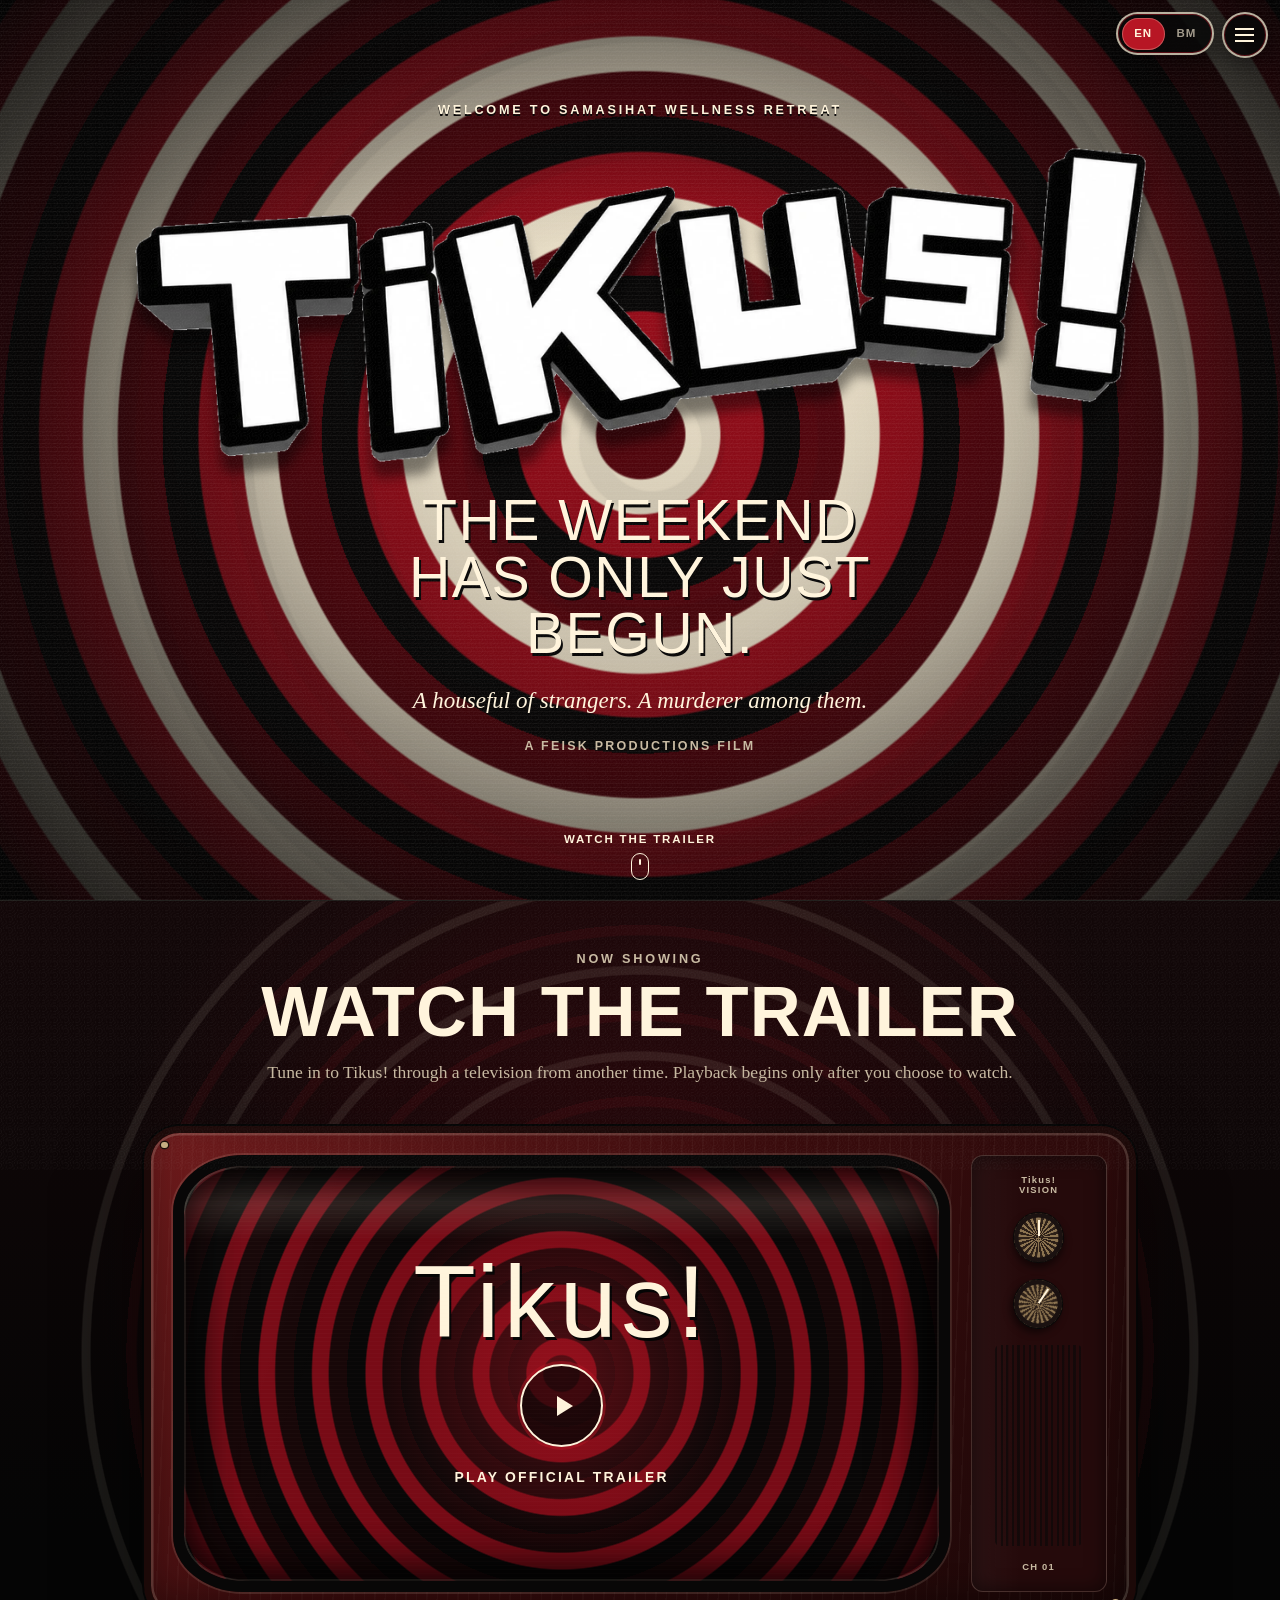
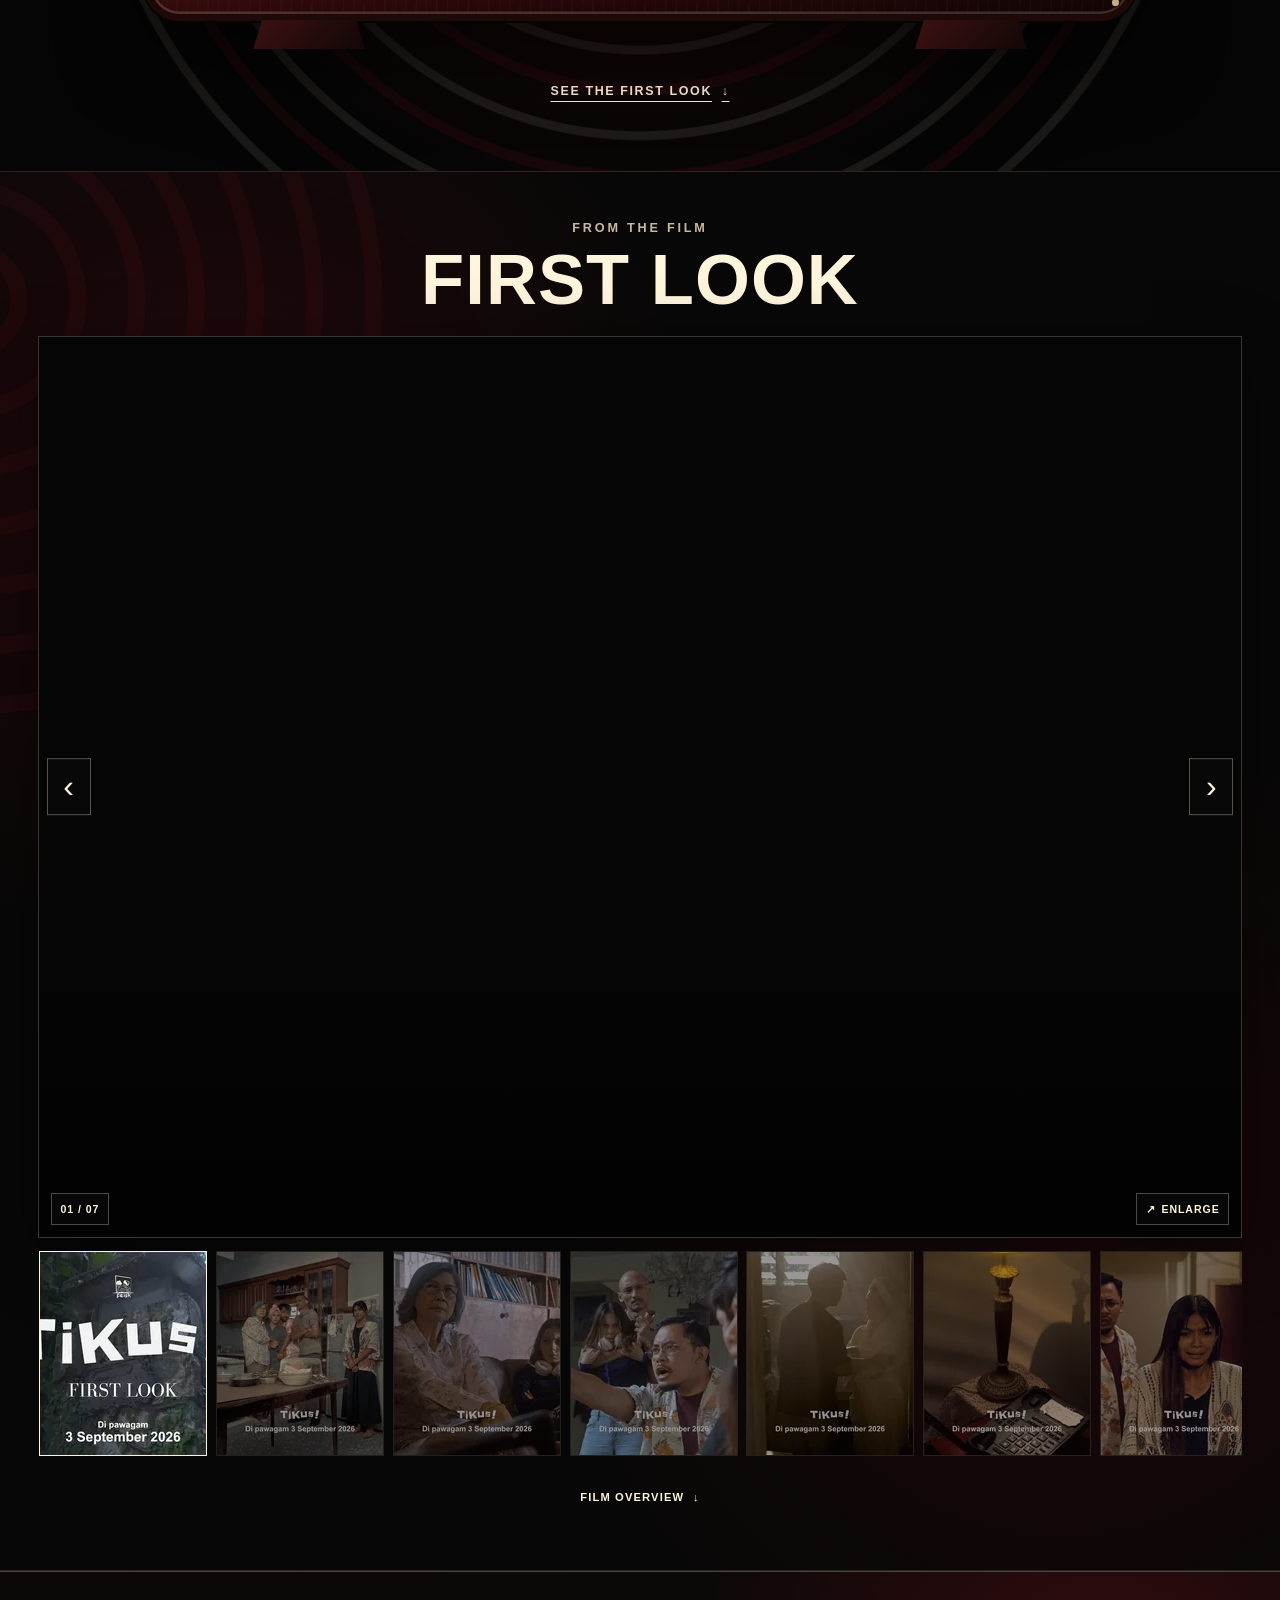
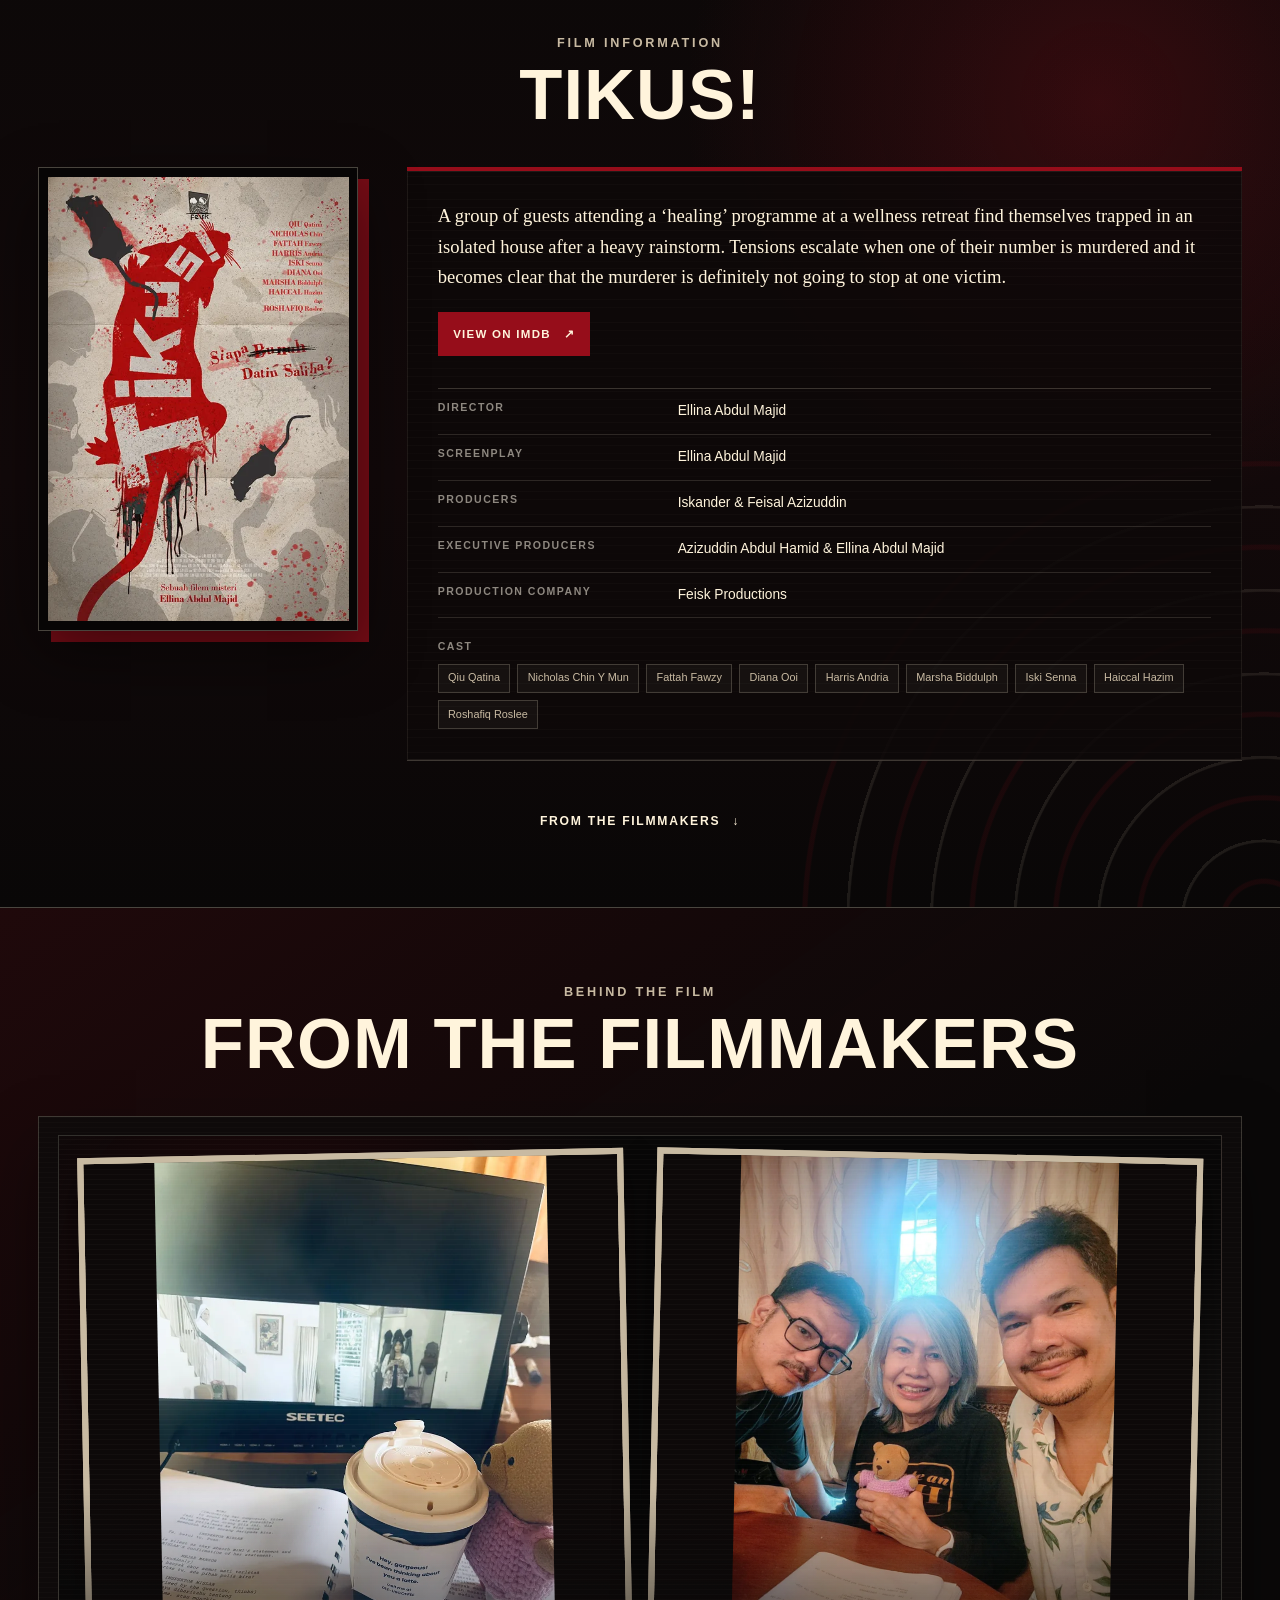
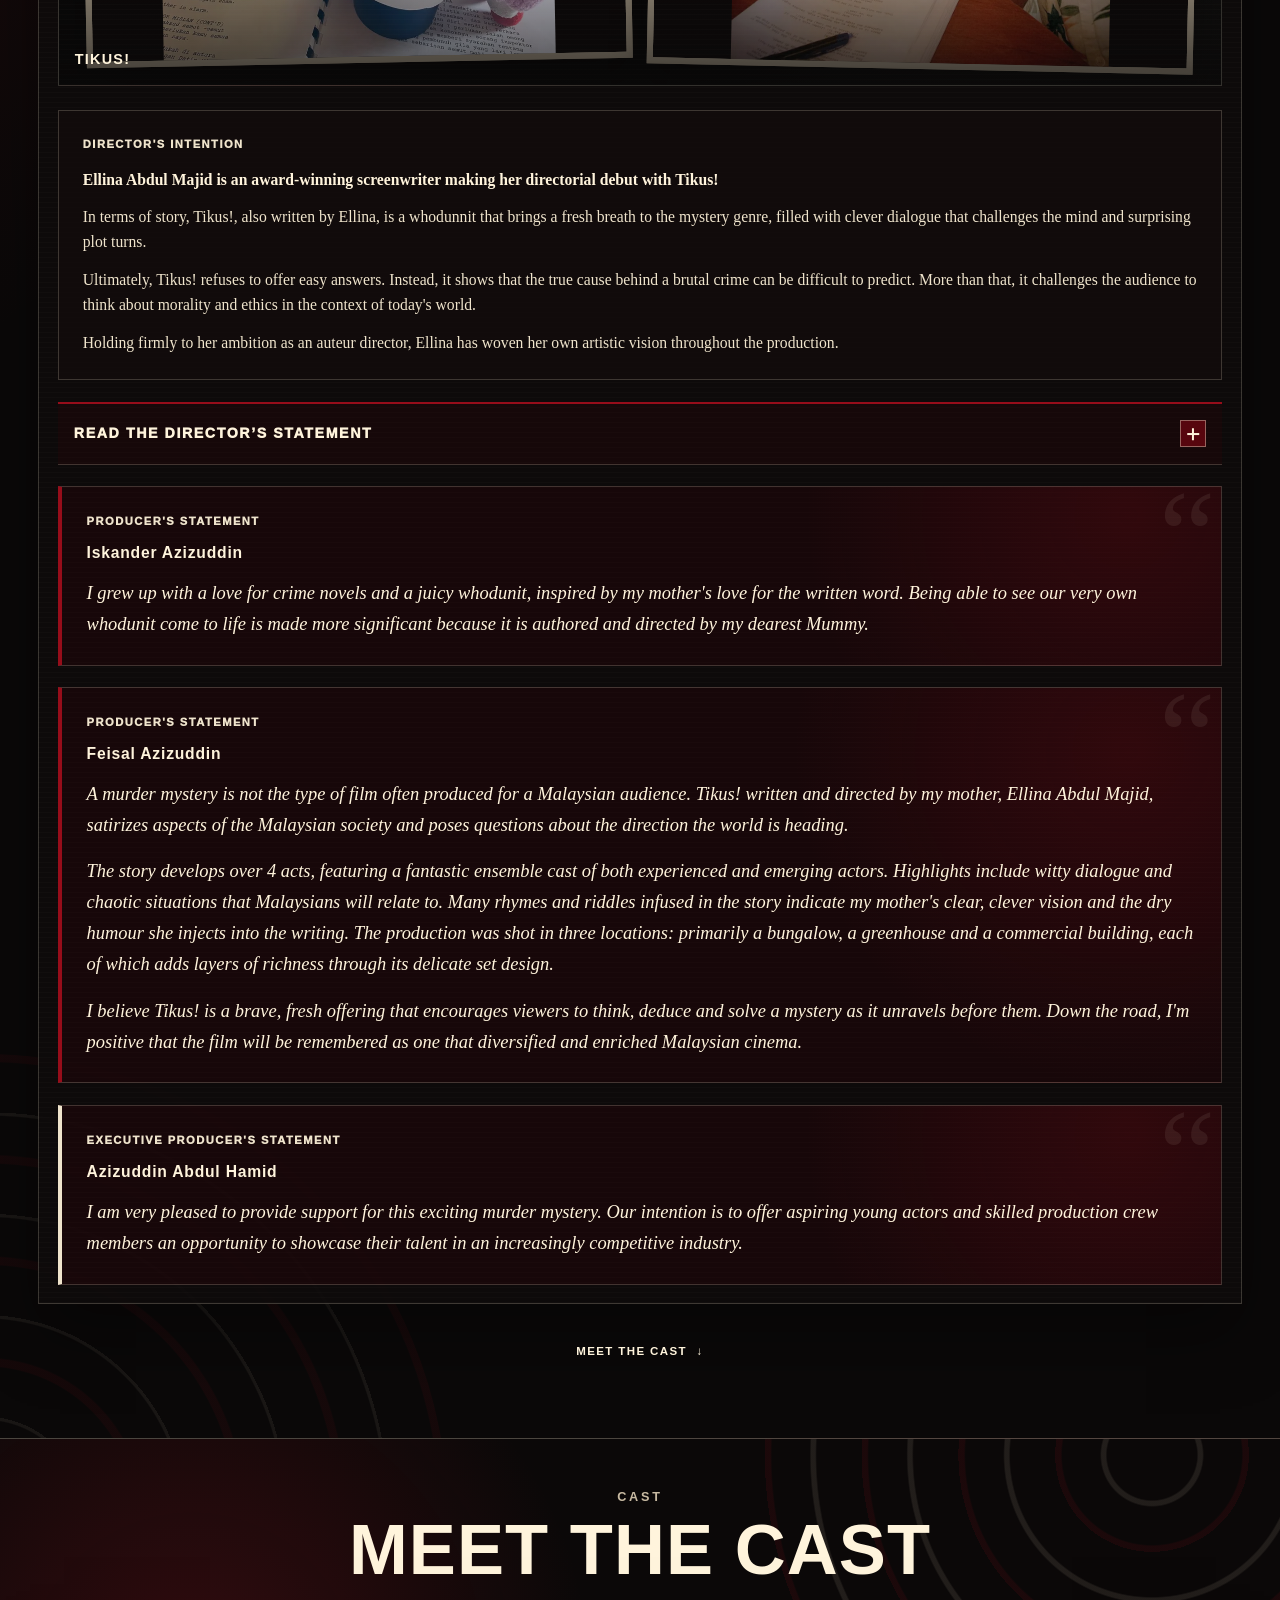
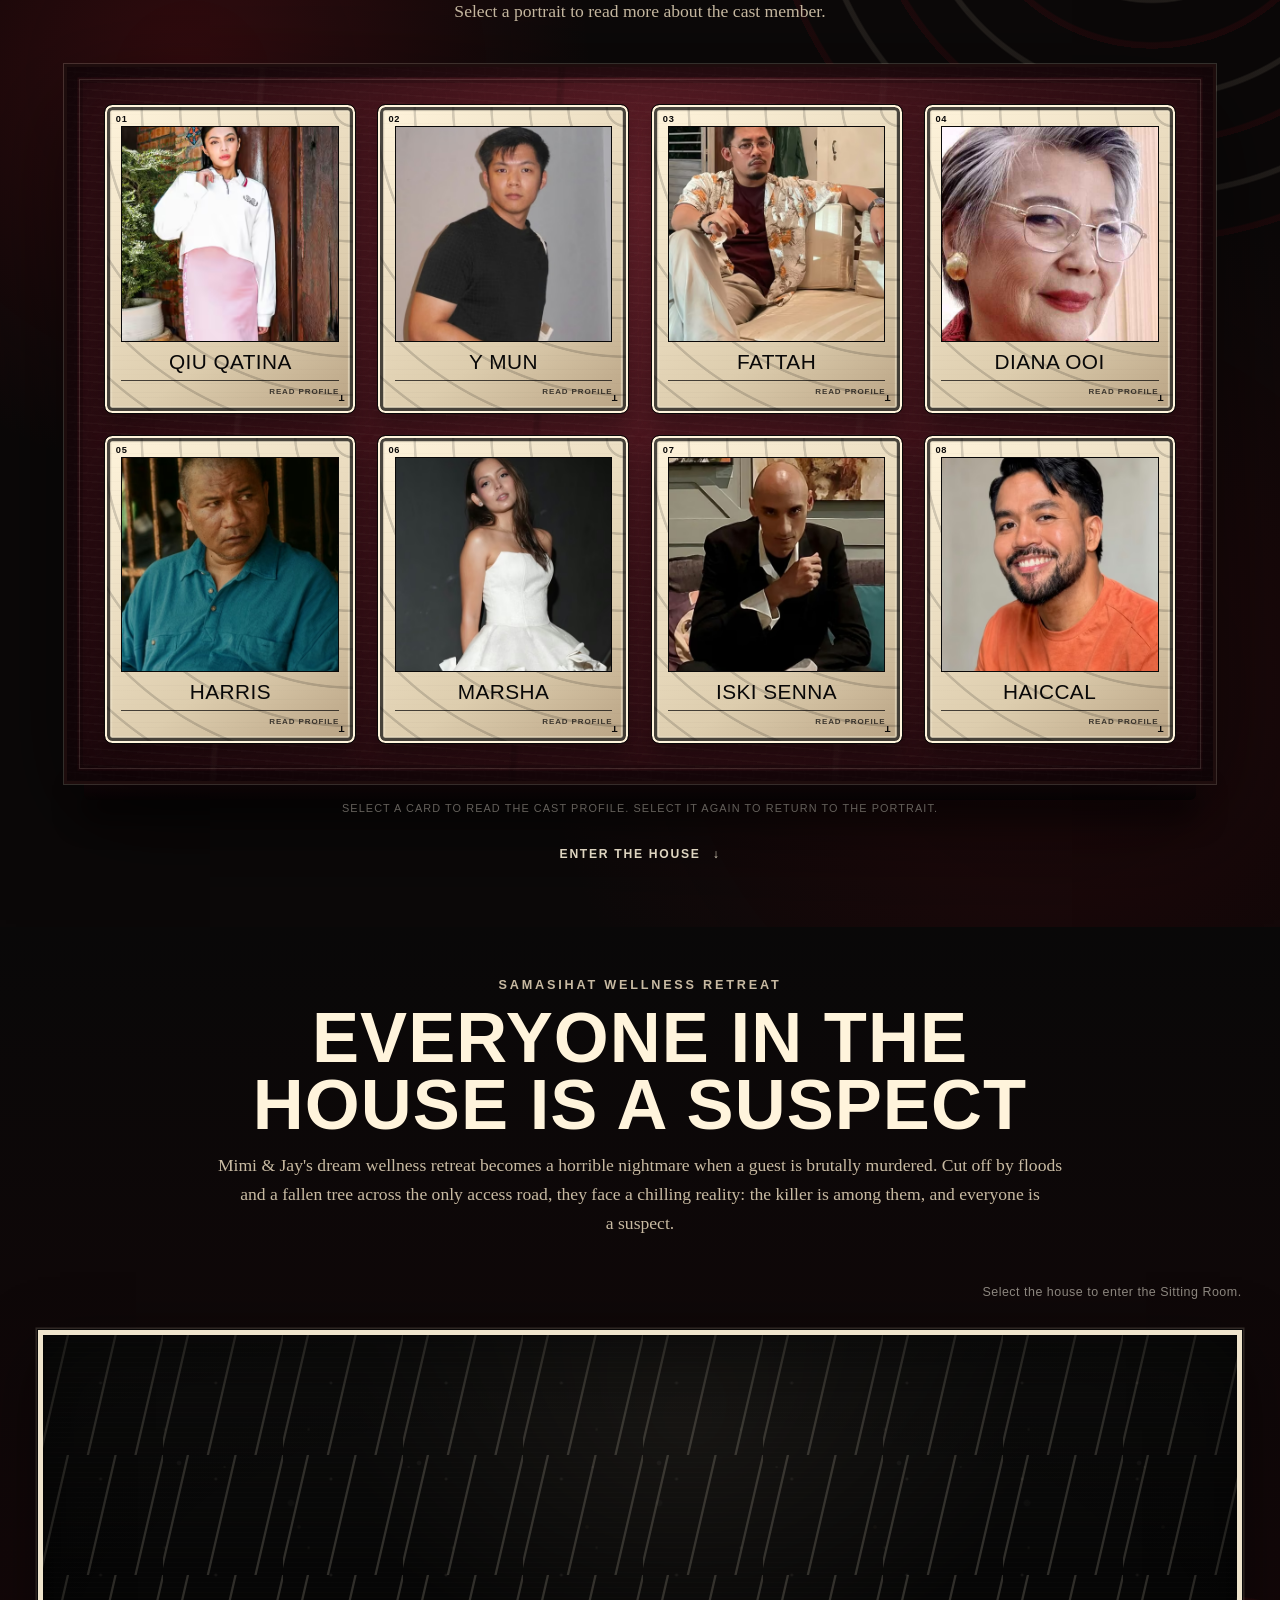
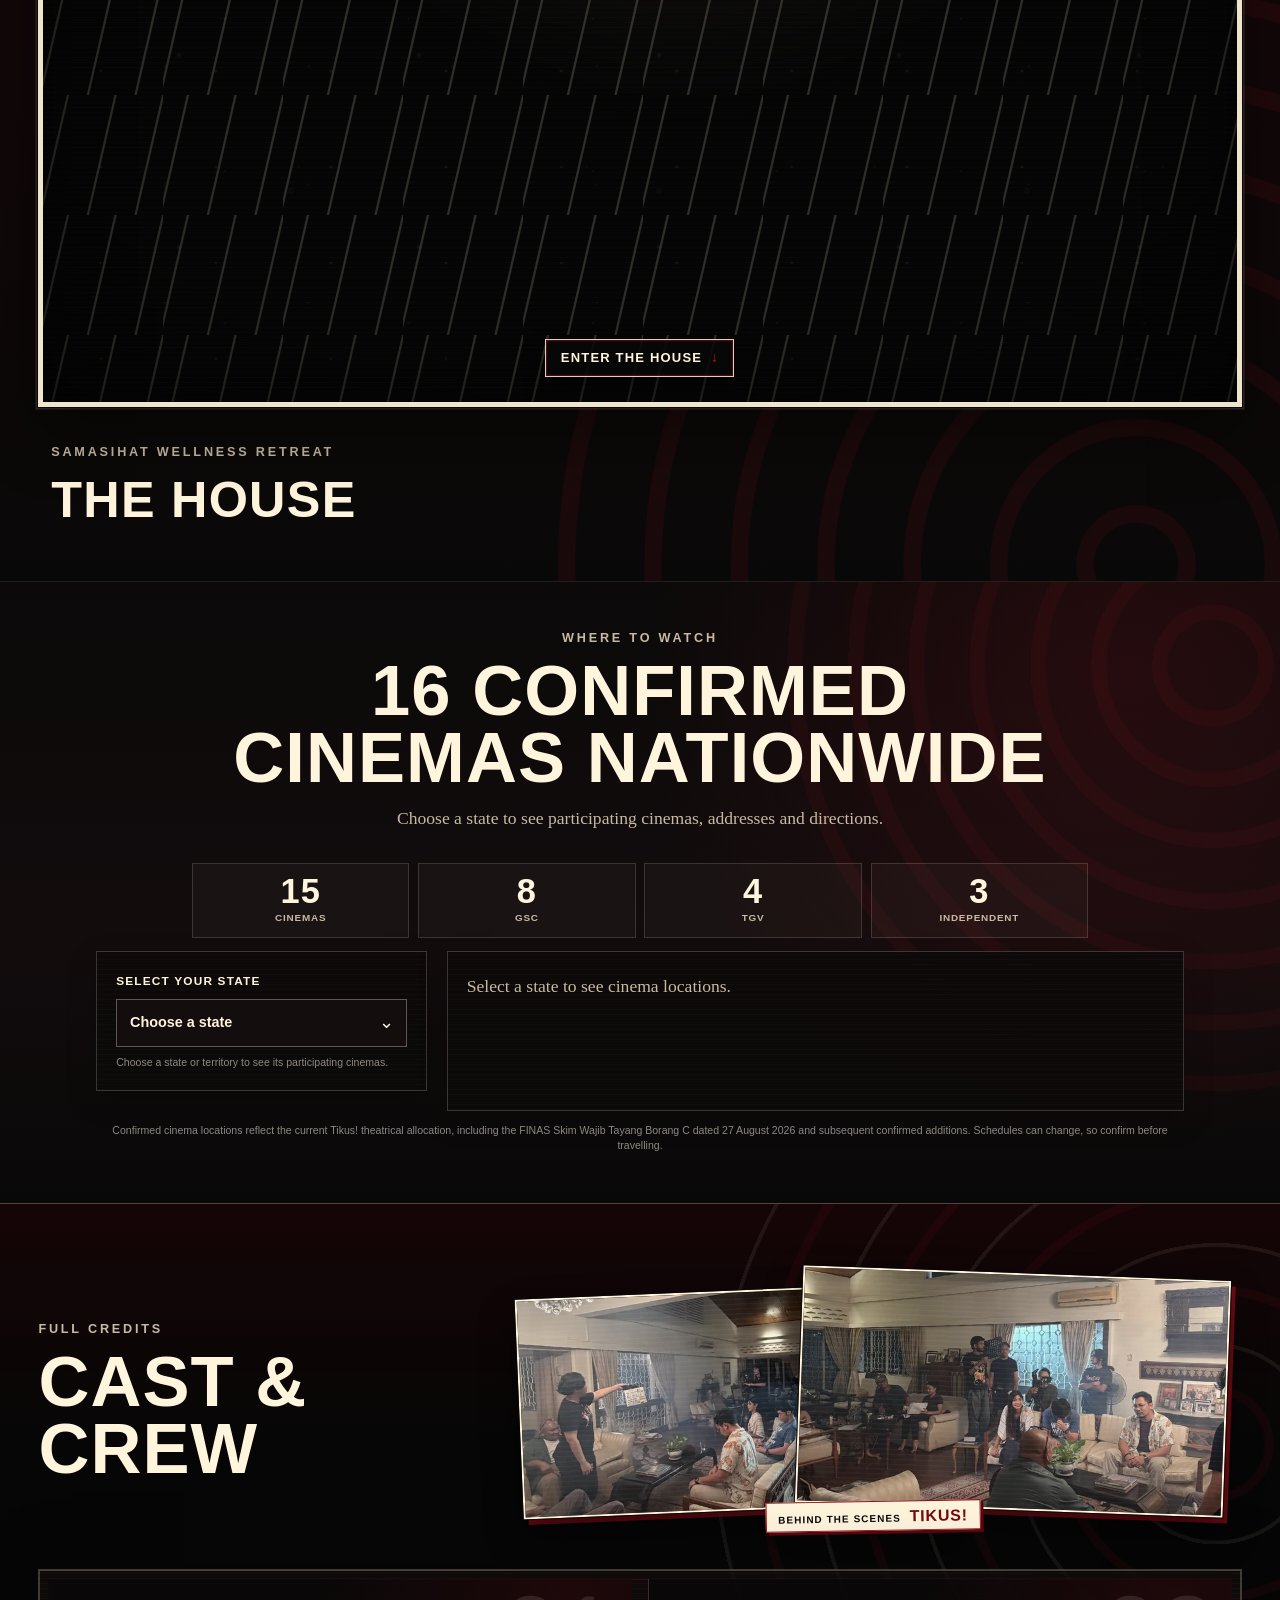
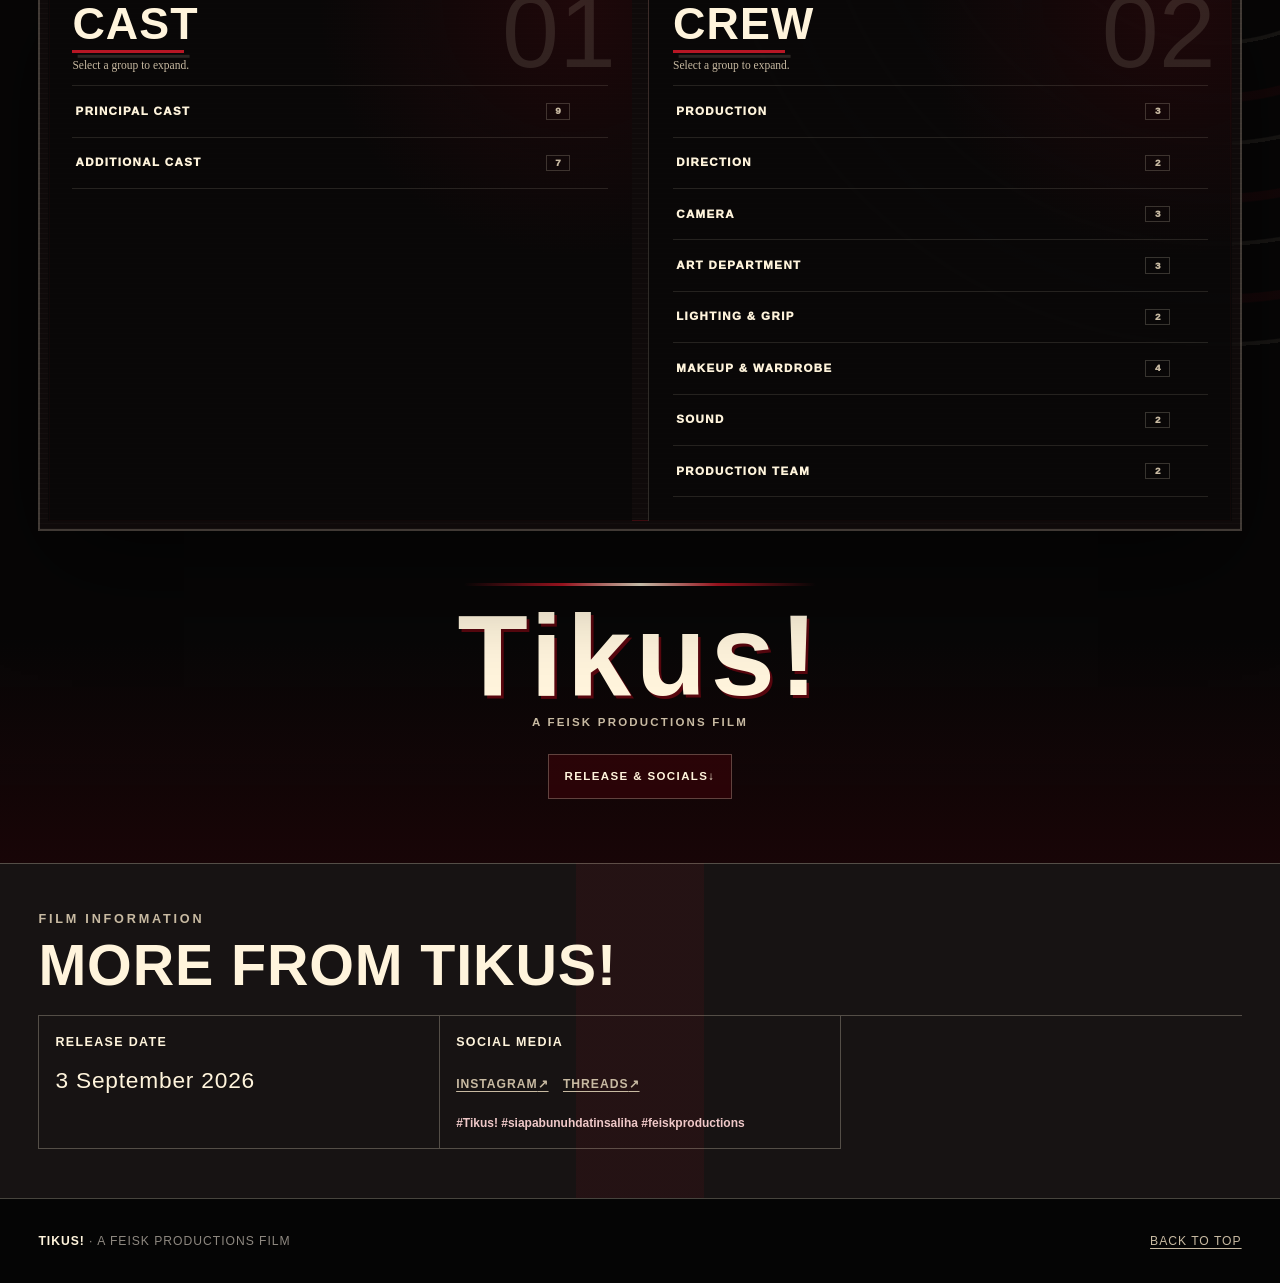
<file: index.html>
<!DOCTYPE html>

<html lang="en">
<head>
<meta charset="utf-8"/>
<meta content="width=device-width, initial-scale=1, viewport-fit=cover" name="viewport"/>
<meta content="#870b17" name="theme-color"/>
<meta content="dark" name="color-scheme"/>
<meta content="Enter Samasihat Wellness Retreat in the official interactive microsite for Tikus!, a Feisk Productions film." data-i18n-content="meta.description" name="description"/>
<title>Tikus! — Official Film Microsite</title>
<link as="image" href="assets/images/title/tikus-title-1200.webp" imagesizes="min(82vw, 74rem)" imagesrcset="assets/images/title/tikus-title-720.webp 720w, assets/images/title/tikus-title-1200.webp 1200w" rel="preload" type="image/webp"/>
<link as="image" href="assets/images/scenes/samasihat-house-exterior-1600.avif" imagesizes="(max-width: 62rem) calc(100vw - 2rem), min(88vw, 100rem)" imagesrcset="assets/images/scenes/samasihat-house-exterior-960.avif 960w, assets/images/scenes/samasihat-house-exterior-1600.avif 1600w" rel="preload" type="image/avif"/>
<script>try{const l=localStorage.getItem('tikus-language-v1');if(l==='ms'||l==='en'){document.documentElement.lang=l;document.documentElement.dataset.language=l;}}catch(e){}</script><link href="css/styles.css" rel="stylesheet"/>
<link href="css/animations.css" rel="stylesheet"/>
<link href="css/arcade.css" rel="stylesheet"/>
<link href="css/tikus-rush.css" rel="stylesheet"/>
<link href="css/tikus-beat.css" rel="stylesheet"/>
<link href="css/tikus-slider.css" rel="stylesheet"/>
<script defer src="js/content-data.js"></script>
<script defer src="js/language-controller.js"></script>
<script defer src="js/analytics.js"></script>
<script defer src="js/navigation-controller.js"></script>
<script defer src="js/credits-controller.js"></script>
<script defer src="js/cinema-data.js"></script>
<script defer src="js/cinema-controller.js"></script>
<script defer src="js/gallery-controller.js"></script>
<script defer src="js/modal-controller.js"></script>
<script defer src="js/scene-controller.js"></script>
<script defer src="js/app.js"></script>
<script defer src="js/tikus-rush-game.js"></script>
<script defer src="js/tikus-beat-game.js"></script>
<script defer src="js/tikus-slider-game.js"></script>
<script defer src="js/arcade-controller.js"></script>
</head>
<body><div class="site-controls" data-dialog-inert="" data-site-controls>
<button aria-checked="false" aria-label="Language: English. Switch to Bahasa Malaysia." class="language-switch" data-language-toggle="" role="switch" type="button"><span aria-hidden="true" class="language-switch__option" data-language-option="en">EN</span><span aria-hidden="true" class="language-switch__option" data-language-option="ms">BM</span></button>
<button aria-controls="site-navigation" aria-expanded="false" aria-label="Open navigation menu" class="menu-toggle" data-menu-toggle data-i18n-aria-label="nav.open" type="button"><span aria-hidden="true" class="menu-toggle__icon"><i></i><i></i><i></i></span><span class="visually-hidden" data-i18n="nav.menu">Menu</span></button>
<nav aria-label="Main navigation" class="site-navigation" data-i18n-aria-label="nav.label" data-site-navigation hidden id="site-navigation">
<div class="site-navigation__inner">
<p class="site-navigation__eyebrow" data-i18n="nav.explore">Explore Tikus!</p>
<a data-nav-link data-i18n="nav.home" href="#main-content">Home</a>
<a data-nav-link data-i18n="nav.trailer" href="#trailer">Trailer</a>
<a data-nav-link data-i18n="nav.firstLook" href="#first-look">First Look</a>
<a data-nav-link data-i18n="nav.filmOverview" href="#film-overview">Film Overview</a>
<a data-nav-link data-i18n="nav.director" href="#director-intention">From the Filmmakers</a>
<a data-nav-link data-i18n="nav.cast" href="#cast">Meet the Cast</a>
<a data-nav-link data-i18n="nav.house" href="#explorer">House &amp; Games</a>
<a data-nav-link data-i18n="nav.cinemas" href="#cinemas">Cinema Locations</a>
<a data-nav-link data-i18n="nav.credits" href="#credits">Credits</a>
<a data-nav-link data-i18n="nav.release" href="#more-from-tikus">Release &amp; Socials</a>
</div>
</nav>
</div>
<a class="skip-link" data-i18n="site.skipExplorer" href="#explorer">Skip to the house explorer</a>
<div aria-hidden="true" class="page-grain"></div>
<main data-dialog-inert="" id="main-content">
<section aria-labelledby="hero-title" class="hero">
<div aria-hidden="true" class="hero__rings"></div>
<div aria-hidden="true" class="hero__shade"></div>
<div class="hero__content">
<p class="eyebrow hero__eyebrow" data-i18n="hero.welcome">Welcome to Samasihat Wellness Retreat</p>
<h1 class="hero__title" id="hero-title">
<picture>
<source sizes="min(82vw, 74rem)" srcset="assets/images/title/tikus-title-720.webp 720w, assets/images/title/tikus-title-1200.webp 1200w" type="image/webp"/>
<img alt="Tikus!" decoding="async" fetchpriority="high" height="392" sizes="min(82vw, 74rem)" src="assets/images/title/tikus-title-1200.png" srcset="assets/images/title/tikus-title-720.png 720w, assets/images/title/tikus-title-1200.png 1200w" width="1200"/>
</picture>
</h1>
<p class="hero__headline" data-i18n="hero.headline">The weekend has only just begun.</p>
<p class="hero__support" data-i18n="hero.support">A houseful of strangers. A murderer among them.</p>
<p class="hero__credit" data-i18n="site.feiskFilm">A Feisk Productions film</p>
</div>
<a aria-label="Scroll to watch the trailer" class="scroll-cue" data-i18n-aria-label="hero.scrollTrailer" href="#trailer">
<span data-i18n="hero.watchTrailer">Watch the trailer</span>
<span aria-hidden="true" class="scroll-cue__mark"></span>
</a>
</section>
<section aria-labelledby="trailer-title" class="trailer-section" id="trailer">
<div aria-hidden="true" class="trailer-section__rings"></div>
<header class="section-heading trailer-section__heading">
<p class="eyebrow" data-i18n="trailer.nowShowing">Now showing</p>
<h2 data-i18n="trailer.heading" id="trailer-title">Watch the trailer</h2>
<p data-i18n="trailer.description">Tune in to Tikus! through a television from another time. Playback begins only after you choose to watch.</p>
</header>
<div aria-label="Retro television trailer player" class="retro-tv" data-i18n-aria-label="trailer.playerLabel">
<div class="retro-tv__cabinet">
<button aria-controls="trailer-dialog" aria-haspopup="dialog" class="retro-tv__screen" data-trailer-open="" type="button">
<span aria-hidden="true" class="retro-tv__screen-art">
<span class="retro-tv__signal">Tikus!</span>
<span class="retro-tv__play-mark"></span>
<span class="retro-tv__screen-label" data-i18n="trailer.playOfficial">Play official trailer</span>
</span>
<span class="visually-hidden" data-i18n="trailer.playOfficialAria">Play the official Tikus! trailer</span>
</button>
<div aria-hidden="true" class="retro-tv__panel">
<span class="retro-tv__brand">Tikus!<br/>VISION</span>
<span class="retro-tv__knob retro-tv__knob--channel"></span>
<span class="retro-tv__knob retro-tv__knob--volume"></span>
<span class="retro-tv__speaker"></span>
<span class="retro-tv__channel">CH 01</span>
</div>
</div>
<div aria-hidden="true" class="retro-tv__feet">
<span></span>
<span></span>
</div>
</div>
<a class="trailer-section__continue" href="#first-look"><span data-i18n="trailer.firstLook">See the first look</span><span aria-hidden="true">↓</span></a>
</section>
<section aria-labelledby="gallery-title" class="gallery-section" id="first-look">
<div aria-hidden="true" class="gallery-section__rings"></div>
<header class="section-heading gallery-section__heading">
<p class="eyebrow" data-i18n="gallery.eyebrow">From the film</p>
<h2 data-i18n="gallery.heading" id="gallery-title">FIRST LOOK</h2>
</header>
<div class="gallery-shell" data-gallery>
<div class="gallery-feature">
<button aria-haspopup="dialog" aria-label="Open still 1 of 7 larger" class="gallery-feature__button" data-gallery-feature type="button">
<picture>
<source data-gallery-feature-webp sizes="(max-width: 48rem) calc(100vw - 2rem), min(88vw, 78rem)" srcset="assets/images/gallery/tikus-first-look-1-960.webp 960w, assets/images/gallery/tikus-first-look-1-1600.webp 1600w" type="image/webp"/>
<img alt="Tikus! first-look film still." data-gallery-feature-image decoding="async" height="900" loading="lazy" sizes="(max-width: 48rem) calc(100vw - 2rem), min(88vw, 78rem)" src="assets/images/gallery/tikus-first-look-1-1600.jpg" srcset="assets/images/gallery/tikus-first-look-1-960.jpg 960w, assets/images/gallery/tikus-first-look-1-1600.jpg 1600w" width="1600"/>
</picture>
<span aria-hidden="true" class="gallery-feature__shade"></span>
<span class="gallery-feature__counter" data-gallery-counter>01 / 07</span>
<span class="gallery-feature__enlarge"><span aria-hidden="true">↗</span> <span data-i18n="gallery.enlarge">Enlarge</span></span>
</button>
<button aria-label="Previous film still" class="gallery-arrow gallery-arrow--previous" data-gallery-prev data-i18n-aria-label="gallery.previous" type="button"><span aria-hidden="true">‹</span></button>
<button aria-label="Next film still" class="gallery-arrow gallery-arrow--next" data-gallery-next data-i18n-aria-label="gallery.next" type="button"><span aria-hidden="true">›</span></button>
</div>
<div aria-label="Tikus! film still thumbnails" class="gallery-filmstrip" data-gallery-strip data-i18n-aria-label="gallery.filmstrip" role="group"></div>
<p aria-atomic="true" aria-live="polite" class="visually-hidden" data-gallery-status></p>
</div>
<a class="gallery-section__continue" href="#film-overview"><span data-i18n="gallery.filmOverview">Film overview</span><span aria-hidden="true">↓</span></a>
</section>
<section aria-labelledby="film-overview-title" class="film-overview" id="film-overview">
<div aria-hidden="true" class="film-overview__rings"></div>
<header class="section-heading film-overview__heading">
<p class="eyebrow" data-i18n="overview.eyebrow">Film information</p>
<h2 data-i18n="overview.heading" id="film-overview-title">Tikus!</h2>
</header>
<div class="film-overview__card">
<figure class="film-overview__poster">
<picture>
<source sizes="(max-width: 48rem) min(76vw, 30rem), 20rem" srcset="assets/images/poster/tikus-official-poster-480.webp 480w, assets/images/poster/tikus-official-poster-670.webp 670w" type="image/webp"/>
<img alt="Official Tikus! film poster in a distressed red, black and warm paper collage style." data-i18n-alt="overview.posterAlt" decoding="async" height="992" loading="lazy" sizes="(max-width: 48rem) min(76vw, 30rem), 20rem" src="assets/images/poster/tikus-official-poster-670.jpg" srcset="assets/images/poster/tikus-official-poster-480.jpg 480w, assets/images/poster/tikus-official-poster-670.jpg 670w" width="670"/>
</picture>
</figure>
<div class="film-overview__content">
<p class="film-overview__synopsis" data-i18n="overview.synopsis">A group of guests attending a ‘healing’ programme at a wellness retreat find themselves trapped in an isolated house after a heavy rainstorm. Tensions escalate when one of their number is murdered and it becomes clear that the murderer is definitely not going to stop at one victim.</p>
<div class="film-overview__primary-link">
<a aria-label="Open the Tikus! page on IMDb in a new tab" class="film-overview__button" data-i18n-aria-label="overview.imdbAria" href="https://www.imdb.com/title/tt43730956/" rel="noopener noreferrer" target="_blank"><span data-i18n="overview.imdb">View on IMDb</span><span aria-hidden="true">↗</span></a>
</div>
<dl class="film-overview__credits">
<div><dt data-i18n="overview.director">Director</dt><dd>Ellina Abdul Majid</dd></div>
<div><dt data-i18n="overview.screenplay">Screenplay</dt><dd>Ellina Abdul Majid</dd></div>
<div><dt data-i18n="overview.producers">Producers</dt><dd>Iskander &amp; Feisal Azizuddin</dd></div>
<div><dt data-i18n="overview.executiveProducers">Executive Producers</dt><dd>Azizuddin Abdul Hamid &amp; Ellina Abdul Majid</dd></div>
<div><dt data-i18n="overview.productionCompany">Production Company</dt><dd>Feisk Productions</dd></div>
</dl>
<div class="film-overview__cast-block">
<h3 data-i18n="overview.cast">Cast</h3>
<ul class="film-overview__cast-list">
<li>Qiu Qatina</li>
<li>Nicholas Chin Y Mun</li>
<li>Fattah Fawzy</li>
<li>Diana Ooi</li>
<li>Harris Andria</li>
<li>Marsha Biddulph</li>
<li>Iski Senna</li>
<li>Haiccal Hazim</li>
<li>Roshafiq Roslee</li>
</ul>
</div>
</div>
</div>
<a class="film-overview__continue" href="#director-intention"><span data-i18n="overview.directorIntention">From the filmmakers</span><span aria-hidden="true">↓</span></a>
</section>
<section aria-labelledby="director-intention-title" class="director-intention" id="director-intention">
<div aria-hidden="true" class="director-intention__rings"></div>
<header class="section-heading director-intention__heading">
<p class="eyebrow" data-i18n="director.eyebrow">Behind the film</p>
<h2 data-i18n="director.heading" id="director-intention-title">From the Filmmakers</h2>
</header>
<div class="filmmakers-card">
<div class="filmmakers-overview">
<figure class="filmmakers-collage">
<picture class="filmmakers-photo filmmakers-photo--monitor">
<source type="image/webp" srcset="assets/images/editorial/filmmakers-monitor-640.webp 640w, assets/images/editorial/filmmakers-monitor-960.webp 960w"/>
<img src="assets/images/editorial/filmmakers-monitor-960.jpg" srcset="assets/images/editorial/filmmakers-monitor-640.jpg 640w, assets/images/editorial/filmmakers-monitor-960.jpg 960w" sizes="(max-width: 44rem) 50vw, 46vw" width="756" height="960" loading="lazy" decoding="async" alt="Behind-the-scenes photograph of a production monitor, screenplay pages, coffee cup and teddy bear during the making of Tikus!." data-i18n-alt="director.photoMonitorAlt"/>
</picture>
<picture class="filmmakers-photo filmmakers-photo--family">
<source type="image/webp" srcset="assets/images/editorial/filmmakers-family-640.webp 640w, assets/images/editorial/filmmakers-family-960.webp 960w"/>
<img src="assets/images/editorial/filmmakers-family-960.jpg" srcset="assets/images/editorial/filmmakers-family-640.jpg 640w, assets/images/editorial/filmmakers-family-960.jpg 960w" sizes="(max-width: 44rem) 50vw, 46vw" width="960" height="1280" loading="lazy" decoding="async" alt="Behind-the-scenes photograph of members of the Tikus! creative team seated together with screenplay pages." data-i18n-alt="director.photoFamilyAlt"/>
</picture>
<figcaption><strong>Tikus!</strong></figcaption>
</figure>
<div class="filmmakers-copy">
<article class="director-intention__card">
<p class="filmmakers-copy__eyebrow" data-i18n="director.intentionLabel">Director's Intention</p>
<div class="director-intention__intro">
<p data-i18n="director.intro1">Ellina Abdul Majid is an award-winning screenwriter making her directorial debut with Tikus!</p>
<p data-i18n="director.intro2">In terms of story, Tikus!, also written by Ellina, is a whodunnit that brings a fresh breath to the mystery genre, filled with clever dialogue that challenges the mind and surprising plot turns.</p>
<p data-i18n="director.intro3">Ultimately, Tikus! refuses to offer easy answers. Instead, it shows that the true cause behind a brutal crime can be difficult to predict. More than that, it challenges the audience to think about morality and ethics in the context of today's world.</p>
<p data-i18n="director.intro4">Holding firmly to her ambition as an auteur director, Ellina has woven her own artistic vision throughout the production.</p>
</div>
</article>
<details class="director-statement">
<summary><span data-i18n="director.statementSummary">Read the Director’s Statement</span><span aria-hidden="true" class="director-statement__mark"></span></summary>
<blockquote class="director-statement__body">
<p data-i18n="director.statement1">For this story, I drew inspiration from the locked-room mystery, an idea often used by mystery writers around the world. Usually, these mystery stories are set in an isolated, quiet location.</p>
<p data-i18n="director.statement2">There also need to be characters with very different, strange personalities. They have to be cut off from outside help, become suspicious, and realise that something is not right.</p>
<p data-i18n="director.statement3">In terms of cinematography, I use lighting to show a character's inner emotions and mindset, rather than merely so the audience can see the scene.</p>
<p data-i18n="director.statement4">I also often play with shadows using high-contrast lighting, so the characters look as though they are trapped in a web of conspiracy and mystery.</p>
<p data-i18n="director.statement5">At times I choose dull grey light for interior spaces, as a sign of the bad weather outside and, sometimes, as a symbol of the confusion and despair felt by certain characters.</p>
<p data-i18n="director.statement6">Rather than relying on the traditional use of “talking heads” shots and “quick glance” shots, I tried to direct the camera's movement as an invisible narrator. In this way, the audience does not feel that they are simply watching a film; they feel as if they too are trapped behind the silver screen.</p>
<p data-i18n="director.statement7">I also use several everyday items and objects as “Easter eggs” — secret clues — to suggest the hidden meaning behind a character's dialogue and to foreshadow what comes later.</p>
<p data-i18n="director.statement8">For me, as Writer and Director, Tikus! is my love letter to the whodunnit genre.</p>
<p data-i18n="director.statement9">It is often said that a great murder mystery depends on a clever twist. But my film Tikus! also depends greatly on the powerful performances of every actor, keeping audiences constantly turning things over in their minds as they try to guess who the real murderer is among all the characters.</p>
<p data-i18n="director.statement10">I feel fortunate to have had the opportunity to work with such a talented and passionate cast.</p>
<p data-i18n="director.statement11">And with a production crew who are experts in their respective fields, deeply committed and willing to go all out, Alhamdulillah, I am truly grateful.</p>
<p data-i18n="director.statement12">Above all, I am proud to say that the entire creative process from beginning to end — our cast and crew, including post-production — was realised 100% by homegrown Malaysian creative talent.</p>
<p data-i18n="director.statement13">With humility, I sincerely hope that Tikus! will entertain audiences while also touching them with the message behind the story we want to share.</p>
</blockquote>
</details>
<aside class="producer-statement" aria-labelledby="producer-statement-title">
<p class="filmmakers-copy__eyebrow" data-i18n="producer.eyebrow">Producer's Statement</p>
<h3 class="visually-hidden" data-i18n="producer.heading" id="producer-statement-title">Producer's Statement</h3>
<p class="filmmakers-statement__name" data-i18n="producer.name">Iskander Azizuddin</p>
<blockquote data-i18n="producer.statement">I grew up with a love for crime novels and a juicy whodunit, inspired by my mother's love for the written word. Being able to see our very own whodunit come to life is made more significant because it is authored and directed by my dearest Mummy.</blockquote>
</aside>
<aside class="producer-statement" aria-labelledby="producer-feisal-statement-title">
<p class="filmmakers-copy__eyebrow" data-i18n="producerFeisal.eyebrow">Producer's Statement</p>
<h3 class="visually-hidden" data-i18n="producerFeisal.heading" id="producer-feisal-statement-title">Producer's Statement</h3>
<p class="filmmakers-statement__name" data-i18n="producerFeisal.name">Feisal Azizuddin</p>
<blockquote>
<p data-i18n="producerFeisal.statement1">A murder mystery is not the type of film often produced for a Malaysian audience. Tikus! written and directed by my mother, Ellina Abdul Majid, satirizes aspects of the Malaysian society and poses questions about the direction the world is heading.</p>
<p data-i18n="producerFeisal.statement2">The story develops over 4 acts, featuring a fantastic ensemble cast of both experienced and emerging actors. Highlights include witty dialogue and chaotic situations that Malaysians will relate to. Many rhymes and riddles infused in the story indicate my mother's clear, clever vision and the dry humour she injects into the writing. The production was shot in three locations: primarily a bungalow, a greenhouse and a commercial building, each of which adds layers of richness through its delicate set design.</p>
<p data-i18n="producerFeisal.statement3">I believe Tikus! is a brave, fresh offering that encourages viewers to think, deduce and solve a mystery as it unravels before them. Down the road, I'm positive that the film will be remembered as one that diversified and enriched Malaysian cinema.</p>
</blockquote>
</aside>
<aside class="producer-statement executive-producer-statement" aria-labelledby="executive-producer-statement-title">
<p class="filmmakers-copy__eyebrow" data-i18n="executiveProducer.eyebrow">Executive Producer's Statement</p>
<h3 class="visually-hidden" data-i18n="executiveProducer.heading" id="executive-producer-statement-title">Executive Producer's Statement</h3>
<p class="filmmakers-statement__name" data-i18n="executiveProducer.name">Azizuddin Abdul Hamid</p>
<blockquote data-i18n="executiveProducer.statement">I am very pleased to provide support for this exciting murder mystery. Our intention is to offer aspiring young actors and skilled production crew members an opportunity to showcase their talent in an increasingly competitive industry.</blockquote>
</aside>
</div>
</div>
</div>
<a class="director-intention__continue" href="#cast"><span data-i18n="director.meetCast">Meet the cast</span><span aria-hidden="true">↓</span></a>
</section>
<section aria-labelledby="cast-title" class="cast-section" id="cast">
<div aria-hidden="true" class="cast-section__rings"></div>
<header class="section-heading cast-section__heading">
<p class="eyebrow" data-i18n="cast.eyebrow">Cast</p>
<h2 data-i18n="cast.heading" id="cast-title">Meet the cast</h2>
<p data-i18n="cast.intro">Select a portrait to read more about the cast member.</p>
</header>
<div aria-label="Cast portrait cards" class="cast-table" data-i18n-aria-label="cast.tableLabel" role="group">
<div aria-hidden="true" class="cast-table__edge"></div>
<div class="cast-grid" data-cast-grid=""></div>
<p aria-atomic="true" aria-live="polite" class="visually-hidden" data-cast-status=""></p>
</div>
<p class="cast-section__instruction" data-i18n="cast.instruction">Select a card to read the cast profile. Select it again to return to the portrait.</p>
<a class="cast-section__continue" href="#explorer"><span data-i18n="cast.enterHouse">Enter the house</span><span aria-hidden="true">↓</span></a>
</section>
<section aria-labelledby="explorer-title" class="explorer" data-active-scene="house" data-scene-explorer="" id="explorer" tabindex="-1">
<div aria-hidden="true" class="explorer__rings"></div>
<header class="section-heading">
<p class="eyebrow" data-i18n="explorer.eyebrow">Samasihat Wellness Retreat</p>
<h2 data-i18n="explorer.heading" id="explorer-title">EVERYONE IN THE HOUSE IS A SUSPECT</h2>
<p data-i18n="explorer.synopsis">Mimi &amp; Jay's dream wellness retreat becomes a horrible nightmare when a guest is brutally murdered. Cut off by floods and a fallen tree across the only access road, they face a chilling reality: the killer is among them, and everyone is a suspect.</p>
</header>
<div aria-busy="false" class="scene-explorer">
<div class="scene-toolbar">
<button class="return-button" data-return-house hidden type="button"><span aria-hidden="true">←</span>
<span data-i18n="explorer.returnHouse">Return to House</span></button>
<p class="scene-instruction" data-i18n="explorer.instructionHouse" data-scene-instruction="" id="scene-instruction">Select the house to enter the Sitting Room.</p>
</div>
<div aria-describedby="scene-instruction" class="scene-stage" data-scene-stage="">
<picture data-scene-picture="">
<source data-scene-source="avif" sizes="(max-width: 62rem) calc(100vw - 2rem), min(88vw, 100rem)" srcset="assets/images/scenes/samasihat-house-exterior-960.avif 960w, assets/images/scenes/samasihat-house-exterior-1600.avif 1600w" type="image/avif"/>
<source data-scene-source="webp" sizes="(max-width: 62rem) calc(100vw - 2rem), min(88vw, 100rem)" srcset="assets/images/scenes/samasihat-house-exterior-960.webp 960w, assets/images/scenes/samasihat-house-exterior-1600.webp 1600w" type="image/webp"/>
<img alt="A wide retro illustration of the isolated Samasihat bungalow at night, surrounded by dark trees and a crimson sky." data-i18n-alt="scene.house.alt" data-scene-image="" decoding="async" fetchpriority="high" height="941" sizes="(max-width: 62rem) calc(100vw - 2rem), min(88vw, 100rem)" src="assets/images/scenes/samasihat-house-exterior-1600.jpg" srcset="assets/images/scenes/samasihat-house-exterior-960.jpg 960w, assets/images/scenes/samasihat-house-exterior-1600.jpg 1600w" width="1672"/>
</picture>
<div aria-hidden="true" class="scene-ambient">
<span class="scene-ambient__light"></span>
<span class="scene-ambient__weather"></span>
<span class="scene-ambient__dust"></span>
</div>
<div aria-hidden="true" class="scene-stage__vignette"></div>
<div aria-label="Interactive scene points" class="hotspot-layer" data-hotspot-layer="" data-i18n-aria-label="explorer.hotspotLayer"></div>
<div class="scene-navigation-layer" data-scene-navigation-layer="">
<button aria-label="Enter the house and open the Sitting Room" class="scene-entry" data-i18n-aria-label="explorer.entryAria" data-scene-target="sitting-room" data-visible-scene="house" type="button">
<span class="scene-entry__label" data-i18n="explorer.enterHouse">Enter the house</span>
</button>
</div>
<div aria-hidden="true" class="iris-transition" data-iris="" hidden=""></div>
</div>
<div class="scene-caption">
<p class="eyebrow" data-i18n="scene.house.eyebrow" data-scene-eyebrow="">Samasihat Wellness Retreat</p>
<h3 data-i18n="scene.house.title" data-scene-title="">The House</h3>
</div>
<p aria-atomic="true" aria-live="polite" class="visually-hidden" data-scene-status=""></p>
</div>
</section>
<section aria-labelledby="cinema-title" class="cinema-section" id="cinemas">
<div aria-hidden="true" class="cinema-section__rings"></div>
<header class="section-heading cinema-section__heading">
<p class="eyebrow" data-i18n="cinema.eyebrow">Where to watch</p>
<h2 data-i18n="cinema.heading" id="cinema-title">16 cinemas nationwide</h2>
<p data-i18n="cinema.intro">Choose a state to see participating cinemas, addresses and directions.</p>
</header>
<div aria-label="Tikus! cinema release network: 16 confirmed cinemas, 8 GSC, 5 TGV and 3 independent cinemas" class="cinema-stats" data-i18n-aria-label="cinema.statsLabel">
<div><strong>15</strong><span data-i18n="cinema.cinemas">Cinemas</span></div>
<div><strong>8</strong><span>GSC</span></div>
<div><strong>4</strong><span>TGV</span></div>
<div><strong>3</strong><span data-i18n="cinema.independent">Independent</span></div>
</div>
<div class="cinema-finder">
<div class="cinema-finder__controls">
<label data-i18n="cinema.selectorLabel" for="cinema-state-select">Select your state</label>
<div class="cinema-select-shell">
<select aria-describedby="cinema-state-help" data-cinema-state id="cinema-state-select"></select>
<span aria-hidden="true" class="cinema-select-shell__arrow">⌄</span>
</div>
<p data-i18n="cinema.selectorHelp" id="cinema-state-help">Choose a state or territory to see its participating cinemas.</p>
</div>
<div class="cinema-finder__results" data-cinema-results>
<p class="cinema-finder__empty" data-i18n="cinema.empty">Select a state to see cinema locations.</p>
</div>
<p aria-atomic="true" aria-live="polite" class="visually-hidden" data-cinema-status></p>
</div>
<p class="cinema-section__disclaimer" data-i18n="cinema.disclaimer">Confirmed cinema locations are based on FINAS Skim Wajib Tayang Borang C dated 27 August 2026. Schedules can change, so confirm before travelling.</p>
</section>
<section aria-labelledby="credits-title" class="credits-section" id="credits">
<div aria-hidden="true" class="credits-section__rings"></div>
<div class="credits-masthead">
<header class="section-heading credits-section__heading">
<p class="eyebrow" data-i18n="credits.eyebrow">Full credits</p>
<h2 data-i18n="credits.heading" id="credits-title">Cast &amp; Crew</h2>
</header>
<figure class="credits-photo-collage">
<picture class="credits-photo credits-photo--one">
<source type="image/webp" srcset="assets/images/crew/tikus-bts-1-640.webp 640w, assets/images/crew/tikus-bts-1-960.webp 960w" sizes="(max-width: 48rem) 60vw, 34rem"/>
<img src="assets/images/crew/tikus-bts-1-960.jpg" srcset="assets/images/crew/tikus-bts-1-640.jpg 640w, assets/images/crew/tikus-bts-1-960.jpg 960w" sizes="(max-width: 48rem) 60vw, 34rem" width="960" height="1280" loading="lazy" decoding="async" alt="Behind-the-scenes photograph of the Tikus! cast and crew filming in the sitting room." data-i18n-alt="credits.btsAltOne"/>
</picture>
<picture class="credits-photo credits-photo--two">
<source type="image/webp" srcset="assets/images/crew/tikus-bts-2-640.webp 640w, assets/images/crew/tikus-bts-2-960.webp 960w" sizes="(max-width: 48rem) 60vw, 34rem"/>
<img src="assets/images/crew/tikus-bts-2-960.jpg" srcset="assets/images/crew/tikus-bts-2-640.jpg 640w, assets/images/crew/tikus-bts-2-960.jpg 960w" sizes="(max-width: 48rem) 60vw, 34rem" width="960" height="1280" loading="lazy" decoding="async" alt="Behind-the-scenes photograph of the Tikus! production team preparing a sitting-room scene." data-i18n-alt="credits.btsAltTwo"/>
</picture>
<figcaption><span data-i18n="credits.bts">Behind the scenes</span><strong>Tikus!</strong></figcaption>
</figure>
</div>
<div class="credits-programme">
<section aria-labelledby="credits-cast-title" class="credits-column credits-column--cast" data-credit-accordion>
<p class="credits-column__number" aria-hidden="true">01</p>
<h3 data-i18n="credits.cast" id="credits-cast-title">Cast</h3>
<p class="credits-column__hint" data-i18n="credits.expandHint">Select a group to expand.</p>
<details class="credits-group">
<summary><span data-i18n="credits.principalCast">Principal Cast</span><span aria-hidden="true" class="credits-group__count">9</span><span aria-hidden="true" class="credits-group__mark"></span></summary>
<div class="credits-group__body">
<ul class="credits-name-list">
<li>Qiu Qatina</li>
<li>Nicholas Chin Y Mun</li>
<li>Fattah Fawzy</li>
<li>Diana Ooi</li>
<li>Harris Andria</li>
<li>Marsha Biddulph</li>
<li>Iski Senna</li>
<li>Haiccal Hazim</li>
<li>Roshafiq Roslee</li>
</ul>
</div>
</details>
<details class="credits-group credits-group--additional">
<summary><span data-i18n="credits.additionalCast">Additional Cast</span><span aria-hidden="true" class="credits-group__count">7</span><span aria-hidden="true" class="credits-group__mark"></span></summary>
<div class="credits-group__body">
<ul class="credits-name-list">
<li>Azizi Nazril</li>
<li>Darian Pinto</li>
<li>Afiqah Maisara</li>
<li>Addison Low Chee Ren</li>
<li>Dollah Meiden</li>
<li>Luffy</li>
<li>Siti Sofea Amizi</li>
</ul>
</div>
</details>
</section>
<section aria-labelledby="credits-crew-title" class="credits-column credits-column--crew" data-credit-accordion>
<p class="credits-column__number" aria-hidden="true">02</p>
<h3 data-i18n="credits.crew" id="credits-crew-title">Crew</h3>
<p class="credits-column__hint" data-i18n="credits.expandHint">Select a group to expand.</p>
<details class="credits-group">
<summary><span data-i18n="credits.group.production">Production</span><span aria-hidden="true" class="credits-group__count">3</span><span aria-hidden="true" class="credits-group__mark"></span></summary>
<div class="credits-group__body"><dl class="credits-list">
<div><dt>Producer</dt><dd>Iskander Azizuddin<br/>Feisal Azizuddin</dd></div>
<div><dt>Executive Producer</dt><dd>Azizuddin Abdul Hamid<br/>Ellina Abdul Majid</dd></div>
<div><dt>Line Producer</dt><dd>Arianna Low</dd></div>
</dl></div>
</details>
<details class="credits-group">
<summary><span data-i18n="credits.group.direction">Direction</span><span aria-hidden="true" class="credits-group__count">2</span><span aria-hidden="true" class="credits-group__mark"></span></summary>
<div class="credits-group__body"><dl class="credits-list">
<div><dt>Director</dt><dd>Ellina Abdul Majid</dd></div>
<div><dt>AD</dt><dd>Feisal Azizuddin</dd></div>
</dl></div>
</details>
<details class="credits-group">
<summary><span data-i18n="credits.group.camera">Camera</span><span aria-hidden="true" class="credits-group__count">3</span><span aria-hidden="true" class="credits-group__mark"></span></summary>
<div class="credits-group__body"><dl class="credits-list">
<div><dt>DOP</dt><dd>Alex Wong Kam Thim</dd></div>
<div><dt>Cam Op</dt><dd>Iskandar Sani</dd></div>
<div><dt>DIT</dt><dd>Azim Rizal</dd></div>
</dl></div>
</details>
<details class="credits-group">
<summary><span data-i18n="credits.group.art">Art Department</span><span aria-hidden="true" class="credits-group__count">3</span><span aria-hidden="true" class="credits-group__mark"></span></summary>
<div class="credits-group__body"><dl class="credits-list">
<div><dt>Art Director</dt><dd>Harieth Azrien</dd></div>
<div><dt>Art Assistant</dt><dd>Dollah Meiden</dd></div>
<div><dt>Art Assistant</dt><dd>Azrien Hadi</dd></div>
</dl></div>
</details>
<details class="credits-group">
<summary><span data-i18n="credits.group.lighting">Lighting &amp; Grip</span><span aria-hidden="true" class="credits-group__count">2</span><span aria-hidden="true" class="credits-group__mark"></span></summary>
<div class="credits-group__body"><dl class="credits-list">
<div><dt>Gaffer</dt><dd>Nick Lutfil Hadi</dd></div>
<div><dt>Grip</dt><dd>Ady</dd></div>
</dl></div>
</details>
<details class="credits-group">
<summary><span data-i18n="credits.group.makeup">Makeup &amp; Wardrobe</span><span aria-hidden="true" class="credits-group__count">4</span><span aria-hidden="true" class="credits-group__mark"></span></summary>
<div class="credits-group__body"><dl class="credits-list">
<div><dt>MUA</dt><dd>Farini Husain</dd></div>
<div><dt>MUA Assist</dt><dd>Sherry</dd></div>
<div><dt>Wardrobe Head</dt><dd>Yatt Zain</dd></div>
<div><dt>Wardrobe Assistant</dt><dd>Intan Zulaikah</dd></div>
</dl></div>
</details>
<details class="credits-group">
<summary><span data-i18n="credits.group.sound">Sound</span><span aria-hidden="true" class="credits-group__count">2</span><span aria-hidden="true" class="credits-group__mark"></span></summary>
<div class="credits-group__body"><dl class="credits-list">
<div><dt>Location Sound</dt><dd>Salahuddin Sabri</dd></div>
<div><dt>Location Assistant</dt><dd>Nisa Ahmad</dd></div>
</dl></div>
</details>
<details class="credits-group">
<summary><span data-i18n="credits.group.productionTeam">Production Team</span><span aria-hidden="true" class="credits-group__count">2</span><span aria-hidden="true" class="credits-group__mark"></span></summary>
<div class="credits-group__body"><dl class="credits-list">
<div><dt>PA</dt><dd>Siti Sofea Amizi</dd></div>
<div><dt>PA / Intern</dt><dd>Addison Low Chee Ren</dd></div>
</dl></div>
</details>
</section>
</div>
<div class="credits-closing">
<span class="credits-closing__rule" aria-hidden="true"></span>
<strong>Tikus!</strong>
<span data-i18n="site.feiskFilm">A Feisk Productions film</span>
<a href="#more-from-tikus"><span data-i18n="credits.release">Release &amp; Socials</span><span aria-hidden="true"> ↓</span></a>
</div>
</section>
<section aria-labelledby="pending-title" class="pending-material" id="more-from-tikus">
<div class="pending-material__inner">
<header>
<p class="eyebrow" data-i18n="film.eyebrow">Film information</p>
<h2 data-i18n="film.heading" id="pending-title">More from Tikus!</h2>
</header>
<dl class="pending-grid">
<div>
<dt data-i18n="film.releaseDate">Release date</dt>
<dd class="pending-grid__release" data-i18n="film.releaseDateValue">3 September 2026</dd>
</div>
<div>
<dt data-i18n="film.socialMedia">Social media</dt>
<dd class="pending-grid__social">
<div class="pending-grid__social-links">
<a aria-label="Open Feisk Productions on Instagram in a new tab" data-i18n-aria-label="film.instagramAria" href="https://www.instagram.com/feiskproductions" rel="noopener noreferrer" target="_blank">Instagram<span aria-hidden="true"> ↗</span></a>
<a aria-label="Open Feisk Productions on Threads in a new tab" data-i18n-aria-label="film.threadsAria" href="https://www.threads.com/@feiskproductions" rel="noopener noreferrer" target="_blank">Threads<span aria-hidden="true"> ↗</span></a>
</div>
<p class="pending-grid__hashtags"><span class="visually-hidden" data-i18n="film.hashtags">Campaign hashtags</span><span class="visually-hidden">: </span>#Tikus! #siapabunuhdatinsaliha #feiskproductions</p>
</dd>
</div>
</dl>
</div>
</section>
</main>
<footer class="site-footer" data-dialog-inert="">
<p><strong>Tikus!</strong> · <span data-i18n="site.feiskFilm">A Feisk Productions film</span></p>
<a data-i18n="footer.backTop" href="#main-content">Back to top</a>
</footer>
<dialog aria-describedby="trailer-dialog-description" aria-labelledby="trailer-dialog-title" class="trailer-dialog" id="trailer-dialog">
<article class="trailer-dialog__surface">
<header class="trailer-dialog__header">
<div>
<p class="eyebrow" data-i18n="trailer.official">Official trailer</p>
<h2 id="trailer-dialog-title" tabindex="-1">Tikus!</h2>
<p class="visually-hidden" data-i18n="trailer.dialogDescription" id="trailer-dialog-description">YouTube video player for the official Tikus! trailer.</p>
</div>
<button aria-label="Close trailer" class="trailer-dialog__close" data-i18n-aria-label="trailer.close" data-trailer-close="" type="button">
<span aria-hidden="true">×</span>
</button>
</header>
<div class="trailer-dialog__player">
<iframe allow="accelerometer; clipboard-write; encrypted-media; gyroscope; picture-in-picture; web-share" allowfullscreen="" data-i18n-title="trailer.frameTitle" data-trailer-frame="" referrerpolicy="strict-origin-when-cross-origin" title="Official Tikus! trailer"></iframe>
</div>
<p class="trailer-dialog__fallback">
<a data-i18n="trailer.watchYoutube" data-trailer-link="" href="https://youtu.be/zP-A0q7aVko?si=QxKsNnZaPQ3ciYJk" rel="noopener noreferrer" target="_blank">Watch directly on YouTube</a>
</p>
</article>
</dialog>
<dialog aria-describedby="gallery-dialog-description" aria-labelledby="gallery-dialog-title" class="gallery-dialog" id="gallery-dialog">
<article class="gallery-dialog__surface">
<header class="gallery-dialog__header">
<div>
<p class="eyebrow" data-i18n="gallery.dialogEyebrow">Tikus! film stills</p>
<h2 data-i18n="gallery.heading" id="gallery-dialog-title">FIRST LOOK</h2>
<p class="visually-hidden" data-i18n="gallery.dialogDescription" id="gallery-dialog-description">Fullscreen gallery of Tikus! film stills. Use the previous and next buttons or the left and right arrow keys to browse.</p>
</div>
<button aria-label="Close first look gallery" class="gallery-dialog__close" data-gallery-close data-i18n-aria-label="gallery.close" type="button"><span aria-hidden="true">×</span></button>
</header>
<div class="gallery-dialog__viewer">
<button aria-label="Previous film still" class="gallery-dialog__arrow gallery-dialog__arrow--previous" data-gallery-dialog-prev data-i18n-aria-label="gallery.previous" type="button"><span aria-hidden="true">‹</span></button>
<picture>
<source data-gallery-dialog-webp sizes="92vw" srcset="assets/images/gallery/tikus-first-look-1-960.webp 960w, assets/images/gallery/tikus-first-look-1-1600.webp 1600w" type="image/webp"/>
<img alt="Tikus! first-look film still." data-gallery-dialog-image decoding="async" height="900" sizes="92vw" src="assets/images/gallery/tikus-first-look-1-1600.jpg" srcset="assets/images/gallery/tikus-first-look-1-960.jpg 960w, assets/images/gallery/tikus-first-look-1-1600.jpg 1600w" width="1600"/>
</picture>
<button aria-label="Next film still" class="gallery-dialog__arrow gallery-dialog__arrow--next" data-gallery-dialog-next data-i18n-aria-label="gallery.next" type="button"><span aria-hidden="true">›</span></button>
</div>
<p class="gallery-dialog__hint" data-i18n="gallery.dialogHint">Swipe or use ← → to browse. Press Escape to close.</p>
</article>
</dialog>
<dialog aria-describedby="dialog-body" aria-labelledby="dialog-title" class="info-dialog" id="hotspot-dialog">
<article class="info-dialog__surface">
<button aria-label="Close information panel" class="info-dialog__close" data-dialog-close="" data-i18n-aria-label="dialog.closeInfo" type="button">
<span aria-hidden="true">×</span>
</button>
<p class="eyebrow" data-dialog-eyebrow=""></p>
<h2 data-dialog-title="" id="dialog-title" tabindex="-1"></h2>
<p data-dialog-body="" id="dialog-body"></p>
<p class="info-dialog__hint" data-i18n="dialog.escapeClose">Press Escape to close.</p>
</article>
</dialog>
</body>
</html>
</file>
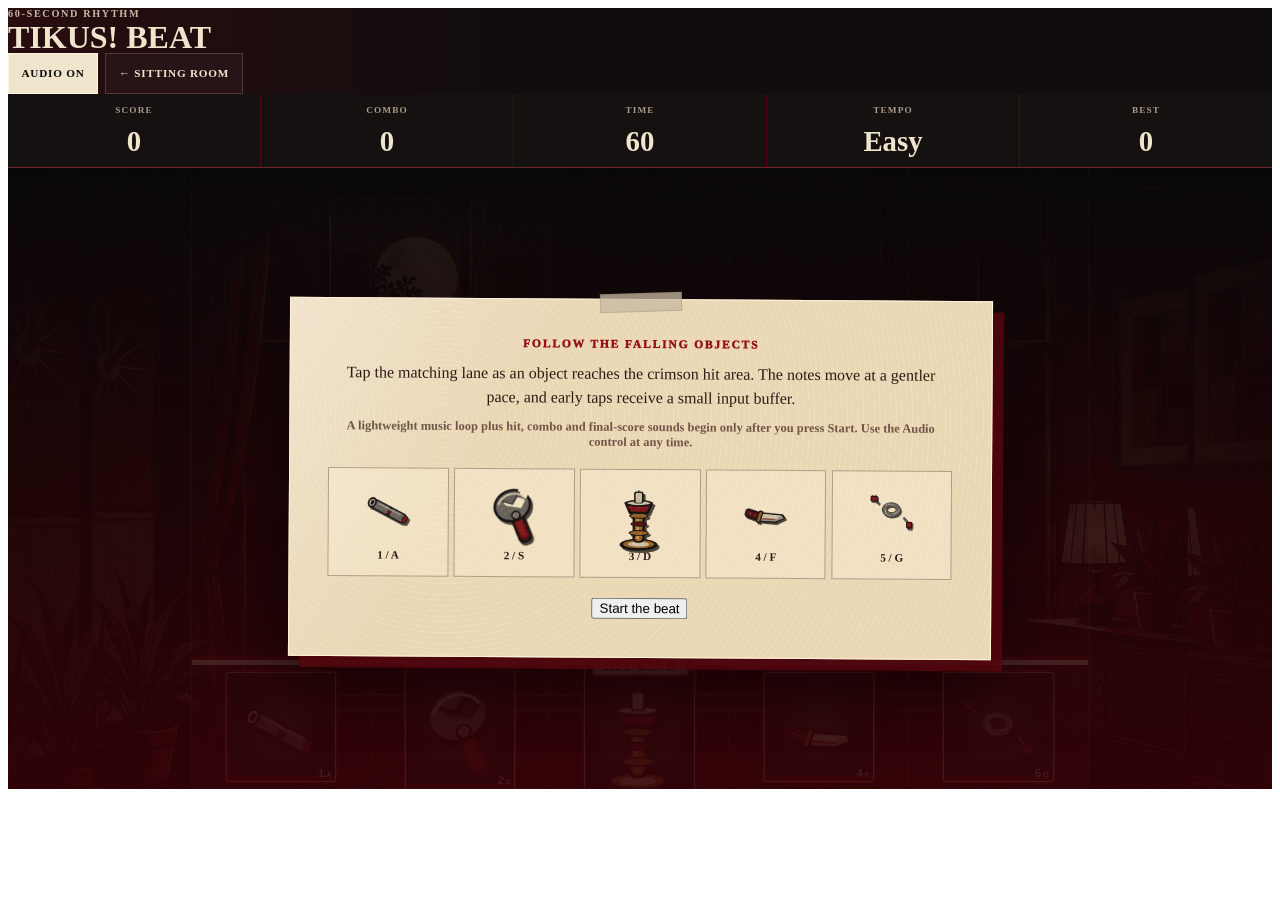
<file: _beat-test.html>
<!doctype html><meta charset="utf-8"><link rel="stylesheet" href="css/tikus-beat.css"><div id="mount"></div><script src="js/tikus-beat-game.js"></script><script>window.TikusGames.beat.mount(document.getElementById('mount'),{reducedMotion:false,onExit(){}});</script>
</file>
<file: css/styles.css>
:root {
  --crimson-950: #340308;
  --crimson-900: #57060e;
  --crimson-800: #740812;
  --crimson-700: #960d1a;
  --crimson-600: #b71624;
  --ink: #090808;
  --ink-soft: #171313;
  --paper: #efe4cc;
  --paper-bright: #fff4dc;
  --paper-dim: #c8baa2;
  --grey: #8e8880;
  --line: rgba(239, 228, 204, 0.28);
  --shadow: 0 1.25rem 4rem rgba(0, 0, 0, 0.48);
  --content-width: 100rem;
  --page-gutter: clamp(1rem, 3vw, 3rem);
  --focus: #fff4dc;
  --focus-offset: #090808;
  --header-font: Impact, Haettenschweiler, "Arial Narrow Bold", "Arial Black", sans-serif;
  --body-font: Georgia, "Times New Roman", serif;
  --ui-font: "Arial Narrow", "Helvetica Neue", Arial, sans-serif;
}

*,
*::before,
*::after {
  box-sizing: border-box;
}

html {
  color-scheme: dark;
  scroll-behavior: smooth;
  background: var(--ink);
}

body {
  margin: 0;
  min-width: 20rem;
  overflow-x: hidden;
  color: var(--paper);
  background:
    radial-gradient(circle at 15% 25%, rgba(150, 13, 26, 0.18), transparent 30rem),
    radial-gradient(circle at 88% 78%, rgba(150, 13, 26, 0.13), transparent 35rem),
    var(--ink);
  font-family: var(--body-font);
  font-size: clamp(1rem, 0.94rem + 0.2vw, 1.125rem);
  line-height: 1.65;
  text-rendering: optimizeLegibility;
}

body.has-open-dialog {
  overflow: hidden;
}

img,
picture {
  display: block;
  max-width: 100%;
}

button,
a {
  -webkit-tap-highlight-color: transparent;
}

button {
  color: inherit;
  font: inherit;
}

button:not(:disabled),
a {
  cursor: pointer;
}

button:disabled {
  cursor: wait;
}

:focus-visible {
  outline: 0.1875rem solid var(--focus);
  outline-offset: 0.25rem;
  box-shadow: 0 0 0 0.125rem var(--focus-offset);
}

::selection {
  color: var(--ink);
  background: var(--paper-bright);
}

.skip-link {
  position: fixed;
  z-index: 1000;
  top: 0.75rem;
  left: 0.75rem;
  padding: 0.75rem 1rem;
  color: var(--ink);
  background: var(--paper-bright);
  font-family: var(--ui-font);
  font-weight: 800;
  text-decoration: none;
  transform: translateY(-180%);
}

.skip-link:focus {
  transform: translateY(0);
}

.page-grain {
  position: fixed;
  z-index: 999;
  inset: -30%;
  pointer-events: none;
  opacity: 0.075;
  mix-blend-mode: screen;
  background-image:
    repeating-radial-gradient(circle at 20% 30%, rgba(255, 255, 255, 0.45) 0 0.035rem, transparent 0.04rem 0.16rem),
    repeating-linear-gradient(73deg, rgba(255, 255, 255, 0.18) 0 0.035rem, transparent 0.04rem 0.25rem);
  background-size: 0.7rem 0.7rem, 0.95rem 0.95rem;
}

.eyebrow {
  margin: 0 0 0.65rem;
  color: var(--paper-dim);
  font-family: var(--ui-font);
  font-size: clamp(0.72rem, 0.68rem + 0.14vw, 0.84rem);
  font-weight: 900;
  letter-spacing: 0.22em;
  line-height: 1.2;
  text-transform: uppercase;
}

.visually-hidden {
  position: absolute !important;
  width: 1px !important;
  height: 1px !important;
  padding: 0 !important;
  margin: -1px !important;
  overflow: hidden !important;
  clip: rect(0 0 0 0) !important;
  white-space: nowrap !important;
  border: 0 !important;
}

.hero {
  position: relative;
  isolation: isolate;
  min-height: 100vh;
  min-height: 100svh;
  min-height: 100dvh;
  display: grid;
  place-items: center;
  overflow: hidden;
  padding: max(4rem, env(safe-area-inset-top)) var(--page-gutter) max(6.5rem, calc(5rem + env(safe-area-inset-bottom)));
  background: var(--crimson-800);
}

.hero__rings,
.explorer__rings {
  position: absolute;
  z-index: -3;
  inset: -25vmax;
  background:
    repeating-radial-gradient(
      circle at 50% 49%,
      var(--crimson-900) 0 4.5vmin,
      var(--paper) 4.7vmin 8.1vmin,
      var(--crimson-700) 8.3vmin 12.6vmin,
      var(--ink) 12.8vmin 16.4vmin
    );
  transform: scale(1.08);
}

.hero__shade {
  position: absolute;
  z-index: -2;
  inset: 0;
  background:
    radial-gradient(circle at center, transparent 0 26%, rgba(9, 8, 8, 0.22) 58%, rgba(9, 8, 8, 0.76) 100%),
    linear-gradient(to bottom, rgba(9, 8, 8, 0.18), transparent 32%, rgba(9, 8, 8, 0.28));
}

.hero::after {
  content: "";
  position: absolute;
  z-index: -1;
  inset: 0;
  pointer-events: none;
  background:
    repeating-linear-gradient(0deg, rgba(255, 244, 220, 0.035) 0 1px, transparent 1px 4px),
    radial-gradient(ellipse at center, transparent 40%, rgba(0, 0, 0, 0.58));
}

.hero__content {
  width: min(100%, 78rem);
  text-align: center;
}

.hero__eyebrow {
  color: var(--paper-bright);
  text-shadow: 0 0.15rem 0 var(--ink);
}

.hero__title {
  margin: clamp(0.5rem, 2vh, 1.75rem) auto clamp(0.8rem, 2vh, 1.5rem);
  line-height: 1;
}

.hero__title picture,
.hero__title img {
  width: min(88vw, 70rem, 115vh);
  margin-inline: auto;
}

.hero__title img {
  height: auto;
  filter: drop-shadow(0 1.1rem 0.35rem rgba(0, 0, 0, 0.45));
}

.hero__headline {
  margin: 0 auto;
  max-width: 17ch;
  color: var(--paper-bright);
  font-family: var(--header-font);
  font-size: clamp(1.8rem, 1.1rem + 3.1vw, 4.4rem);
  letter-spacing: 0.025em;
  line-height: 0.98;
  text-transform: uppercase;
  text-shadow: 0.12rem 0.18rem 0 var(--ink);
}

.hero__support {
  max-width: 39rem;
  margin: clamp(1rem, 2.2vh, 1.75rem) auto 0;
  color: var(--paper-bright);
  font-size: clamp(1rem, 0.84rem + 0.75vw, 1.45rem);
  font-style: italic;
  text-wrap: balance;
}

.hero__credit {
  margin: 1.1rem 0 0;
  color: var(--paper-dim);
  font-family: var(--ui-font);
  font-size: 0.78rem;
  font-weight: 800;
  letter-spacing: 0.18em;
  text-transform: uppercase;
}

.scroll-cue {
  position: absolute;
  z-index: 2;
  left: 50%;
  bottom: max(1.25rem, env(safe-area-inset-bottom));
  min-width: 11rem;
  min-height: 2.75rem;
  display: grid;
  justify-items: center;
  gap: 0.4rem;
  color: var(--paper-bright);
  font-family: var(--ui-font);
  font-size: 0.72rem;
  font-weight: 900;
  letter-spacing: 0.16em;
  line-height: 1.2;
  text-decoration: none;
  text-transform: uppercase;
  transform: translateX(-50%);
}

.scroll-cue__mark {
  width: 1.1rem;
  height: 1.7rem;
  border: 0.12rem solid currentColor;
  border-radius: 999px;
}

.scroll-cue__mark::after {
  content: "";
  display: block;
  width: 0.18rem;
  height: 0.38rem;
  margin: 0.3rem auto 0;
  border-radius: 999px;
  background: currentColor;
}

.explorer {
  position: relative;
  isolation: isolate;
  min-height: auto;
  overflow: clip;
  padding: clamp(2.75rem, 4vw, 4.25rem) var(--page-gutter) clamp(3rem, 4.5vw, 4.75rem);
  background: linear-gradient(180deg, var(--ink) 0%, #130708 55%, var(--ink) 100%);
}

.explorer__rings {
  inset: auto -26rem -34rem auto;
  width: 70rem;
  height: 70rem;
  opacity: 0.095;
  background:
    repeating-radial-gradient(circle, transparent 0 2.4rem, var(--crimson-600) 2.5rem 3.4rem, transparent 3.5rem 5rem);
}

.section-heading {
  width: min(100%, 61rem);
  margin: 0 auto clamp(1.35rem, 2.3vw, 2.2rem);
  text-align: center;
}

.section-heading h2,
.pending-material h2 {
  margin: 0;
  color: var(--paper-bright);
  font-family: var(--header-font);
  font-size: clamp(2.25rem, 1.45rem + 3.7vw, 5.5rem);
  font-weight: 900;
  letter-spacing: 0.015em;
  line-height: 0.95;
  text-transform: uppercase;
  text-wrap: balance;
}

.section-heading > p:last-child {
  max-width: 54rem;
  margin: 0.85rem auto 0;
  color: var(--paper-dim);
  text-wrap: pretty;
}

.scene-explorer {
  width: min(100%, var(--content-width));
  margin-inline: auto;
}

.scene-toolbar {
  min-height: 3rem;
  display: flex;
  align-items: center;
  justify-content: space-between;
  gap: 1rem;
  margin-bottom: 0.9rem;
}

.return-button {
  min-height: 2.75rem;
  display: inline-flex;
  align-items: center;
  gap: 0.55rem;
  padding: 0.62rem 0.9rem;
  border: 0.125rem solid var(--paper-dim);
  color: var(--paper-bright);
  background: var(--ink-soft);
  font-family: var(--ui-font);
  font-size: 0.78rem;
  font-weight: 900;
  letter-spacing: 0.09em;
  text-transform: uppercase;
}

.return-button:hover {
  color: var(--ink);
  background: var(--paper-bright);
}

.return-button[hidden] {
  display: none;
}

.scene-instruction {
  margin: 0 0 0 auto;
  color: var(--grey);
  font-family: var(--ui-font);
  font-size: 0.78rem;
  letter-spacing: 0.04em;
  text-align: right;
}

.scene-stage {
  position: relative;
  isolation: isolate;
  width: 100%;
  aspect-ratio: 16 / 9;
  overflow: hidden;
  border: clamp(0.22rem, 0.42vw, 0.46rem) solid var(--paper);
  outline: 0.12rem solid var(--ink);
  background: #050505;
  box-shadow: var(--shadow), 0 0 0 0.16rem rgba(239, 228, 204, 0.16);
}

.scene-stage picture,
.scene-stage picture img {
  width: 100%;
  height: 100%;
}

.scene-stage picture img {
  object-fit: contain;
  background: #050505;
}

.scene-stage__vignette {
  position: absolute;
  z-index: 2;
  inset: 0;
  pointer-events: none;
  box-shadow: inset 0 0 5rem rgba(0, 0, 0, 0.52);
  background:
    repeating-linear-gradient(0deg, transparent 0 4px, rgba(255, 244, 220, 0.022) 5px),
    radial-gradient(ellipse at center, transparent 48%, rgba(0, 0, 0, 0.22));
}

.hotspot-layer {
  position: absolute;
  z-index: 4;
  pointer-events: none;
}


.scene-navigation-layer {
  position: absolute;
  z-index: 6;
  pointer-events: none;
}

.scene-entry {
  pointer-events: auto;
}

.scene-entry[hidden] {
  display: none;
}

.scene-entry {
  position: absolute;
  inset: 0;
  display: flex;
  align-items: flex-end;
  justify-content: center;
  padding: clamp(0.65rem, 2.2vw, 1.6rem);
  border: 0;
  background: transparent;
}

.scene-entry::before {
  content: "";
  position: absolute;
  inset: 0;
  opacity: 0;
  pointer-events: none;
  background: radial-gradient(circle at 50% 62%, transparent 0 18%, rgba(239, 228, 204, 0.08) 48%, rgba(0, 0, 0, 0.18) 100%);
}

.scene-entry:hover::before,
.scene-entry:focus-visible::before {
  opacity: 1;
}

.scene-entry:focus-visible {
  outline-offset: -0.42rem;
}

.scene-entry__label {
  position: relative;
  padding: 0.68rem 0.9rem;
  border: 0.12rem solid rgba(255, 244, 220, 0.85);
  color: var(--paper-bright);
  background: rgba(9, 8, 8, 0.86);
  box-shadow: 0 0.65rem 1.35rem rgba(0, 0, 0, 0.42), inset 0 0 0 0.08rem rgba(150, 13, 26, 0.5);
  font-family: var(--ui-font);
  font-size: clamp(0.66rem, 0.59rem + 0.28vw, 0.82rem);
  font-weight: 900;
  letter-spacing: 0.09em;
  line-height: 1;
  text-transform: uppercase;
}

.scene-entry__label::after {
  content: "↓";
  margin-left: 0.55rem;
  color: var(--crimson-600);
  font-size: 1.05em;
}

.hotspot {
  position: absolute;
  left: var(--hotspot-x);
  top: var(--hotspot-y);
  width: 2.75rem;
  height: 2.75rem;
  display: grid;
  place-items: center;
  padding: 0;
  border: 0;
  border-radius: 50%;
  color: var(--paper-bright);
  background: transparent;
  pointer-events: auto;
  transform: translate(-50%, -50%);
}

.hotspot__dot {
  position: relative;
  width: clamp(0.78rem, 1.15vw, 1rem);
  height: clamp(0.78rem, 1.15vw, 1rem);
  border: 0.15rem solid var(--ink);
  border-radius: 50%;
  background: var(--paper-bright);
  box-shadow: 0 0 0 0.12rem var(--crimson-600), 0 0.3rem 0.7rem rgba(0, 0, 0, 0.55);
}

.hotspot__dot::before,
.hotspot__dot::after {
  content: "";
  position: absolute;
  inset: 50% auto auto 50%;
  width: 100%;
  height: 100%;
  border: 0.12rem solid var(--paper-bright);
  border-radius: 50%;
  transform: translate(-50%, -50%);
  opacity: 0;
}

.hotspot__tooltip {
  position: absolute;
  left: 50%;
  bottom: calc(100% + 0.25rem);
  width: max-content;
  max-width: min(12rem, 55vw);
  padding: 0.45rem 0.6rem;
  border: 0.1rem solid var(--paper-dim);
  color: var(--paper-bright);
  background: rgba(9, 8, 8, 0.94);
  font-family: var(--ui-font);
  font-size: 0.72rem;
  font-weight: 800;
  letter-spacing: 0.06em;
  line-height: 1.2;
  text-align: center;
  text-transform: uppercase;
  transform: translate(-50%, 0.35rem);
  opacity: 0;
  pointer-events: none;
}

.hotspot:hover .hotspot__tooltip,
.hotspot:focus-visible .hotspot__tooltip {
  transform: translate(-50%, 0);
  opacity: 1;
}

.iris-transition {
  position: absolute;
  z-index: 20;
  border-radius: 50%;
  pointer-events: none;
  background:
    repeating-radial-gradient(
      circle at center,
      var(--ink) 0 6%,
      var(--crimson-700) 6.4% 12.5%,
      var(--paper) 12.9% 18.4%,
      var(--crimson-900) 18.8% 25%
    );
  box-shadow: 0 0 3rem rgba(0, 0, 0, 0.5);
  will-change: transform;
}

.scene-caption {
  display: grid;
  gap: 0.35rem;
  align-items: start;
  padding: clamp(1.3rem, 2.5vw, 2.35rem) clamp(0.2rem, 1vw, 1rem) 0;
}

.scene-caption .eyebrow {
  margin-top: 0.35rem;
}

.scene-caption h3 {
  grid-column: 1;
  margin: 0;
  color: var(--paper-bright);
  font-family: var(--header-font);
  font-size: clamp(2rem, 1.55rem + 2vw, 4rem);
  letter-spacing: 0.025em;
  line-height: 0.95;
  text-transform: uppercase;
}




.cast-section {
  position: relative;
  isolation: isolate;
  overflow: hidden;
  padding: clamp(2.75rem, 4vw, 4.25rem) var(--page-gutter);
  border-top: 1px solid var(--line);
  background:
    radial-gradient(circle at 15% 22%, rgba(183, 22, 36, 0.23), transparent 25rem),
    radial-gradient(circle at 82% 78%, rgba(116, 8, 18, 0.22), transparent 32rem),
    #0b0808;
}

.cast-section__rings {
  position: absolute;
  z-index: -1;
  width: min(52rem, 82vw);
  aspect-ratio: 1;
  top: -25rem;
  right: -18rem;
  border-radius: 50%;
  opacity: 0.12;
  background: repeating-radial-gradient(circle, transparent 0 2.8rem, var(--paper-dim) 2.9rem 3.15rem, transparent 3.25rem 5.6rem, var(--crimson-700) 5.7rem 6.05rem);
}

.cast-section__heading {
  margin-bottom: clamp(1.45rem, 3vw, 2.8rem);
}

.cast-table {
  position: relative;
  width: min(100%, 72rem);
  margin-inline: auto;
  padding: clamp(1.35rem, 3vw, 2.8rem);
  border: 0.2rem solid #1e0d0d;
  outline: 0.1rem solid rgba(239, 228, 204, 0.18);
  background:
    linear-gradient(94deg, transparent 0 16%, rgba(255, 244, 220, 0.035) 16.2% 16.45%, transparent 16.7% 41%, rgba(0, 0, 0, 0.13) 41.2% 41.5%, transparent 41.8% 68%, rgba(255, 244, 220, 0.025) 68.2% 68.5%, transparent 68.8%),
    repeating-linear-gradient(4deg, rgba(255, 244, 220, 0.028) 0 0.08rem, transparent 0.1rem 0.52rem),
    radial-gradient(ellipse at 50% 18%, #64202a, #3b1118 48%, #22090e 100%);
  box-shadow:
    inset 0 0 0 0.65rem rgba(8, 3, 4, 0.52),
    inset 0 0 5rem rgba(0, 0, 0, 0.48),
    0 2.25rem 6rem rgba(0, 0, 0, 0.5);
}

.cast-table::before {
  content: "";
  position: absolute;
  inset: 0.75rem;
  pointer-events: none;
  border: 1px solid rgba(239, 228, 204, 0.13);
  box-shadow: inset 0 0 0 0.18rem rgba(0, 0, 0, 0.18);
}

.cast-table::after {
  content: "";
  position: absolute;
  inset: 0;
  pointer-events: none;
  opacity: 0.18;
  mix-blend-mode: overlay;
  background: repeating-radial-gradient(circle at 22% 34%, rgba(255, 255, 255, 0.28) 0 0.035rem, transparent 0.05rem 0.35rem);
  background-size: 0.8rem 0.8rem;
}

.cast-table__edge {
  position: absolute;
  z-index: -1;
  left: 1.5%;
  right: 1.5%;
  bottom: -1.2rem;
  height: 1.4rem;
  border-radius: 0 0 0.35rem 0.35rem;
  background: linear-gradient(#1a080b, #080304);
  box-shadow: 0 1rem 1.8rem rgba(0, 0, 0, 0.55);
}

.cast-grid {
  position: relative;
  z-index: 1;
  display: grid;
  grid-template-columns: repeat(4, minmax(0, 1fr));
  gap: clamp(0.85rem, 1.8vw, 1.45rem);
  perspective: 90rem;
}

.cast-card {
  position: relative;
  z-index: 1;
  width: 100%;
  height: clamp(18rem, 24vw, 20.5rem);
  min-width: 0;
  padding: 0;
  border: 0;
  border-radius: 0.45rem;
  color: var(--ink);
  background: transparent;
  box-shadow: 0 0.85rem 1.45rem rgba(0, 0, 0, 0.32);
  touch-action: manipulation;
}

.cast-card:hover,
.cast-card:focus-visible,
.cast-card.is-flipped {
  z-index: 4;
  transform: translateY(-0.35rem);
  box-shadow: 0 1.3rem 2rem rgba(0, 0, 0, 0.46);
}

.cast-card:focus-visible {
  outline-color: var(--paper-bright);
  outline-offset: 0.35rem;
}

.cast-card__inner {
  position: absolute;
  inset: 0;
  display: block;
  transform-style: preserve-3d;
  transition: transform 420ms cubic-bezier(0.2, 0.72, 0.2, 1);
}

.cast-card.is-flipped .cast-card__inner {
  transform: rotateY(180deg);
}

.cast-card__face {
  position: absolute;
  inset: 0;
  display: flex;
  flex-direction: column;
  align-items: stretch;
  overflow: hidden;
  padding: clamp(0.62rem, 1.1vw, 0.9rem);
  border: 0.16rem solid var(--paper-bright);
  border-radius: 0.45rem;
  outline: 0.1rem solid var(--ink);
  backface-visibility: hidden;
  -webkit-backface-visibility: hidden;
  box-shadow:
    inset 0 0 0 0.2rem rgba(9, 8, 8, 0.72),
    inset 0 0 0 0.32rem rgba(239, 228, 204, 0.56);
}

.cast-card__face::before {
  content: "";
  position: absolute;
  inset: 0;
  pointer-events: none;
  opacity: 0.16;
  background:
    repeating-linear-gradient(0deg, transparent 0 0.25rem, rgba(9, 8, 8, 0.11) 0.27rem 0.29rem),
    repeating-radial-gradient(circle at 100% 0%, transparent 0 1.1rem, currentColor 1.15rem 1.26rem, transparent 1.3rem 2.4rem);
  mix-blend-mode: multiply;
}

.cast-card__front {
  background: linear-gradient(145deg, var(--paper-bright), #ddcdae 68%, #b8a283);
}

.cast-card__back {
  color: var(--paper-bright);
  background:
    radial-gradient(circle at 50% 24%, rgba(255, 244, 220, 0.12), transparent 8rem),
    linear-gradient(145deg, var(--crimson-700), var(--crimson-950) 72%);
  transform: rotateY(180deg);
}

.cast-card__corner {
  position: absolute;
  z-index: 2;
  color: currentColor;
  font-family: var(--ui-font);
  font-size: 0.58rem;
  font-weight: 900;
  letter-spacing: 0.08em;
  line-height: 1;
}

.cast-card__corner--top {
  top: 0.5rem;
  left: 0.55rem;
}

.cast-card__corner--bottom {
  right: 0.55rem;
  bottom: 0.5rem;
  transform: rotate(180deg);
}

.cast-card__portrait {
  position: relative;
  flex: 1 1 auto;
  min-height: 0;
  display: grid;
  place-items: center;
  overflow: hidden;
  margin: 0.3rem 0 0.65rem;
  border: 0.1rem solid currentColor;
  background: var(--ink-soft);
}

img.cast-card__portrait,
.cast-card__portrait--image img {
  width: 100%;
  height: 100%;
  display: block;
  object-fit: cover;
  object-position: center;
}

.cast-card__portrait--image {
  display: block;
  background: var(--crimson-950);
}

.cast-card__portrait--cast {
  color: var(--paper-bright);
  background:
    repeating-radial-gradient(circle at 50% 42%, var(--crimson-700) 0 1.1rem, var(--paper-dim) 1.15rem 1.85rem, var(--ink) 1.9rem 2.6rem),
    var(--ink);
}

.cast-card__portrait-art {
  position: relative;
  width: 44%;
  aspect-ratio: 1;
  margin-top: -8%;
  border: 0.16rem solid currentColor;
  border-radius: 50%;
  background: currentColor;
  box-shadow: 0 0 0 0.4rem rgba(9, 8, 8, 0.28);
}

.cast-card__portrait-art::after {
  content: "";
  position: absolute;
  left: 50%;
  top: 82%;
  width: 185%;
  height: 120%;
  border: 0.16rem solid currentColor;
  border-radius: 50% 50% 12% 12%;
  background: currentColor;
  transform: translateX(-50%);
}

.cast-card__portrait-note {
  position: absolute;
  z-index: 2;
  left: 0.4rem;
  right: 0.4rem;
  bottom: 0.4rem;
  padding: 0.26rem 0.32rem;
  color: var(--paper-bright);
  background: rgba(9, 8, 8, 0.84);
  font-family: var(--ui-font);
  font-size: 0.5rem;
  font-weight: 900;
  letter-spacing: 0.1em;
  line-height: 1.2;
  text-align: center;
  text-transform: uppercase;
}

.cast-card__eyebrow,
.cast-card__name,
.cast-card__description,
.cast-card__flip-hint {
  position: relative;
  z-index: 1;
  display: block;
}

.cast-card__eyebrow {
  color: currentColor;
  font-family: var(--ui-font);
  font-size: 0.55rem;
  font-weight: 900;
  letter-spacing: 0.18em;
  line-height: 1.2;
  text-transform: uppercase;
}

.cast-card__name {
  margin-top: 0.18rem;
  font-family: var(--header-font);
  font-size: clamp(1rem, 0.78rem + 0.65vw, 1.35rem);
  letter-spacing: 0.02em;
  line-height: 0.96;
  text-transform: uppercase;
  text-wrap: balance;
}

.cast-card__front .cast-card__name {
  margin-top: 0;
  text-align: center;
}

.cast-card__description {
  margin-top: 0.45rem;
  color: currentColor;
  font-family: var(--ui-font);
  font-size: clamp(0.58rem, 0.54rem + 0.12vw, 0.69rem);
  line-height: 1.35;
  opacity: 0.9;
  white-space: pre-line;
}

.cast-card__bio {
  flex: 1 1 auto;
  min-height: 0;
  overflow-y: auto;
  overscroll-behavior: contain;
  padding-right: 0.18rem;
  scrollbar-width: thin;
  touch-action: pan-y;
}

.cast-card__bio::-webkit-scrollbar {
  width: 0.24rem;
}

.cast-card__bio::-webkit-scrollbar-thumb {
  background: rgba(239, 228, 204, 0.45);
}

.cast-card__flip-hint {
  margin-top: 0.48rem;
  padding-top: 0.38rem;
  border-top: 1px solid currentColor;
  color: currentColor;
  font-family: var(--ui-font);
  font-size: 0.5rem;
  font-weight: 900;
  letter-spacing: 0.11em;
  line-height: 1.2;
  opacity: 0.72;
  text-align: right;
  text-transform: uppercase;
}

.cast-section__instruction {
  width: min(100%, 72rem);
  margin: 1rem auto 0;
  color: var(--grey);
  font-family: var(--ui-font);
  font-size: 0.68rem;
  letter-spacing: 0.1em;
  text-align: center;
  text-transform: uppercase;
}

.cast-section__continue {
  min-height: 2.75rem;
  width: fit-content;
  display: flex;
  align-items: center;
  gap: 0.75rem;
  margin: 0.85rem auto 0;
  color: var(--paper-bright);
  font-family: var(--ui-font);
  font-size: 0.76rem;
  font-weight: 900;
  letter-spacing: 0.14em;
  text-decoration: none;
  text-transform: uppercase;
}

.cast-section__continue:hover {
  color: var(--paper-dim);
}

.pending-material {
  position: relative;
  padding: clamp(2.5rem, 3.8vw, 3.9rem) var(--page-gutter);
  border-top: 1px solid var(--line);
  background:
    linear-gradient(90deg, transparent 0 45%, rgba(150, 13, 26, 0.11) 45% 55%, transparent 55%),
    var(--ink-soft);
}

.pending-material__inner {
  width: min(100%, 78rem);
  margin-inline: auto;
}

.pending-material header {
  margin-bottom: 1.4rem;
}

.pending-material h2 {
  font-size: clamp(2rem, 1.35rem + 2.8vw, 4.5rem);
}

.pending-grid {
  display: grid;
  grid-template-columns: repeat(3, minmax(0, 1fr));
  margin: 0;
  border-top: 1px solid var(--line);
  border-left: 1px solid var(--line);
}

.pending-grid > div {
  min-height: 7.5rem;
  padding: 1rem;
  border-right: 1px solid var(--line);
  border-bottom: 1px solid var(--line);
}

.pending-grid dt {
  color: var(--paper-bright);
  font-family: var(--ui-font);
  font-size: 0.78rem;
  font-weight: 900;
  letter-spacing: 0.11em;
  text-transform: uppercase;
}

.pending-grid dd {
  margin: 0.8rem 0 0;
  color: var(--grey);
  font-size: 0.9rem;
  line-height: 1.35;
}

/* Bottom release + social information ---------------------------------- */
.pending-grid__release {
  color: var(--paper-bright) !important;
  font-family: var(--header-font);
  font-size: clamp(1.1rem, 0.98rem + 0.55vw, 1.45rem) !important;
  letter-spacing: 0.035em;
}

.pending-grid__social {
  display: grid;
  gap: 0.72rem;
}

.pending-grid__social-links {
  display: flex;
  flex-wrap: wrap;
  gap: 0.5rem 0.9rem;
}

.pending-grid__social-links a {
  display: inline-flex;
  align-items: center;
  min-height: 2.35rem;
  color: var(--paper-bright);
  font-family: var(--ui-font);
  font-size: 0.76rem;
  font-weight: 900;
  letter-spacing: 0.08em;
  text-decoration-thickness: 0.08rem;
  text-underline-offset: 0.22rem;
  text-transform: uppercase;
}

.pending-grid__social-links a:hover {
  color: var(--paper-dim);
}

.pending-grid__social-links a:focus-visible {
  outline: 0.18rem solid var(--paper-bright);
  outline-offset: 0.2rem;
}

.pending-grid__hashtags {
  margin: 0;
  color: #efc8c8;
  font-family: var(--ui-font);
  font-size: 0.75rem;
  font-weight: 800;
  line-height: 1.5;
  overflow-wrap: anywhere;
}

.site-footer {
  min-height: 5rem;
  display: flex;
  align-items: center;
  justify-content: space-between;
  gap: 1rem;
  padding: 1.25rem var(--page-gutter) max(1.25rem, env(safe-area-inset-bottom));
  border-top: 1px solid var(--line);
  color: var(--grey);
  background: #050505;
  font-family: var(--ui-font);
  font-size: 0.76rem;
  letter-spacing: 0.08em;
  text-transform: uppercase;
}

.site-footer p {
  margin: 0;
}

.site-footer strong {
  color: var(--paper-bright);
}

.site-footer a {
  min-height: 2.75rem;
  display: inline-flex;
  align-items: center;
  color: var(--paper-dim);
  text-underline-offset: 0.2rem;
}

.info-dialog {
  width: min(calc(100% - 2rem), 42rem);
  max-width: 42rem;
  max-height: min(84dvh, 46rem);
  padding: 0;
  border: 0;
  color: var(--paper);
  background: transparent;
  overflow: visible;
}

.info-dialog::backdrop {
  background: rgba(5, 4, 4, 0.82);
  backdrop-filter: blur(0.15rem);
}

.info-dialog__surface {
  position: relative;
  max-height: min(84dvh, 46rem);
  overflow: auto;
  overscroll-behavior: contain;
  padding: clamp(2rem, 6vw, 4rem);
  border: 0.25rem solid var(--paper);
  outline: 0.16rem solid var(--ink);
  color: var(--paper);
  background:
    radial-gradient(circle at 100% 0%, rgba(183, 22, 36, 0.23), transparent 15rem),
    linear-gradient(155deg, #221314, #0c0909 62%);
  box-shadow: 0 1.5rem 5rem rgba(0, 0, 0, 0.72);
}

.info-dialog__surface::before {
  content: "";
  position: absolute;
  inset: 0;
  pointer-events: none;
  opacity: 0.13;
  background: repeating-radial-gradient(circle at 100% 0%, transparent 0 1.2rem, var(--paper) 1.25rem 1.4rem, transparent 1.45rem 2.7rem);
}

.info-dialog__surface > * {
  position: relative;
}

.info-dialog__close {
  position: sticky;
  z-index: 2;
  top: 0;
  float: right;
  width: 2.75rem;
  height: 2.75rem;
  display: grid;
  place-items: center;
  margin: calc(clamp(2rem, 6vw, 4rem) * -0.45) calc(clamp(2rem, 6vw, 4rem) * -0.45) 1rem 1rem;
  padding: 0;
  border: 0.125rem solid var(--paper-dim);
  border-radius: 50%;
  color: var(--paper-bright);
  background: var(--ink);
  font-family: Arial, sans-serif;
  font-size: 1.8rem;
  line-height: 1;
}

.info-dialog__close:hover {
  color: var(--ink);
  background: var(--paper-bright);
}

.info-dialog h2 {
  margin: 0;
  color: var(--paper-bright);
  font-family: var(--header-font);
  font-size: clamp(2.4rem, 1.8rem + 2.6vw, 4.75rem);
  letter-spacing: 0.015em;
  line-height: 0.96;
  text-transform: uppercase;
  text-wrap: balance;
}

.info-dialog [data-dialog-body] {
  max-width: 38rem;
  margin: 1.4rem 0 0;
  color: var(--paper-dim);
  font-size: clamp(1rem, 0.94rem + 0.22vw, 1.14rem);
  text-wrap: pretty;
}

.info-dialog__hint {
  margin: 1.7rem 0 0;
  color: var(--grey);
  font-family: var(--ui-font);
  font-size: 0.72rem;
  letter-spacing: 0.08em;
  text-transform: uppercase;
}


/* Trailer television */
.trailer-section {
  position: relative;
  isolation: isolate;
  overflow: hidden;
  padding: clamp(2.75rem, 4vw, 4.25rem) var(--page-gutter) clamp(3rem, 4.5vw, 4.75rem);
  border-top: 1px solid rgba(239, 228, 204, 0.12);
  border-bottom: 1px solid rgba(239, 228, 204, 0.12);
  background:
    radial-gradient(circle at 50% 42%, rgba(150, 13, 26, 0.24), transparent 34rem),
    linear-gradient(180deg, #120708, #050505 72%);
}

.trailer-section__rings {
  position: absolute;
  z-index: -1;
  width: min(92vw, 72rem);
  aspect-ratio: 1;
  top: 52%;
  left: 50%;
  opacity: 0.09;
  border-radius: 50%;
  background:
    repeating-radial-gradient(
      circle at center,
      transparent 0 2.2rem,
      var(--paper) 2.28rem 2.75rem,
      transparent 2.85rem 4.65rem,
      var(--crimson-600) 4.75rem 5.35rem
    );
  transform: translate(-50%, -50%);
  pointer-events: none;
}

.trailer-section__heading {
  margin-bottom: clamp(1.5rem, 3vw, 2.6rem);
}

.trailer-section__note {
  max-width: 42rem;
  margin: clamp(1.2rem, 2.2vw, 1.8rem) auto 0;
  color: var(--grey);
  font-family: var(--ui-font);
  font-size: 0.72rem;
  letter-spacing: 0.08em;
  line-height: 1.5;
  text-align: center;
  text-transform: uppercase;
}

.trailer-section__continue {
  min-height: 2.75rem;
  width: max-content;
  display: flex;
  align-items: center;
  gap: 0.6rem;
  margin: 1.25rem auto 0;
  color: var(--paper-bright);
  font-family: var(--ui-font);
  font-size: 0.78rem;
  font-weight: 900;
  letter-spacing: 0.13em;
  text-decoration-thickness: 0.08rem;
  text-underline-offset: 0.35rem;
  text-transform: uppercase;
}

.trailer-section__continue:hover {
  color: var(--paper-dim);
}

.retro-tv {
  width: min(100%, 62rem);
  margin-inline: auto;
  filter: drop-shadow(0 2rem 2.5rem rgba(0, 0, 0, 0.55));
}

.retro-tv__cabinet {
  position: relative;
  display: grid;
  grid-template-columns: minmax(0, 1fr) clamp(5.75rem, 11vw, 8.5rem);
  gap: clamp(0.65rem, 1.8vw, 1.3rem);
  padding: clamp(0.8rem, 2vw, 1.4rem);
  border: clamp(0.25rem, 0.65vw, 0.48rem) solid #1c0908;
  border-radius: clamp(1.2rem, 3vw, 2.2rem);
  background:
    repeating-linear-gradient(92deg, rgba(255, 244, 220, 0.028) 0 0.08rem, transparent 0.1rem 0.65rem),
    linear-gradient(135deg, #6f1b1c, #3b0c0d 42%, #190707 100%);
  box-shadow:
    inset 0 0 0 0.16rem rgba(239, 228, 204, 0.18),
    inset 0 -1.1rem 2rem rgba(0, 0, 0, 0.32),
    0 0 0 0.12rem #050505;
}

.retro-tv__cabinet::before,
.retro-tv__cabinet::after {
  content: "";
  position: absolute;
  width: 0.42rem;
  height: 0.42rem;
  border-radius: 50%;
  background: #c6ad82;
  box-shadow: 0 0 0 0.08rem #1a0a08;
}

.retro-tv__cabinet::before {
  top: 0.55rem;
  left: 0.65rem;
}

.retro-tv__cabinet::after {
  right: 0.65rem;
  bottom: 0.55rem;
}

.retro-tv__screen {
  position: relative;
  min-width: 0;
  aspect-ratio: 16 / 9;
  overflow: hidden;
  padding: 0;
  border: clamp(0.35rem, 0.9vw, 0.7rem) solid #080707;
  border-radius: 9% / 13%;
  color: var(--paper-bright);
  background:
    radial-gradient(circle at center, rgba(183, 22, 36, 0.42), transparent 42%),
    repeating-radial-gradient(circle at center, #170708 0 1.1rem, #780b16 1.2rem 2.15rem, #080707 2.25rem 3.35rem);
  box-shadow:
    inset 0 0 4rem rgba(0, 0, 0, 0.82),
    inset 0 0 0 0.12rem rgba(239, 228, 204, 0.25),
    0 0 0 0.12rem rgba(239, 228, 204, 0.12);
}

.retro-tv__screen::before,
.retro-tv__screen::after {
  content: "";
  position: absolute;
  inset: 0;
  pointer-events: none;
}

.retro-tv__screen::before {
  z-index: 2;
  opacity: 0.22;
  background:
    repeating-linear-gradient(0deg, transparent 0 3px, rgba(255, 244, 220, 0.18) 4px),
    linear-gradient(110deg, rgba(255, 255, 255, 0.1), transparent 26% 76%, rgba(255, 255, 255, 0.05));
}

.retro-tv__screen::after {
  z-index: 3;
  box-shadow: inset 0 0 3rem rgba(0, 0, 0, 0.85);
  border-radius: inherit;
}

.retro-tv__screen:hover,
.retro-tv__screen:focus-visible {
  filter: brightness(1.12) contrast(1.04);
}

.retro-tv__screen-art {
  position: absolute;
  z-index: 1;
  inset: 0;
  display: grid;
  place-content: center;
  justify-items: center;
  gap: clamp(0.65rem, 1.8vw, 1.2rem);
  padding: 1.25rem;
  text-align: center;
}

.retro-tv__signal {
  font-family: var(--header-font);
  font-size: clamp(2.6rem, 8vw, 7.5rem);
  letter-spacing: 0.045em;
  line-height: 0.85;
  text-shadow: 0.14rem 0.18rem 0 #050505;
}

.retro-tv__play-mark {
  position: relative;
  width: clamp(3.2rem, 7vw, 5.2rem);
  aspect-ratio: 1;
  border: 0.16rem solid currentColor;
  border-radius: 50%;
  background: rgba(5, 5, 5, 0.58);
  box-shadow: 0 0 0 0.18rem rgba(183, 22, 36, 0.48);
}

.retro-tv__play-mark::after {
  content: "";
  position: absolute;
  top: 50%;
  left: 54%;
  border-top: 0.65rem solid transparent;
  border-bottom: 0.65rem solid transparent;
  border-left: 1rem solid currentColor;
  transform: translate(-50%, -50%);
}

.retro-tv__screen-label {
  font-family: var(--ui-font);
  font-size: clamp(0.7rem, 0.63rem + 0.3vw, 0.9rem);
  font-weight: 900;
  letter-spacing: 0.16em;
  text-transform: uppercase;
}

.retro-tv__panel {
  display: flex;
  flex-direction: column;
  align-items: center;
  gap: clamp(0.6rem, 1.5vw, 1rem);
  padding: clamp(0.75rem, 1.7vw, 1.15rem) 0.4rem;
  border: 0.12rem solid rgba(239, 228, 204, 0.16);
  border-radius: 0.75rem;
  background:
    linear-gradient(90deg, rgba(255, 255, 255, 0.035), transparent 36%),
    #250a0b;
  box-shadow: inset 0 0 1.2rem rgba(0, 0, 0, 0.55);
}

.retro-tv__brand,
.retro-tv__channel {
  color: var(--paper-dim);
  font-family: var(--ui-font);
  font-size: clamp(0.5rem, 0.46rem + 0.16vw, 0.64rem);
  font-weight: 900;
  letter-spacing: 0.13em;
  line-height: 1.15;
  text-align: center;
}

.retro-tv__knob {
  position: relative;
  width: clamp(2.2rem, 4.3vw, 3.15rem);
  aspect-ratio: 1;
  border: 0.12rem solid #090808;
  border-radius: 50%;
  background: repeating-conic-gradient(#8b7350 0 7deg, #2d2018 8deg 16deg);
  box-shadow:
    inset 0 0 0 0.28rem #1a1110,
    0 0.28rem 0.45rem rgba(0, 0, 0, 0.5);
}

.retro-tv__knob::after {
  content: "";
  position: absolute;
  width: 0.12rem;
  height: 34%;
  top: 13%;
  left: calc(50% - 0.06rem);
  background: var(--paper-bright);
}

.retro-tv__knob--volume {
  transform: rotate(34deg);
}

.retro-tv__speaker {
  width: 72%;
  flex: 1 1 auto;
  min-height: 3.2rem;
  border-radius: 0.3rem;
  opacity: 0.62;
  background: repeating-linear-gradient(90deg, #090808 0 0.13rem, transparent 0.15rem 0.35rem);
}

.retro-tv__feet {
  display: flex;
  justify-content: space-between;
  width: 78%;
  margin: -0.1rem auto 0;
}

.retro-tv__feet span {
  width: clamp(3.8rem, 10vw, 7rem);
  height: clamp(1.1rem, 2.8vw, 1.85rem);
  background: linear-gradient(135deg, #3d1111, #120707);
  clip-path: polygon(8% 0, 92% 0, 100% 100%, 0 100%);
}

/* Lightweight scene atmosphere */
.scene-ambient,
.scene-ambient > span {
  position: absolute;
  inset: 0;
  pointer-events: none;
}

.scene-ambient {
  z-index: 1;
  overflow: hidden;
}

.scene-ambient__light {
  opacity: 0;
  filter: blur(0.12rem);
  mix-blend-mode: screen;
}

.scene-ambient__weather {
  opacity: 0;
}

.scene-ambient__dust {
  inset: -14%;
  opacity: 0;
  mix-blend-mode: screen;
  background-image:
    radial-gradient(circle, rgba(255, 244, 220, 0.86) 0 0.075rem, transparent 0.11rem),
    radial-gradient(circle, rgba(255, 224, 180, 0.64) 0 0.055rem, transparent 0.09rem),
    radial-gradient(circle, rgba(255, 244, 220, 0.5) 0 0.045rem, transparent 0.08rem);
  background-position: 0 0, 3.1rem 2.2rem, 5.6rem 3.5rem;
  background-size: 7.2rem 6rem, 9rem 7.4rem, 11.5rem 9.5rem;
}

.scene-ambient__dust::before,
.scene-ambient__dust::after {
  content: "";
  position: absolute;
  inset: 0;
  opacity: 0.72;
  background-repeat: repeat;
}

.scene-ambient__dust::before {
  background-image:
    radial-gradient(circle, rgba(255, 244, 220, 0.72) 0 0.11rem, transparent 0.17rem),
    radial-gradient(circle, rgba(255, 214, 150, 0.48) 0 0.08rem, transparent 0.14rem);
  background-position: 1rem 2rem, 7rem 4.5rem;
  background-size: 15rem 12rem, 18rem 15rem;
}

.scene-ambient__dust::after {
  opacity: 0.45;
  background-image:
    radial-gradient(circle, rgba(255, 244, 220, 0.68) 0 0.16rem, transparent 0.24rem);
  background-position: 4rem 1.5rem;
  background-size: 23rem 18rem;
}

.explorer[data-active-scene="house"] .scene-ambient__light {
  opacity: 0.18;
  background:
    radial-gradient(ellipse at 54% 14%, rgba(255, 226, 193, 0.3), transparent 36%),
    linear-gradient(180deg, rgba(255, 244, 220, 0.18), transparent 45%);
}

.explorer[data-active-scene="house"] .scene-ambient__weather {
  opacity: 0.3;
  background:
    repeating-linear-gradient(103deg, transparent 0 1.42rem, rgba(239, 228, 204, 0.58) 1.48rem 1.56rem, transparent 1.62rem 2.9rem);
  background-size: 7.5rem 7.5rem;
  mix-blend-mode: screen;
}

.explorer[data-active-scene="house"] .scene-ambient__dust {
  opacity: 0.07;
}

.explorer[data-active-scene="sitting-room"] .scene-ambient__light {
  opacity: 0.39;
  background:
    radial-gradient(circle at 17% 66%, rgba(255, 191, 89, 0.82), transparent 20%),
    radial-gradient(circle at 75% 58%, rgba(255, 210, 128, 0.64), transparent 25%),
    linear-gradient(180deg, rgba(255, 244, 220, 0.13), transparent 54%);
}

.explorer[data-active-scene="sitting-room"] .scene-ambient__dust {
  opacity: 0.29;
}






.explorer[data-active-scene]:not([data-active-scene="house"]) .scene-stage picture img {
  will-change: filter;
}

/* Trailer dialog */
.trailer-dialog {
  width: min(calc(100% - 2rem), 72rem);
  max-width: 72rem;
  max-height: calc(100dvh - 2rem);
  padding: 0;
  border: 0;
  color: var(--paper);
  background: transparent;
  overflow: visible;
}

.trailer-dialog::backdrop {
  background: rgba(5, 4, 4, 0.91);
  backdrop-filter: blur(0.22rem);
}

.trailer-dialog__surface {
  max-height: calc(100dvh - 2rem);
  overflow: auto;
  overscroll-behavior: contain;
  padding: clamp(0.85rem, 2vw, 1.4rem);
  border: 0.24rem solid var(--paper);
  outline: 0.14rem solid var(--ink);
  background:
    radial-gradient(circle at 100% 0%, rgba(183, 22, 36, 0.25), transparent 25rem),
    #0a0808;
  box-shadow: 0 1.8rem 6rem rgba(0, 0, 0, 0.78);
}

.trailer-dialog__header {
  display: flex;
  align-items: flex-start;
  justify-content: space-between;
  gap: 1rem;
  padding: 0.35rem 0.35rem clamp(0.8rem, 2vw, 1.25rem);
}

.trailer-dialog__header .eyebrow {
  margin-bottom: 0.3rem;
}

.trailer-dialog h2 {
  margin: 0;
  color: var(--paper-bright);
  font-family: var(--header-font);
  font-size: clamp(2rem, 1.45rem + 2.5vw, 4rem);
  letter-spacing: 0.04em;
  line-height: 0.9;
}

.trailer-dialog__close {
  flex: 0 0 auto;
  width: 2.75rem;
  height: 2.75rem;
  display: grid;
  place-items: center;
  padding: 0;
  border: 0.125rem solid var(--paper-dim);
  border-radius: 50%;
  color: var(--paper-bright);
  background: var(--ink);
  font-family: Arial, sans-serif;
  font-size: 1.8rem;
  line-height: 1;
}

.trailer-dialog__close:hover {
  color: var(--ink);
  background: var(--paper-bright);
}

.trailer-dialog__player {
  position: relative;
  aspect-ratio: 16 / 9;
  overflow: hidden;
  background: #000;
  box-shadow: inset 0 0 0 0.12rem rgba(239, 228, 204, 0.2);
}

.trailer-dialog__player iframe {
  width: 100%;
  height: 100%;
  display: block;
  border: 0;
}

.trailer-dialog__fallback {
  margin: 0.8rem 0 0;
  padding-inline: 0.35rem;
  color: var(--grey);
  font-family: var(--ui-font);
  font-size: 0.72rem;
  letter-spacing: 0.08em;
  text-align: right;
  text-transform: uppercase;
}

.trailer-dialog__fallback a,
.pending-grid a {
  color: var(--paper-dim);
  text-underline-offset: 0.2rem;
}

.trailer-dialog__fallback a:hover,
.pending-grid a:hover {
  color: var(--paper-bright);
}

@media (max-width: 64rem) {
  .pending-grid {
    grid-template-columns: repeat(3, minmax(0, 1fr));
  }
}

@media (max-width: 64rem) and (min-width: 48.01rem) {
  .cast-grid {
    grid-template-columns: repeat(3, minmax(0, 1fr));
  }
}

@media (max-width: 48rem) {
  .trailer-section {
    padding: 2rem var(--page-gutter) 2.25rem;
  }

  .cast-section {
    padding: 2rem 0 2.25rem;
  }

  .explorer {
    min-height: auto;
    padding: 2rem var(--page-gutter) 2.35rem;
  }

  .pending-material {
    padding-block: 2rem;
  }

  .section-heading,
  .trailer-section__heading,
  .cast-section__heading {
    margin-bottom: 1rem;
  }

  .section-heading > p:last-child {
    margin-top: 0.65rem;
  }

  .cast-section__heading,
  .cast-section__instruction,
  .cast-section__continue {
    margin-inline: var(--page-gutter);
  }

  .cast-table {
    width: 100%;
    padding: 0.95rem 0 1.15rem;
    border-inline: 0;
    outline: 0;
  }

  .cast-grid {
    grid-template-columns: repeat(2, minmax(0, 1fr));
    gap: 0.7rem;
    padding-inline: var(--page-gutter);
  }

  .cast-card {
    height: clamp(16.5rem, 78vw, 19rem);
  }


  .retro-tv__cabinet {
    grid-template-columns: minmax(0, 1fr) clamp(4.6rem, 18vw, 6.25rem);
  }

  .retro-tv__panel {
    gap: 0.55rem;
  }

  .trailer-dialog {
    width: calc(100% - 1rem);
    max-height: calc(100dvh - 1rem);
  }

  .trailer-dialog__surface {
    max-height: calc(100dvh - 1rem);
    padding: 0.65rem;
    border-width: 0.18rem;
  }

  .trailer-dialog__fallback {
    text-align: left;
  }

  .hero {
    min-height: 100svh;
  }

  .section-heading {
    text-align: left;
  }

  .scene-toolbar {
    align-items: flex-end;
  }

  .scene-instruction {
    max-width: 15rem;
    font-size: 0.7rem;
  }

  .scene-caption {
    gap: 0.45rem;
  }

  .scene-entry__label {
    padding: 0.58rem 0.72rem;
  }

  .pending-grid {
    grid-template-columns: repeat(2, minmax(0, 1fr));
  }

  .info-dialog {
    width: 100%;
    max-width: none;
    max-height: min(72dvh, 38rem);
    margin: auto 0 0;
  }

  .info-dialog__surface {
    max-height: min(72dvh, 38rem);
    padding: 2rem 1.25rem max(1.5rem, env(safe-area-inset-bottom));
    border-width: 0.2rem 0 0;
    border-radius: 1.2rem 1.2rem 0 0;
  }

  .info-dialog__close {
    margin: -0.7rem -0.35rem 0.75rem 0.75rem;
  }
}

@media (max-width: 35rem) {
  .trailer-section,
  .cast-section,
  .explorer,
  .pending-material {
    padding-top: 1.65rem;
    padding-bottom: 1.9rem;
  }

  .section-heading,
  .trailer-section__heading,
  .cast-section__heading {
    margin-bottom: 0.8rem;
  }

  .cast-grid {
    gap: 0.58rem;
  }

  .cast-card {
    height: clamp(15.75rem, 86vw, 17.5rem);
  }

  .cast-card__face {
    padding: 0.46rem;
  }

  .cast-card__portrait {
    margin: 0.18rem 0 0.4rem;
  }

  .cast-card__name {
    font-size: clamp(0.78rem, 3.6vw, 0.98rem);
  }

  .cast-card__eyebrow {
    font-size: 0.46rem;
    letter-spacing: 0.13em;
  }

  .cast-card__description {
    margin-top: 0.26rem;
    font-size: 0.52rem;
    line-height: 1.25;
  }

  .cast-card__flip-hint {
    margin-top: 0.32rem;
    padding-top: 0.28rem;
    font-size: 0.46rem;
  }

  .retro-tv__cabinet {
    grid-template-columns: 1fr;
  }

  .retro-tv__panel {
    min-height: 4.4rem;
    display: grid;
    grid-template-columns: auto auto auto 1fr auto;
    align-items: center;
    gap: 0.55rem;
    padding: 0.55rem 0.7rem;
  }

  .retro-tv__brand {
    text-align: left;
  }

  .retro-tv__knob {
    width: 2rem;
  }

  .retro-tv__speaker {
    width: 100%;
    min-height: 2rem;
  }

  .retro-tv__feet {
    width: 72%;
  }

  .hero {
    padding-inline: 1rem;
  }

  .hero__headline {
    font-size: clamp(1.65rem, 8.5vw, 2.5rem);
  }

  .scene-toolbar {
    min-height: 2.75rem;
  }

  .scene-instruction {
    display: none;
  }

  .return-button {
    max-width: 100%;
  }

  .scene-stage {
    border-width: 0.18rem;
  }

  .hotspot__tooltip {
    display: none;
  }

  .pending-grid {
    grid-template-columns: 1fr;
  }

  .pending-grid > div {
    min-height: auto;
  }

  .site-footer {
    align-items: flex-start;
    flex-direction: column;
  }
}

@media (orientation: landscape) and (max-height: 38rem) {
  .hero {
    padding-block: 2rem 4rem;
  }

  .hero__title picture,
  .hero__title img {
    width: min(62vw, 48rem);
  }

  .hero__headline {
    font-size: clamp(1.55rem, 5.2vh, 2.45rem);
  }

  .hero__support {
    margin-top: 0.7rem;
  }

  .scroll-cue {
    bottom: 0.45rem;
  }
}

/* Language switch ------------------------------------------------------- */
.language-switch {
  position: fixed;
  z-index: 1200;
  top: max(0.75rem, env(safe-area-inset-top));
  right: max(0.75rem, env(safe-area-inset-right));
  width: 6.1rem;
  min-height: 2.65rem;
  display: grid;
  grid-template-columns: 1fr 1fr;
  align-items: center;
  padding: 0.22rem;
  border: 0.125rem solid rgba(255, 244, 220, 0.72);
  border-radius: 999px;
  color: var(--paper-bright);
  background: rgba(9, 8, 8, 0.88);
  box-shadow: 0 0.45rem 1.4rem rgba(0, 0, 0, 0.38), inset 0 0 0 1px rgba(183, 22, 36, 0.45);
  font-family: var(--ui-font);
  font-size: 0.72rem;
  font-weight: 900;
  letter-spacing: 0.08em;
  line-height: 1;
  text-transform: uppercase;
  isolation: isolate;
}

.language-switch::before {
  content: "";
  position: absolute;
  z-index: -1;
  top: 0.22rem;
  bottom: 0.22rem;
  left: 0.22rem;
  width: calc(50% - 0.22rem);
  border-radius: 999px;
  background: var(--crimson-600);
  box-shadow: inset 0 0 0 1px rgba(255, 244, 220, 0.28);
  transform: translateX(0);
  transition: transform 180ms ease;
}

html[data-language="ms"] .language-switch::before {
  transform: translateX(100%);
}

.language-switch__option {
  position: relative;
  display: grid;
  place-items: center;
  min-height: 2rem;
  opacity: 0.62;
  transition: opacity 160ms ease;
}

html[data-language="en"] .language-switch__option[data-language-option="en"],
html[data-language="ms"] .language-switch__option[data-language-option="ms"] {
  opacity: 1;
}

.language-switch:hover {
  border-color: var(--paper-bright);
}

html.has-arcade-dialog .site-controls,
body.has-open-dialog .site-controls {
  visibility: hidden;
}

@media (max-width: 35rem) {
  .language-switch {
    top: max(0.55rem, env(safe-area-inset-top));
    right: max(0.55rem, env(safe-area-inset-right));
    width: 5.5rem;
    min-height: 2.4rem;
    font-size: 0.67rem;
  }

  .language-switch__option {
    min-height: 1.8rem;
  }
}

@media (prefers-reduced-motion: reduce) {
  .language-switch::before,
  .language-switch__option {
    transition: none;
  }
}


/* Fixed navigation ------------------------------------------------------- */
.site-controls {
  position: fixed;
  z-index: 1200;
  top: max(0.75rem, env(safe-area-inset-top));
  right: max(0.75rem, env(safe-area-inset-right));
  display: flex;
  align-items: flex-start;
  gap: 0.5rem;
  font-family: var(--ui-font);
}

.site-controls .language-switch {
  position: relative;
  top: auto;
  right: auto;
}

.menu-toggle {
  position: relative;
  width: 2.9rem;
  height: 2.9rem;
  display: grid;
  place-items: center;
  padding: 0;
  color: var(--paper-bright);
  background: rgba(9, 8, 8, 0.9);
  border: 0.125rem solid rgba(255, 244, 220, 0.72);
  border-radius: 50%;
  box-shadow: 0 0.45rem 1.4rem rgba(0, 0, 0, 0.38), inset 0 0 0 1px rgba(183, 22, 36, 0.45);
}

.menu-toggle:hover,
.menu-toggle[aria-expanded="true"] {
  border-color: var(--paper-bright);
  background: var(--crimson-800);
}

.menu-toggle__icon {
  width: 1.2rem;
  display: grid;
  gap: 0.25rem;
}

.menu-toggle__icon i {
  display: block;
  width: 100%;
  height: 0.125rem;
  background: currentColor;
  transform-origin: center;
  transition: transform 180ms ease, opacity 150ms ease;
}

.menu-toggle[aria-expanded="true"] .menu-toggle__icon i:nth-child(1) { transform: translateY(0.375rem) rotate(45deg); }
.menu-toggle[aria-expanded="true"] .menu-toggle__icon i:nth-child(2) { opacity: 0; }
.menu-toggle[aria-expanded="true"] .menu-toggle__icon i:nth-child(3) { transform: translateY(-0.375rem) rotate(-45deg); }

.site-navigation {
  position: absolute;
  top: calc(100% + 0.55rem);
  right: 0;
  width: min(21rem, calc(100vw - 1.5rem - env(safe-area-inset-left) - env(safe-area-inset-right)));
  max-height: min(36rem, calc(100dvh - 5rem));
  overflow-y: auto;
  color: var(--paper);
  background:
    linear-gradient(145deg, rgba(150, 13, 26, 0.2), transparent 35%),
    rgba(9, 8, 8, 0.97);
  border: 1px solid rgba(239, 228, 204, 0.36);
  box-shadow: 0.7rem 0.7rem 0 var(--crimson-900), 0 1.2rem 3rem rgba(0, 0, 0, 0.58);
  overscroll-behavior: contain;
}

.site-navigation[hidden] { display: none; }

.site-navigation__inner {
  display: grid;
  padding: 0.8rem;
}

.site-navigation__eyebrow {
  margin: 0 0 0.45rem;
  padding: 0.3rem 0.45rem 0.65rem;
  color: var(--paper-dim);
  font-size: 0.65rem;
  font-weight: 900;
  letter-spacing: 0.18em;
  text-transform: uppercase;
  border-bottom: 1px solid rgba(239, 228, 204, 0.18);
}

.site-navigation a {
  position: relative;
  display: flex;
  align-items: center;
  min-height: 2.8rem;
  padding: 0.5rem 2rem 0.5rem 0.6rem;
  color: var(--paper-bright);
  font-size: 0.82rem;
  font-weight: 900;
  letter-spacing: 0.075em;
  line-height: 1.2;
  text-decoration: none;
  text-transform: uppercase;
  border-bottom: 1px solid rgba(239, 228, 204, 0.1);
}

.site-navigation a::after {
  content: "→";
  position: absolute;
  right: 0.65rem;
  color: var(--crimson-600);
  font-size: 1.15rem;
  transition: transform 140ms ease;
}

.site-navigation a:hover,
.site-navigation a:focus-visible {
  color: var(--ink);
  background: var(--paper);
}
.site-navigation a:hover::after,
.site-navigation a:focus-visible::after { transform: translateX(0.18rem); }

html.has-site-menu::after {
  content: "";
  position: fixed;
  z-index: 1190;
  inset: 0;
  pointer-events: none;
  background: rgba(9, 8, 8, 0.2);
}

@media (max-width: 35rem) {
  .site-controls {
    top: max(0.55rem, env(safe-area-inset-top));
    right: max(0.55rem, env(safe-area-inset-right));
    gap: 0.38rem;
  }
  .site-controls .language-switch {
    width: 5.15rem;
    min-height: 2.4rem;
  }
  .menu-toggle { width: 2.55rem; height: 2.55rem; }
  .site-navigation { width: min(19rem, calc(100vw - 1.1rem)); }
}

@media (prefers-reduced-motion: reduce) {
  .menu-toggle__icon i,
  .site-navigation a::after { transition: none; }
}

/* Restored First Look gallery ------------------------------------------- */
.gallery-section {
  position: relative;
  isolation: isolate;
  overflow: hidden;
  padding: clamp(2.1rem, 3.8vw, 3.5rem) var(--page-gutter) clamp(2.25rem, 4vw, 3.8rem);
  border-bottom: 1px solid rgba(239, 228, 204, 0.12);
  background:
    radial-gradient(circle at 17% 22%, rgba(150, 13, 26, 0.2), transparent 30rem),
    radial-gradient(circle at 83% 76%, rgba(87, 6, 14, 0.24), transparent 32rem),
    #080707;
}

.gallery-section__rings {
  position: absolute;
  z-index: -1;
  width: min(70vw, 60rem);
  aspect-ratio: 1;
  left: -30rem;
  top: -20rem;
  border-radius: 50%;
  opacity: 0.12;
  background: repeating-radial-gradient(circle, transparent 0 2.6rem, rgba(183, 22, 36, 0.58) 2.7rem 3.7rem);
}

.gallery-section__heading {
  max-width: 58rem;
  margin-inline: auto;
  margin-bottom: clamp(0.95rem, 2vw, 1.4rem);
  text-align: center;
}

.gallery-shell {
  width: min(82rem, 100%);
  margin-inline: auto;
}

.gallery-feature {
  position: relative;
  border: 1px solid rgba(239, 228, 204, 0.22);
  background: #050505;
  box-shadow: var(--shadow);
}

.gallery-feature__button {
  position: relative;
  display: block;
  width: 100%;
  padding: 0;
  overflow: hidden;
  border: 0;
  background: #050505;
  text-align: left;
}

.gallery-feature__button picture,
.gallery-feature__button img {
  width: 100%;
}

.gallery-feature__button img {
  aspect-ratio: 16 / 9;
  object-fit: contain;
  background: #050505;
}

.gallery-feature__shade {
  position: absolute;
  inset: auto 0 0;
  height: 32%;
  pointer-events: none;
  background: linear-gradient(transparent, rgba(0, 0, 0, 0.68));
}

.gallery-feature__counter,
.gallery-feature__enlarge {
  position: absolute;
  bottom: 0.7rem;
  z-index: 2;
  min-height: 2rem;
  display: inline-flex;
  align-items: center;
  gap: 0.35rem;
  padding: 0.35rem 0.55rem;
  border: 1px solid rgba(239, 228, 204, 0.3);
  color: var(--paper-bright);
  background: rgba(9, 8, 8, 0.8);
  font-family: var(--ui-font);
  font-size: 0.66rem;
  font-weight: 900;
  letter-spacing: 0.09em;
  line-height: 1;
  text-transform: uppercase;
}

.gallery-feature__counter { left: 0.7rem; }
.gallery-feature__enlarge { right: 0.7rem; }

.gallery-arrow,
.gallery-dialog__arrow,
.gallery-dialog__close {
  border: 1px solid rgba(239, 228, 204, 0.34);
  color: var(--paper-bright);
  background: rgba(9, 8, 8, 0.88);
}

.gallery-arrow {
  position: absolute;
  z-index: 3;
  top: 50%;
  width: 2.75rem;
  min-height: 3.6rem;
  display: grid;
  place-items: center;
  padding: 0;
  font-family: var(--ui-font);
  font-size: 2rem;
  line-height: 1;
  transform: translateY(-50%);
}

.gallery-arrow--previous { left: 0.45rem; }
.gallery-arrow--next { right: 0.45rem; }

.gallery-arrow:hover,
.gallery-dialog__arrow:hover,
.gallery-dialog__close:hover {
  background: var(--crimson-700);
}

.gallery-filmstrip {
  display: flex;
  gap: 0.55rem;
  margin-top: 0.7rem;
  padding: 0.15rem 0.05rem 0.45rem;
  overflow-x: auto;
  overscroll-behavior-inline: contain;
  scrollbar-width: thin;
  scroll-snap-type: x proximity;
}

.gallery-thumb {
  position: relative;
  flex: 0 0 clamp(7rem, 14vw, 10.5rem);
  padding: 0;
  overflow: hidden;
  border: 1px solid rgba(239, 228, 204, 0.2);
  background: #070606;
  opacity: 0.58;
  scroll-snap-align: start;
}

.gallery-thumb picture,
.gallery-thumb img {
  width: 100%;
}

.gallery-thumb img {
  aspect-ratio: 16 / 9;
  object-fit: cover;
}

.gallery-thumb:hover,
.gallery-thumb.is-active,
.gallery-thumb[aria-current="true"] {
  border-color: var(--paper-bright);
  opacity: 1;
}

.gallery-section__instruction {
  margin: 0.55rem auto 0;
  color: var(--grey);
  font-family: var(--ui-font);
  font-size: 0.66rem;
  letter-spacing: 0.06em;
  line-height: 1.45;
  text-align: center;
  text-transform: uppercase;
}

.gallery-section__continue {
  width: max-content;
  min-height: 2.6rem;
  display: flex;
  align-items: center;
  gap: 0.55rem;
  margin: 0.85rem auto 0;
  color: var(--paper-bright);
  font-family: var(--ui-font);
  font-size: 0.7rem;
  font-weight: 900;
  letter-spacing: 0.1em;
  text-decoration: none;
  text-transform: uppercase;
}

.gallery-dialog {
  width: 100vw;
  max-width: none;
  height: 100dvh;
  max-height: none;
  margin: 0;
  padding: 0;
  overflow: hidden;
  border: 0;
  color: var(--paper);
  background: #030303;
}

.gallery-dialog::backdrop {
  background: rgba(0, 0, 0, 0.96);
}

.gallery-dialog__surface {
  width: 100%;
  height: 100%;
  display: grid;
  grid-template-rows: auto minmax(0, 1fr) auto;
  gap: 0.55rem;
  padding:
    max(0.65rem, env(safe-area-inset-top))
    max(0.65rem, env(safe-area-inset-right))
    max(0.65rem, env(safe-area-inset-bottom))
    max(0.65rem, env(safe-area-inset-left));
  background:
    radial-gradient(circle at 50% 50%, rgba(116, 8, 18, 0.15), transparent 44rem),
    #030303;
}

.gallery-dialog__header {
  width: min(100%, 100rem);
  margin-inline: auto;
  display: flex;
  align-items: start;
  justify-content: space-between;
  gap: 1rem;
}

.gallery-dialog__header h2 {
  margin: 0;
  font-family: var(--header-font);
  font-size: clamp(1.55rem, 4vw, 2.6rem);
  letter-spacing: 0.04em;
  line-height: 1;
}

.gallery-dialog__close {
  flex: 0 0 auto;
  width: 2.75rem;
  min-height: 2.75rem;
  padding: 0;
  font-family: var(--ui-font);
  font-size: 1.8rem;
  line-height: 1;
}

.gallery-dialog__viewer {
  position: relative;
  width: min(100%, 100rem);
  min-height: 0;
  margin-inline: auto;
  display: grid;
  grid-template-columns: auto minmax(0, 1fr) auto;
  align-items: center;
  gap: 0.55rem;
}

.gallery-dialog__viewer picture {
  min-width: 0;
  min-height: 0;
  display: grid;
  place-items: center;
}

.gallery-dialog__viewer img {
  width: 100%;
  height: 100%;
  max-height: calc(100dvh - 8.5rem);
  object-fit: contain;
}

.gallery-dialog__arrow {
  width: 2.75rem;
  min-height: 4rem;
  display: grid;
  place-items: center;
  padding: 0;
  font-family: var(--ui-font);
  font-size: 2rem;
  line-height: 1;
}

.gallery-dialog__hint {
  width: min(100%, 100rem);
  margin: 0 auto;
  color: var(--grey);
  font-family: var(--ui-font);
  font-size: 0.64rem;
  letter-spacing: 0.08em;
  line-height: 1.4;
  text-align: center;
  text-transform: uppercase;
}

/* Restored Where to Watch state finder -------------------------------- */
.cinema-section {
  position: relative;
  isolation: isolate;
  overflow: hidden;
  padding: clamp(2.1rem, 3.8vw, 3.6rem) var(--page-gutter);
  border-top: 1px solid rgba(239, 228, 204, 0.1);
  background:
    radial-gradient(circle at 88% 15%, rgba(183, 22, 36, 0.15), transparent 30rem),
    linear-gradient(180deg, #0b0909 0%, #120c0d 58%, #090808 100%);
}

.cinema-section__rings {
  position: absolute;
  z-index: -1;
  width: min(68vw, 58rem);
  aspect-ratio: 1;
  right: -23rem;
  top: -22rem;
  opacity: 0.13;
  border-radius: 50%;
  background: repeating-radial-gradient(circle, transparent 0 2.8rem, rgba(183, 22, 36, 0.52) 2.9rem 3.8rem);
}

.cinema-section__heading {
  max-width: 56rem;
  margin-inline: auto;
  text-align: center;
}

.cinema-stats {
  width: min(56rem, 100%);
  display: grid;
  grid-template-columns: repeat(4, minmax(0, 1fr));
  gap: 0.55rem;
  margin: 1rem auto 0.85rem;
}

.cinema-stats > div {
  display: grid;
  gap: 0.1rem;
  place-items: center;
  min-width: 0;
  padding: 0.65rem 0.4rem;
  border: 1px solid rgba(239, 228, 204, 0.16);
  background: rgba(239, 228, 204, 0.035);
}

.cinema-stats strong {
  color: var(--paper-bright);
  font-family: var(--header-font);
  font-size: clamp(1.45rem, 3vw, 2.15rem);
  letter-spacing: 0.03em;
  line-height: 1;
}

.cinema-stats span {
  color: var(--paper-dim);
  font-family: var(--ui-font);
  font-size: 0.62rem;
  font-weight: 900;
  letter-spacing: 0.08em;
  text-align: center;
  text-transform: uppercase;
}

.cinema-finder {
  width: min(68rem, 100%);
  margin-inline: auto;
  display: grid;
  grid-template-columns: minmax(15rem, 0.62fr) minmax(0, 1.38fr);
  gap: clamp(0.75rem, 1.8vw, 1.2rem);
  align-items: start;
}

.cinema-finder__controls,
.cinema-finder__results {
  border: 1px solid rgba(239, 228, 204, 0.2);
  background:
    repeating-linear-gradient(0deg, rgba(255, 255, 255, 0.014) 0 1px, transparent 1px 5px),
    rgba(13, 10, 10, 0.94);
  box-shadow: 0 0.6rem 1.8rem rgba(0, 0, 0, 0.2);
}

.cinema-finder__controls {
  padding: clamp(0.85rem, 1.8vw, 1.2rem);
}

.cinema-finder__controls label {
  display: block;
  margin-bottom: 0.5rem;
  color: var(--paper-bright);
  font-family: var(--ui-font);
  font-size: 0.74rem;
  font-weight: 900;
  letter-spacing: 0.1em;
  text-transform: uppercase;
}

.cinema-select-shell {
  position: relative;
}

.cinema-select-shell select {
  width: 100%;
  min-height: 3rem;
  padding: 0.7rem 2.6rem 0.7rem 0.8rem;
  border: 1px solid rgba(239, 228, 204, 0.35);
  border-radius: 0;
  color: var(--paper-bright);
  background: #130d0e;
  font: 800 0.9rem/1.2 var(--ui-font);
  appearance: none;
}

.cinema-select-shell__arrow {
  position: absolute;
  top: 50%;
  right: 0.85rem;
  pointer-events: none;
  color: var(--paper-bright);
  transform: translateY(-50%);
}

.cinema-finder__controls p,
.cinema-section__disclaimer {
  color: var(--grey);
  font-family: var(--ui-font);
  font-size: 0.66rem;
  line-height: 1.5;
}

.cinema-finder__controls p {
  margin: 0.5rem 0 0;
}

.cinema-finder__results {
  min-height: 10rem;
  padding: clamp(0.85rem, 1.8vw, 1.2rem);
}

.cinema-finder__empty {
  margin: 0;
  color: var(--paper-dim);
}

.cinema-finder__result-heading {
  display: flex;
  align-items: center;
  justify-content: space-between;
  gap: 0.75rem;
  margin-bottom: 0.7rem;
}

.cinema-finder__result-heading h3 {
  margin: 0;
  color: var(--paper-bright);
  font-family: var(--header-font);
  font-size: clamp(1.45rem, 3vw, 2.1rem);
  letter-spacing: 0.035em;
  line-height: 1;
  text-transform: uppercase;
}

.cinema-finder__result-heading span {
  flex: 0 0 auto;
  padding: 0.28rem 0.45rem;
  border: 1px solid rgba(239, 228, 204, 0.24);
  color: var(--paper-dim);
  font-family: var(--ui-font);
  font-size: 0.62rem;
  font-weight: 900;
  letter-spacing: 0.07em;
  text-transform: uppercase;
}

.cinema-list {
  display: grid;
  grid-template-columns: repeat(2, minmax(0, 1fr));
  gap: 0.65rem;
}

.cinema-card {
  min-width: 0;
  padding: 0.78rem 0.82rem 0.85rem;
  border: 1px solid rgba(239, 228, 204, 0.16);
  background: rgba(239, 228, 204, 0.035);
}

.cinema-card__top {
  display: flex;
  align-items: start;
  justify-content: space-between;
  gap: 0.55rem;
}

.cinema-card h4 {
  margin: 0;
  color: var(--paper-bright);
  font-family: var(--ui-font);
  font-size: 0.96rem;
  font-weight: 900;
  line-height: 1.2;
}

.cinema-card__chain {
  flex: 0 0 auto;
  padding: 0.18rem 0.35rem;
  border: 1px solid rgba(239, 228, 204, 0.3);
  color: var(--paper-dim);
  font-family: var(--ui-font);
  font-size: 0.54rem;
  font-weight: 900;
  letter-spacing: 0.1em;
}

.cinema-card p {
  margin: 0.45rem 0 0;
  color: var(--paper-dim);
  font-size: 0.8rem;
  line-height: 1.4;
}

.cinema-card__map {
  min-height: 2.35rem;
  display: inline-flex;
  align-items: center;
  gap: 0.35rem;
  margin-top: 0.4rem;
  color: var(--paper-bright);
  font-family: var(--ui-font);
  font-size: 0.68rem;
  font-weight: 900;
  letter-spacing: 0.06em;
  text-transform: uppercase;
}

.cinema-card__map::after { content: '↗'; }
.cinema-card__map:hover { color: #fff; }

.cinema-section__disclaimer {
  width: min(68rem, 100%);
  margin: 0.7rem auto 0;
  text-align: center;
}

@media (max-width: 48rem) {
  .gallery-section,
  .cinema-section {
    padding-top: 1.75rem;
    padding-bottom: 1.9rem;
  }

  .gallery-section__heading {
    margin-bottom: 0.8rem;
  }

  .gallery-thumb {
    flex-basis: clamp(6.4rem, 31vw, 7.8rem);
  }

  .gallery-arrow {
    width: 2.35rem;
    min-height: 3rem;
    font-size: 1.7rem;
  }

  .gallery-dialog__viewer {
    grid-template-columns: 2.45rem minmax(0, 1fr) 2.45rem;
    gap: 0.25rem;
  }

  .gallery-dialog__arrow {
    width: 2.45rem;
    min-height: 3.2rem;
    font-size: 1.7rem;
  }

  .cinema-stats {
    gap: 0.32rem;
  }

  .cinema-stats > div {
    padding-inline: 0.25rem;
  }

  .cinema-finder {
    grid-template-columns: 1fr;
    width: min(42rem, 100%);
  }

  .cinema-finder__results {
    min-height: 0;
  }

  .cinema-list {
    grid-template-columns: 1fr;
  }
}

@media (max-width: 35rem) {
  .gallery-feature__counter,
  .gallery-feature__enlarge {
    bottom: 0.4rem;
    min-height: 1.7rem;
    padding: 0.25rem 0.4rem;
    font-size: 0.55rem;
  }

  .gallery-feature__counter { left: 0.4rem; }
  .gallery-feature__enlarge { right: 0.4rem; }

  .gallery-arrow--previous { left: 0.2rem; }
  .gallery-arrow--next { right: 0.2rem; }

  .gallery-filmstrip {
    margin-inline: calc(var(--page-gutter) * -1);
    width: calc(100% + (var(--page-gutter) * 2));
    padding-inline: var(--page-gutter);
    scroll-padding-inline: var(--page-gutter);
  }

  .gallery-section__instruction,
  .cinema-section__disclaimer {
    font-size: 0.6rem;
  }

  .cinema-stats span {
    font-size: 0.54rem;
  }

  .cinema-finder__result-heading {
    align-items: flex-start;
  }
}

@media (prefers-reduced-motion: reduce) {
  .gallery-section__rings,
  .cinema-section__rings {
    animation: none !important;
  }
}

/* Film overview — compact database-style summary using the TIKUS print language. */
.film-overview {
  position: relative;
  isolation: isolate;
  overflow: hidden;
  padding: clamp(2.8rem, 5vw, 5.25rem) var(--page-gutter);
  border-top: 1px solid var(--line);
  background:
    radial-gradient(circle at 86% 14%, rgba(183, 22, 36, 0.23), transparent 26rem),
    linear-gradient(180deg, #0c0808 0%, #12090a 54%, #090707 100%);
}

.film-overview__rings {
  position: absolute;
  z-index: -1;
  width: min(58rem, 88vw);
  aspect-ratio: 1;
  right: -28rem;
  bottom: -30rem;
  border-radius: 50%;
  opacity: 0.11;
  background: repeating-radial-gradient(circle, transparent 0 2.4rem, var(--crimson-700) 2.5rem 2.72rem, transparent 2.82rem 5rem, var(--paper-dim) 5.08rem 5.22rem);
}

.film-overview__heading {
  margin-bottom: clamp(1.4rem, 3vw, 2.6rem);
}

.film-overview__card {
  width: min(100%, 78rem);
  margin-inline: auto;
  display: grid;
  grid-template-columns: minmax(15rem, 20rem) minmax(0, 1fr);
  gap: clamp(1.5rem, 3.8vw, 3.7rem);
  align-items: start;
}

.film-overview__poster {
  position: relative;
  width: 100%;
  margin: 0;
  padding: 0.55rem;
  border: 1px solid rgba(239, 228, 204, 0.28);
  background: #070505;
  box-shadow: 0 1.4rem 3.8rem rgba(0, 0, 0, 0.48);
}

.film-overview__poster::before {
  content: "";
  position: absolute;
  z-index: -1;
  inset: 0.7rem -0.75rem -0.75rem 0.7rem;
  background: var(--crimson-700);
  opacity: 0.78;
}

.film-overview__poster picture,
.film-overview__poster img {
  display: block;
  width: 100%;
}

.film-overview__poster img {
  height: auto;
  object-fit: contain;
}

.film-overview__content {
  min-width: 0;
  padding: clamp(1.15rem, 2.4vw, 2rem);
  border-top: 0.28rem solid var(--crimson-700);
  border-bottom: 1px solid rgba(239, 228, 204, 0.22);
  background:
    repeating-linear-gradient(0deg, transparent 0 0.42rem, rgba(239, 228, 204, 0.018) 0.45rem 0.48rem),
    rgba(13, 8, 8, 0.88);
  box-shadow: inset 0 0 0 1px rgba(239, 228, 204, 0.08);
}

.film-overview__synopsis {
  margin: 0;
  color: var(--paper-bright);
  font-size: clamp(1rem, 0.94rem + 0.28vw, 1.18rem);
  line-height: 1.62;
  text-wrap: pretty;
}

.film-overview__primary-link {
  display: flex;
  flex-wrap: wrap;
  gap: 0.7rem;
  margin-top: 1.25rem;
}

.film-overview__button,
.film-overview__social-links a {
  display: inline-flex;
  align-items: center;
  justify-content: space-between;
  gap: 0.8rem;
  min-height: 2.75rem;
  border: 1px solid rgba(239, 228, 204, 0.42);
  color: var(--paper-bright);
  font-family: var(--ui-font);
  font-size: 0.72rem;
  font-weight: 900;
  letter-spacing: 0.11em;
  line-height: 1.1;
  text-decoration: none;
  text-transform: uppercase;
}

.film-overview__button {
  padding: 0.72rem 0.9rem;
  background: var(--crimson-700);
  border-color: var(--crimson-700);
}

.film-overview__button:hover,
.film-overview__social-links a:hover {
  color: #fff7e8;
  border-color: var(--paper-bright);
  background: var(--crimson-800);
}

.film-overview__button:focus-visible,
.film-overview__social-links a:focus-visible,
.film-overview__continue:focus-visible {
  outline: 0.18rem solid var(--paper-bright);
  outline-offset: 0.22rem;
}

.film-overview__credits {
  margin: clamp(1.45rem, 3vw, 2rem) 0 0;
  border-top: 1px solid rgba(239, 228, 204, 0.2);
}

.film-overview__credits > div {
  display: grid;
  grid-template-columns: minmax(8rem, 0.42fr) minmax(0, 1fr);
  gap: 1rem;
  padding: 0.78rem 0;
  border-bottom: 1px solid rgba(239, 228, 204, 0.14);
}

.film-overview__credits dt,
.film-overview__cast-block h3,
.film-overview__social h3 {
  color: var(--grey);
  font-family: var(--ui-font);
  font-size: 0.66rem;
  font-weight: 900;
  letter-spacing: 0.14em;
  line-height: 1.25;
  text-transform: uppercase;
}

.film-overview__credits dd {
  margin: 0;
  color: var(--paper-bright);
  font-family: var(--ui-font);
  font-size: 0.86rem;
  line-height: 1.45;
}

.film-overview__cast-block,
.film-overview__social {
  margin-top: 1.35rem;
}

.film-overview__cast-block h3,
.film-overview__social h3 {
  margin: 0 0 0.65rem;
}

.film-overview__cast-list {
  display: flex;
  flex-wrap: wrap;
  gap: 0.45rem;
  margin: 0;
  padding: 0;
  list-style: none;
}

.film-overview__cast-list li {
  padding: 0.42rem 0.58rem;
  border: 1px solid rgba(239, 228, 204, 0.2);
  color: var(--paper-dim);
  background: rgba(255, 244, 220, 0.035);
  font-family: var(--ui-font);
  font-size: 0.68rem;
  line-height: 1.25;
}

.film-overview__social {
  padding-top: 1.2rem;
  border-top: 1px solid rgba(239, 228, 204, 0.2);
}

.film-overview__social-links {
  display: flex;
  flex-wrap: wrap;
  gap: 0.55rem;
}

.film-overview__social-links a {
  min-width: 8.5rem;
  padding: 0.65rem 0.78rem;
  background: rgba(255, 244, 220, 0.035);
}

.film-overview__hashtags {
  margin: 0.85rem 0 0;
  color: #efc8c8;
  font-family: var(--ui-font);
  font-size: clamp(0.72rem, 0.67rem + 0.2vw, 0.84rem);
  font-weight: 800;
  line-height: 1.55;
  overflow-wrap: anywhere;
}

.film-overview__continue {
  min-height: 2.75rem;
  width: fit-content;
  display: flex;
  align-items: center;
  gap: 0.75rem;
  margin: clamp(1.45rem, 3vw, 2.4rem) auto 0;
  color: var(--paper-bright);
  font-family: var(--ui-font);
  font-size: 0.76rem;
  font-weight: 900;
  letter-spacing: 0.14em;
  text-decoration: none;
  text-transform: uppercase;
}

.film-overview__continue:hover {
  color: var(--paper-dim);
}

@media (max-width: 48rem) {
  .film-overview {
    padding-block: clamp(2.4rem, 9vw, 3.4rem);
  }

  .film-overview__card {
    grid-template-columns: 1fr;
    gap: 1.6rem;
  }

  .film-overview__poster {
    width: min(76vw, 28rem);
    margin-inline: auto;
  }

  .film-overview__content {
    padding: 1rem;
  }

  .film-overview__credits > div {
    grid-template-columns: minmax(6.5rem, 0.38fr) minmax(0, 1fr);
    gap: 0.75rem;
  }
}

@media (max-width: 23rem) {
  .film-overview__poster {
    width: min(82vw, 24rem);
  }

  .film-overview__credits > div {
    grid-template-columns: 1fr;
    gap: 0.28rem;
  }

  .film-overview__social-links a {
    width: 100%;
  }
}

/* v17 mobile First Look refinement --------------------------------------- */
@media (max-width: 48rem) {
  /* Let the film still itself dominate the narrow viewport. */
  .gallery-section {
    padding-inline: 0;
  }

  .gallery-section__heading,
  .gallery-section__instruction,
  .gallery-section__continue {
    padding-inline: var(--page-gutter);
  }

  .gallery-feature {
    border-inline: 0;
  }

  .gallery-feature__button img {
    display: block;
    width: 100%;
    height: auto;
    aspect-ratio: auto;
    object-fit: contain;
    background: transparent;
  }

  .gallery-filmstrip {
    margin-top: 0.5rem;
    padding-inline: var(--page-gutter);
    padding-bottom: 0.3rem;
  }

  /* In the enlarged mobile viewer, preserve the full 16:9 frame without
     stretching the image box to the height of the portrait viewport. */
  .gallery-dialog__surface {
    grid-template-rows: auto auto auto;
    align-content: center;
    gap: 0.4rem;
  }

  .gallery-dialog__viewer {
    width: calc(100% + max(0.65rem, env(safe-area-inset-left)) + max(0.65rem, env(safe-area-inset-right)));
    max-width: none;
    margin-left: calc(0px - max(0.65rem, env(safe-area-inset-left)));
    display: block;
  }

  .gallery-dialog__viewer picture {
    width: 100%;
    display: block;
  }

  .gallery-dialog__viewer img {
    display: block;
    width: 100%;
    height: auto;
    max-height: none;
    object-fit: contain;
  }

  .gallery-dialog__arrow {
    position: absolute;
    z-index: 3;
    top: 50%;
    width: 2.45rem;
    min-height: 3.2rem;
    transform: translateY(-50%);
  }

  .gallery-dialog__arrow--previous {
    left: 0.35rem;
  }

  .gallery-dialog__arrow--next {
    right: 0.35rem;
  }

  .gallery-dialog__hint {
    padding-inline: 0.75rem;
  }
}

@media (max-width: 35rem) {
  .gallery-section__heading {
    margin-bottom: 0.65rem;
  }

  .gallery-section__instruction {
    margin-top: 0.4rem;
  }

  .gallery-dialog__header .eyebrow {
    display: none;
  }

  .gallery-dialog__header h2 {
    font-size: 1.35rem;
  }
}


/* v22: spoiler-safe full cast & crew programme. */
.credits-section {
  position: relative;
  isolation: isolate;
  overflow: hidden;
  padding: clamp(3.5rem, 6vw, 7rem) var(--page-gutter) clamp(4rem, 7vw, 7.5rem);
  border-top: 1px solid var(--line);
  background:
    linear-gradient(180deg, rgba(52, 3, 8, 0.32), transparent 18%, transparent 82%, rgba(52, 3, 8, 0.38)),
    #070606;
}

.credits-section__rings {
  position: absolute;
  z-index: -1;
  width: min(68rem, 92vw);
  aspect-ratio: 1;
  right: -30rem;
  top: -19rem;
  border-radius: 50%;
  opacity: 0.09;
  background: repeating-radial-gradient(circle, transparent 0 3rem, var(--crimson-700) 3.08rem 3.55rem, transparent 3.65rem 6rem, var(--paper-dim) 6.08rem 6.28rem);
}

.credits-section__heading {
  margin-bottom: clamp(2rem, 4vw, 4rem);
}

.credits-programme {
  position: relative;
  width: min(100%, 82rem);
  display: grid;
  grid-template-columns: minmax(0, 0.9fr) minmax(0, 1.25fr);
  gap: clamp(1rem, 2.5vw, 2rem);
  margin-inline: auto;
  padding: clamp(0.6rem, 1vw, 0.9rem);
  border: 0.14rem solid rgba(239, 228, 204, 0.22);
  background:
    repeating-linear-gradient(0deg, rgba(255, 244, 220, 0.018) 0 1px, transparent 1px 5px),
    rgba(17, 12, 12, 0.78);
  box-shadow: 0 2.5rem 6rem rgba(0, 0, 0, 0.48);
}

.credits-programme::before {
  content: "";
  position: absolute;
  inset: 0.55rem;
  pointer-events: none;
  border: 1px solid rgba(150, 13, 26, 0.34);
}

.credits-column {
  position: relative;
  min-width: 0;
  padding: clamp(1.5rem, 3vw, 2.8rem);
  background:
    radial-gradient(circle at 90% 4%, rgba(150, 13, 26, 0.15), transparent 16rem),
    rgba(9, 8, 8, 0.86);
}

.credits-column--crew {
  border-left: 1px solid rgba(239, 228, 204, 0.16);
}

.credits-column__number {
  position: absolute;
  top: 0.8rem;
  right: 1rem;
  margin: 0;
  color: rgba(239, 228, 204, 0.12);
  font-family: var(--header-font);
  font-size: clamp(4rem, 8vw, 7rem);
  line-height: 0.8;
}

.credits-column > h3 {
  position: relative;
  margin: 0 0 2rem;
  color: var(--paper-bright);
  font-family: var(--header-font);
  font-size: clamp(2.2rem, 4vw, 4rem);
  letter-spacing: 0.025em;
  line-height: 0.9;
  text-transform: uppercase;
}

.credits-column > h3::after {
  content: "";
  display: block;
  width: clamp(4rem, 10vw, 7rem);
  height: 0.28rem;
  margin-top: 0.7rem;
  background: var(--crimson-600);
  box-shadow: 0.35rem 0.3rem 0 rgba(239, 228, 204, 0.14);
}

.credits-group + .credits-group {
  margin-top: clamp(1.7rem, 3vw, 2.7rem);
  padding-top: clamp(1.5rem, 2.6vw, 2.2rem);
  border-top: 1px solid rgba(239, 228, 204, 0.12);
}

.credits-group h4 {
  margin: 0 0 0.95rem;
  color: var(--crimson-600);
  font-family: var(--ui-font);
  font-size: 0.72rem;
  font-weight: 1000;
  letter-spacing: 0.2em;
  line-height: 1.2;
  text-transform: uppercase;
}

.credits-list {
  display: grid;
  gap: 0;
  margin: 0;
}

.credits-list > div {
  display: grid;
  grid-template-columns: minmax(7rem, 0.82fr) minmax(0, 1.18fr);
  gap: clamp(0.7rem, 2vw, 1.5rem);
  align-items: baseline;
  padding: 0.62rem 0;
  border-bottom: 1px dotted rgba(239, 228, 204, 0.13);
}

.credits-list > div:last-child {
  border-bottom: 0;
}

.credits-list dt,
.credits-list dd {
  margin: 0;
}

.credits-list dt {
  color: var(--paper-dim);
  font-family: var(--ui-font);
  font-size: 0.72rem;
  font-weight: 900;
  letter-spacing: 0.09em;
  line-height: 1.35;
  text-transform: uppercase;
}

.credits-list dd {
  color: var(--paper-bright);
  font-size: clamp(0.98rem, 0.93rem + 0.2vw, 1.08rem);
  font-weight: 700;
  line-height: 1.45;
}

.credits-list--cast > div {
  grid-template-columns: minmax(6.8rem, 0.72fr) minmax(0, 1.28fr);
}

.credits-list--cast dt {
  color: var(--paper-bright);
}

.credits-list--cast dd {
  color: var(--paper);
  font-family: var(--ui-font);
  font-size: clamp(0.9rem, 0.84rem + 0.25vw, 1.05rem);
  font-weight: 900;
  letter-spacing: 0.05em;
  text-transform: uppercase;
}

.credits-name-list {
  display: grid;
  grid-template-columns: repeat(2, minmax(0, 1fr));
  gap: 0.5rem 1.2rem;
  margin: 0;
  padding: 0;
  list-style: none;
}

.credits-name-list li {
  position: relative;
  padding: 0.5rem 0 0.5rem 0.8rem;
  color: var(--paper);
  border-bottom: 1px dotted rgba(239, 228, 204, 0.12);
  font-family: var(--ui-font);
  font-size: 0.84rem;
  font-weight: 900;
  letter-spacing: 0.035em;
  text-transform: uppercase;
}

.credits-name-list li::before {
  content: "";
  position: absolute;
  left: 0;
  top: 50%;
  width: 0.3rem;
  height: 0.3rem;
  border-radius: 50%;
  background: var(--crimson-600);
  transform: translateY(-50%);
}

.credits-closing {
  width: min(100%, 52rem);
  display: grid;
  justify-items: center;
  gap: 0.55rem;
  margin: clamp(3.2rem, 6vw, 6rem) auto 0;
  text-align: center;
}

.credits-closing__rule {
  width: min(22rem, 65vw);
  height: 0.2rem;
  margin-bottom: 0.75rem;
  background: linear-gradient(90deg, transparent, var(--crimson-600) 28%, var(--paper) 50%, var(--crimson-600) 72%, transparent);
}

.credits-closing strong {
  color: var(--paper-bright);
  font-family: var(--header-font);
  font-size: clamp(3.5rem, 9vw, 7.5rem);
  letter-spacing: 0.04em;
  line-height: 0.85;
  text-shadow: 0.16rem 0.2rem 0 var(--crimson-900);
}

.credits-closing > span:not(.credits-closing__rule) {
  color: var(--paper-dim);
  font-family: var(--ui-font);
  font-size: 0.72rem;
  font-weight: 900;
  letter-spacing: 0.19em;
  text-transform: uppercase;
}

.credits-closing a {
  min-height: 2.8rem;
  display: inline-flex;
  align-items: center;
  margin-top: 0.8rem;
  padding: 0.65rem 1rem;
  border: 1px solid rgba(239, 228, 204, 0.28);
  color: var(--paper-bright);
  background: rgba(52, 3, 8, 0.72);
  font-family: var(--ui-font);
  font-size: 0.72rem;
  font-weight: 900;
  letter-spacing: 0.12em;
  text-decoration: none;
  text-transform: uppercase;
}

.credits-closing a:hover,
.credits-closing a:focus-visible {
  color: var(--ink);
  background: var(--paper-bright);
}

@media (max-width: 52rem) {
  .credits-programme {
    grid-template-columns: 1fr;
  }

  .credits-column--crew {
    border-top: 1px solid rgba(239, 228, 204, 0.16);
    border-left: 0;
  }
}

@media (max-width: 34rem) {
  .credits-section {
    padding-inline: 0.8rem;
  }

  .credits-programme {
    padding: 0.35rem;
  }

  .credits-column {
    padding: 1.35rem 1rem 1.6rem;
  }

  .credits-list > div,
  .credits-list--cast > div {
    grid-template-columns: minmax(0, 0.9fr) minmax(0, 1.1fr);
    gap: 0.7rem;
  }

  .credits-name-list {
    grid-template-columns: 1fr;
  }

  .credits-column__number {
    font-size: 4rem;
  }
}

/* v23: Director's Intention editorial section. */
.director-intention {
  position: relative;
  isolation: isolate;
  overflow: hidden;
  padding: clamp(3.5rem, 6vw, 6.5rem) var(--page-gutter);
  border-top: 1px solid var(--line);
  background:
    linear-gradient(145deg, rgba(150, 13, 26, 0.15), transparent 34%),
    #0a0808;
}

.director-intention__rings {
  position: absolute;
  z-index: -1;
  width: min(58rem, 92vw);
  aspect-ratio: 1;
  left: -30rem;
  bottom: -34rem;
  border-radius: 50%;
  opacity: 0.08;
  background: repeating-radial-gradient(circle, transparent 0 3.1rem, var(--crimson-700) 3.18rem 3.62rem, transparent 3.72rem 6.1rem, var(--paper-dim) 6.18rem 6.34rem);
}

.director-intention__heading {
  margin-bottom: clamp(1.4rem, 3vw, 2.4rem);
}

.director-intention__card {
  width: min(100%, 76rem);
  margin-inline: auto;
  padding: clamp(1.25rem, 3vw, 2.4rem);
  border: 1px solid rgba(239, 228, 204, 0.2);
  background:
    repeating-linear-gradient(0deg, rgba(255, 244, 220, 0.017) 0 1px, transparent 1px 5px),
    rgba(14, 10, 10, 0.88);
  box-shadow: 0 2rem 4rem rgba(0, 0, 0, 0.35);
}

.director-intention__intro {
  display: grid;
  grid-template-columns: repeat(2, minmax(0, 1fr));
  gap: clamp(1rem, 2.5vw, 1.8rem) clamp(1.5rem, 4vw, 3.2rem);
}

.director-intention__intro p {
  margin: 0;
  color: var(--paper);
  font-size: clamp(0.98rem, 0.94rem + 0.15vw, 1.08rem);
  line-height: 1.72;
}

.director-intention__intro p:first-child {
  color: var(--paper-bright);
  font-size: clamp(1.08rem, 1rem + 0.4vw, 1.35rem);
  font-weight: 800;
}

.director-intention__statement-lead {
  margin: clamp(1.5rem, 3vw, 2.2rem) 0 0;
  padding-top: 1.25rem;
  color: var(--paper-dim);
  border-top: 1px solid rgba(239, 228, 204, 0.13);
  font-family: var(--ui-font);
  font-size: 0.72rem;
  font-weight: 900;
  letter-spacing: 0.11em;
  text-transform: uppercase;
}

.director-statement {
  margin-top: 0.65rem;
  border-top: 0.16rem solid var(--crimson-700);
  border-bottom: 1px solid rgba(239, 228, 204, 0.2);
  background: rgba(52, 3, 8, 0.24);
}

.director-statement > summary {
  min-height: 3.75rem;
  display: flex;
  align-items: center;
  justify-content: space-between;
  gap: 1rem;
  padding: 0.8rem 1rem;
  color: var(--paper-bright);
  font-family: var(--ui-font);
  font-size: clamp(0.78rem, 0.73rem + 0.2vw, 0.9rem);
  font-weight: 1000;
  letter-spacing: 0.11em;
  text-transform: uppercase;
  cursor: pointer;
  list-style: none;
}

.director-statement > summary::-webkit-details-marker {
  display: none;
}

.director-statement > summary:focus-visible {
  outline: 0.18rem solid var(--paper-bright);
  outline-offset: -0.18rem;
}

.director-statement__mark {
  position: relative;
  flex: 0 0 1.65rem;
  width: 1.65rem;
  height: 1.65rem;
  border: 1px solid rgba(239, 228, 204, 0.42);
  background: var(--crimson-900);
}

.director-statement__mark::before,
.director-statement__mark::after {
  content: "";
  position: absolute;
  left: 50%;
  top: 50%;
  width: 0.72rem;
  height: 0.12rem;
  background: var(--paper-bright);
  transform: translate(-50%, -50%);
}

.director-statement__mark::after {
  transform: translate(-50%, -50%) rotate(90deg);
  transition: transform 160ms ease;
}

.director-statement[open] .director-statement__mark::after {
  transform: translate(-50%, -50%) rotate(0deg);
}

.director-statement__body {
  position: relative;
  margin: 0;
  padding: clamp(1.35rem, 3vw, 2.5rem) clamp(1rem, 3vw, 2.4rem) clamp(1.6rem, 4vw, 3rem);
  color: var(--paper);
  border-top: 1px solid rgba(239, 228, 204, 0.12);
}

.director-statement__body::before {
  content: "“";
  position: absolute;
  top: 0.4rem;
  left: 0.7rem;
  color: rgba(150, 13, 26, 0.5);
  font-family: Georgia, serif;
  font-size: clamp(4rem, 8vw, 7rem);
  line-height: 1;
  pointer-events: none;
}

.director-statement__body p {
  position: relative;
  max-width: 68rem;
  margin: 0 auto 1.15rem;
  color: var(--paper);
  font-size: clamp(0.96rem, 0.92rem + 0.15vw, 1.08rem);
  line-height: 1.78;
}

.director-statement__body p:last-child {
  margin-bottom: 0;
}

.director-intention__continue {
  width: max-content;
  display: flex;
  gap: 0.6rem;
  align-items: center;
  margin: clamp(1.7rem, 3vw, 2.5rem) auto 0;
  color: var(--paper-bright);
  font-family: var(--ui-font);
  font-size: 0.72rem;
  font-weight: 900;
  letter-spacing: 0.12em;
  text-decoration: none;
  text-transform: uppercase;
}

.director-intention__continue:hover,
.director-intention__continue:focus-visible {
  color: var(--crimson-500);
}

/* v23: compact, side-by-side credits accordions. */
.credits-section {
  padding-top: clamp(2.8rem, 5vw, 4.8rem);
  padding-bottom: clamp(3rem, 5vw, 5rem);
}

.credits-section__heading {
  margin-bottom: clamp(1.25rem, 2.5vw, 2rem);
}

.credits-programme {
  grid-template-columns: repeat(2, minmax(0, 1fr));
  gap: clamp(0.65rem, 1.5vw, 1rem);
  width: min(100%, 88rem);
  padding: 0.5rem;
}

.credits-column {
  padding: clamp(1rem, 2vw, 1.5rem);
}

.credits-column--crew {
  border-top: 0;
  border-left: 1px solid rgba(239, 228, 204, 0.16);
}

.credits-column > h3 {
  margin-bottom: 0.25rem;
  font-size: clamp(1.9rem, 3.5vw, 3.2rem);
}

.credits-column > h3::after {
  margin-top: 0.45rem;
  height: 0.2rem;
}

.credits-column__hint {
  margin: 0 0 0.7rem;
  color: var(--paper-dim);
  font-size: 0.72rem;
  line-height: 1.45;
}

.credits-group,
.credits-group + .credits-group {
  margin: 0;
  padding: 0;
  border-top: 1px solid rgba(239, 228, 204, 0.12);
}

.credits-group:last-child {
  border-bottom: 1px solid rgba(239, 228, 204, 0.12);
}

.credits-group > summary {
  min-height: 3.15rem;
  display: grid;
  grid-template-columns: minmax(0, 1fr) auto 1.45rem;
  gap: 0.7rem;
  align-items: center;
  padding: 0.55rem 0.2rem;
  color: var(--paper-bright);
  font-family: var(--ui-font);
  font-size: 0.72rem;
  font-weight: 1000;
  letter-spacing: 0.12em;
  text-transform: uppercase;
  cursor: pointer;
  list-style: none;
}

.credits-group > summary::-webkit-details-marker {
  display: none;
}

.credits-group > summary:hover {
  color: var(--crimson-500);
}

.credits-group > summary:focus-visible {
  outline: 0.16rem solid var(--paper-bright);
  outline-offset: 0.18rem;
}

.credits-group__count {
  min-width: 1.55rem;
  display: grid;
  place-items: center;
  padding: 0.14rem 0.32rem;
  color: var(--paper-dim);
  border: 1px solid rgba(239, 228, 204, 0.2);
  font-size: 0.62rem;
  letter-spacing: 0;
  line-height: 1;
}

.credits-group__mark {
  position: relative;
  width: 1.3rem;
  height: 1.3rem;
}

.credits-group__mark::before,
.credits-group__mark::after {
  content: "";
  position: absolute;
  left: 50%;
  top: 50%;
  width: 0.72rem;
  height: 0.1rem;
  background: var(--crimson-500);
  transform: translate(-50%, -50%);
}

.credits-group__mark::after {
  transform: translate(-50%, -50%) rotate(90deg);
  transition: transform 150ms ease;
}

.credits-group[open] .credits-group__mark::after {
  transform: translate(-50%, -50%) rotate(0deg);
}

.credits-group__body {
  padding: 0 0 0.6rem;
  animation: credits-reveal 180ms ease-out both;
}

.credits-list > div {
  grid-template-columns: minmax(6rem, 0.78fr) minmax(0, 1.22fr);
  gap: 0.65rem;
  padding: 0.45rem 0;
}

.credits-list dt {
  font-size: 0.65rem;
}

.credits-list dd {
  font-size: 0.9rem;
  line-height: 1.35;
}

.credits-list--cast > div {
  grid-template-columns: minmax(6.4rem, 0.72fr) minmax(0, 1.28fr);
}

.credits-list--cast dd {
  font-size: 0.84rem;
}

.credits-name-list {
  gap: 0.25rem 0.8rem;
}

.credits-name-list li {
  padding-block: 0.38rem;
  font-size: 0.76rem;
}

.credits-closing {
  margin-top: clamp(2rem, 4vw, 3.4rem);
}

@keyframes credits-reveal {
  from { opacity: 0; transform: translateY(-0.25rem); }
  to { opacity: 1; transform: translateY(0); }
}

@media (min-width: 44.01rem) {
  .credits-programme {
    grid-template-columns: repeat(2, minmax(0, 1fr));
  }

  .credits-column--crew {
    border-top: 0;
    border-left: 1px solid rgba(239, 228, 204, 0.16);
  }
}

@media (max-width: 44rem) {
  .director-intention__intro {
    grid-template-columns: 1fr;
    gap: 1rem;
  }

  .credits-programme {
    grid-template-columns: 1fr;
  }

  .credits-column--crew {
    border-top: 1px solid rgba(239, 228, 204, 0.16);
    border-left: 0;
  }
}

@media (max-width: 34rem) {
  .director-intention {
    padding-inline: 0.8rem;
  }

  .director-intention__card {
    padding: 1rem 0.85rem;
  }

  .director-statement > summary {
    padding-inline: 0.75rem;
  }

  .director-statement__body {
    padding-inline: 0.8rem;
  }

  .credits-column {
    padding: 1rem 0.8rem 1.2rem;
  }

  .credits-list > div,
  .credits-list--cast > div {
    grid-template-columns: minmax(0, 0.9fr) minmax(0, 1.1fr);
  }
}

@media (prefers-reduced-motion: reduce) {
  .credits-group__body {
    animation: none;
  }

  .director-statement__mark::after,
  .credits-group__mark::after {
    transition: none;
  }
}


/* v24: Qiu portrait refresh + compact behind-the-scenes credits collage. */
.credits-masthead {
  width: min(100%, 88rem);
  display: grid;
  grid-template-columns: minmax(0, 0.72fr) minmax(26rem, 1.28fr);
  gap: clamp(1.5rem, 4vw, 4rem);
  align-items: center;
  margin: 0 auto clamp(1.25rem, 2.5vw, 2rem);
}

.credits-masthead .credits-section__heading {
  width: auto;
  margin: 0;
  text-align: left;
}

.credits-masthead .credits-section__heading > p:last-child {
  max-width: 34rem;
  margin-left: 0;
  margin-right: 0;
}

.credits-photo-collage {
  position: relative;
  min-width: 0;
  height: clamp(12.5rem, 21vw, 17.5rem);
  margin: 0;
  isolation: isolate;
}

.credits-photo {
  position: absolute;
  display: block;
  overflow: hidden;
  border: 0.18rem solid var(--paper-bright);
  outline: 0.1rem solid rgba(9, 8, 8, 0.9);
  background: #191313;
  box-shadow:
    0 1.1rem 2.3rem rgba(0, 0, 0, 0.48),
    0.3rem 0.35rem 0 rgba(150, 13, 26, 0.72);
}

.credits-photo img {
  display: block;
  width: 100%;
  height: 100%;
  object-fit: cover;
  filter: saturate(0.82) contrast(1.04) sepia(0.06);
}

.credits-photo::after {
  content: "";
  position: absolute;
  inset: 0;
  pointer-events: none;
  background:
    linear-gradient(180deg, rgba(52, 3, 8, 0.04), transparent 45%, rgba(9, 8, 8, 0.25)),
    repeating-linear-gradient(0deg, transparent 0 3px, rgba(255, 244, 220, 0.035) 4px 5px);
}

.credits-photo--one {
  z-index: 1;
  left: 2%;
  top: 1.45rem;
  width: 56%;
  height: 82%;
  transform: rotate(-2.4deg);
}

.credits-photo--one img {
  object-position: 50% 56%;
}

.credits-photo--two {
  z-index: 2;
  right: 2%;
  top: 0.35rem;
  width: 58%;
  height: 88%;
  transform: rotate(2.1deg);
}

.credits-photo--two img {
  object-position: 50% 58%;
}

.credits-photo-collage figcaption {
  position: absolute;
  z-index: 4;
  left: 50%;
  bottom: 0.35rem;
  display: inline-flex;
  gap: 0.55rem;
  align-items: baseline;
  padding: 0.42rem 0.72rem 0.36rem;
  color: var(--ink);
  background: var(--paper-bright);
  border: 0.1rem solid var(--crimson-700);
  box-shadow: 0.18rem 0.18rem 0 var(--crimson-900);
  font-family: var(--ui-font);
  font-size: 0.62rem;
  font-weight: 900;
  letter-spacing: 0.11em;
  line-height: 1;
  text-transform: uppercase;
  white-space: nowrap;
  transform: translateX(-50%) rotate(-1deg);
}

.credits-photo-collage figcaption strong {
  color: var(--crimson-800);
  font-family: var(--header-font);
  font-size: 1rem;
  letter-spacing: 0.05em;
}

@media (max-width: 60rem) {
  .credits-masthead {
    grid-template-columns: minmax(0, 0.85fr) minmax(22rem, 1.15fr);
    gap: 1.25rem;
  }

  .credits-photo-collage {
    height: clamp(11.5rem, 24vw, 14.5rem);
  }
}

@media (max-width: 48rem) {
  .credits-masthead {
    grid-template-columns: 1fr;
    gap: 0.8rem;
  }

  .credits-masthead .credits-section__heading {
    text-align: center;
  }

  .credits-masthead .credits-section__heading > p:last-child {
    margin-left: auto;
    margin-right: auto;
  }

  .credits-photo-collage {
    width: min(100%, 35rem);
    height: 10.5rem;
    margin-inline: auto;
  }

  .credits-photo--one {
    left: 4%;
    top: 1.15rem;
    width: 59%;
    height: 80%;
  }

  .credits-photo--two {
    right: 4%;
    width: 59%;
    height: 84%;
  }

  .credits-photo-collage figcaption {
    bottom: 0.15rem;
    font-size: 0.56rem;
  }
}

@media (max-width: 24rem) {
  .credits-photo-collage {
    height: 9.25rem;
  }

  .credits-photo-collage figcaption span {
    display: none;
  }
}

@media (prefers-reduced-motion: reduce) {
  .credits-photo,
  .credits-photo-collage figcaption {
    transform: none;
  }
}


/* v25: combined Director + Producer editorial section. */
.director-intention__heading > p:last-child {
  max-width: 42rem;
  margin: 0.65rem auto 0;
  color: var(--paper-dim);
  line-height: 1.6;
}

.filmmakers-card {
  width: min(100%, 82rem);
  margin-inline: auto;
  padding: clamp(0.75rem, 1.5vw, 1.15rem);
  border: 1px solid rgba(239, 228, 204, 0.2);
  background:
    repeating-linear-gradient(0deg, rgba(255, 244, 220, 0.015) 0 1px, transparent 1px 5px),
    rgba(14, 10, 10, 0.9);
  box-shadow: 0 2rem 4rem rgba(0, 0, 0, 0.35);
}

.filmmakers-overview {
  display: grid;
  grid-template-columns: minmax(16rem, 0.78fr) minmax(0, 1.22fr);
  gap: clamp(1rem, 2.6vw, 2.2rem);
  align-items: stretch;
}

.filmmakers-collage {
  position: relative;
  min-height: clamp(26rem, 46vw, 37rem);
  margin: 0;
  overflow: hidden;
  border: 1px solid rgba(239, 228, 204, 0.18);
  background: #090808;
  isolation: isolate;
}

.filmmakers-collage::after {
  content: "";
  position: absolute;
  inset: 0;
  z-index: 3;
  pointer-events: none;
  background:
    linear-gradient(180deg, transparent 64%, rgba(9, 8, 8, 0.72) 100%),
    repeating-linear-gradient(0deg, rgba(255, 244, 220, 0.025) 0 1px, transparent 1px 5px);
}

.filmmakers-photo {
  position: absolute;
  display: block;
  overflow: hidden;
  border: 0.38rem solid var(--paper-dim);
  background: var(--paper-dim);
  box-shadow: 0 1.1rem 2.2rem rgba(0, 0, 0, 0.48);
}

.filmmakers-photo img {
  width: 100%;
  height: 100%;
  display: block;
  object-fit: cover;
}

.filmmakers-photo--monitor {
  z-index: 1;
  inset: 3% 25% 13% 3%;
  transform: rotate(-2.2deg);
}

.filmmakers-photo--monitor img {
  object-position: 50% 54%;
}

.filmmakers-photo--family {
  z-index: 2;
  width: 48%;
  height: 55%;
  right: 3%;
  bottom: 5%;
  transform: rotate(2.8deg);
}

.filmmakers-photo--family img {
  object-position: 50% 42%;
}

.filmmakers-collage figcaption {
  position: absolute;
  z-index: 4;
  left: 1rem;
  bottom: 0.8rem;
  display: flex;
  gap: 0.55rem;
  align-items: baseline;
  color: var(--paper-bright);
  font-family: var(--ui-font);
  font-size: 0.65rem;
  font-weight: 900;
  letter-spacing: 0.12em;
  text-transform: uppercase;
}

.filmmakers-collage figcaption strong {
  color: var(--crimson-500);
  font-size: 0.9rem;
}

.filmmakers-copy {
  display: grid;
  grid-template-rows: auto 1fr;
  gap: 0.8rem;
  min-width: 0;
}

.filmmakers-copy .director-intention__card {
  width: auto;
  margin: 0;
  padding: clamp(1rem, 2vw, 1.5rem);
  box-shadow: none;
  background: rgba(18, 12, 12, 0.72);
}

.filmmakers-copy__eyebrow {
  margin: 0 0 0.85rem;
  color: var(--crimson-500);
  font-family: var(--ui-font);
  font-size: 0.7rem;
  font-weight: 1000;
  letter-spacing: 0.13em;
  text-transform: uppercase;
}

.filmmakers-copy .director-intention__intro {
  grid-template-columns: 1fr;
  gap: 0.75rem;
}

.filmmakers-copy .director-intention__intro p,
.filmmakers-copy .director-intention__intro p:first-child {
  font-size: clamp(0.9rem, 0.86rem + 0.15vw, 1rem);
  line-height: 1.62;
}

.producer-statement {
  position: relative;
  align-self: stretch;
  padding: clamp(1.05rem, 2.2vw, 1.55rem);
  overflow: hidden;
  border: 1px solid rgba(239, 228, 204, 0.2);
  border-left: 0.28rem solid var(--crimson-700);
  background:
    radial-gradient(circle at 92% 16%, rgba(150, 13, 26, 0.2), transparent 30%),
    rgba(52, 3, 8, 0.28);
}

.producer-statement::before {
  content: "“";
  position: absolute;
  right: 0.35rem;
  top: -1rem;
  color: rgba(239, 228, 204, 0.08);
  font-family: Georgia, serif;
  font-size: 8rem;
  line-height: 1;
}

.producer-statement blockquote {
  position: relative;
  margin: 0;
  color: var(--paper-bright);
  font-size: clamp(1rem, 0.93rem + 0.28vw, 1.2rem);
  font-style: italic;
  line-height: 1.68;
}

.filmmakers-card > .director-intention__statement-lead {
  margin-inline: clamp(0.25rem, 1vw, 0.8rem);
}

.filmmakers-card > .director-statement {
  margin-inline: clamp(0.25rem, 1vw, 0.8rem);
}

@media (max-width: 56rem) {
  .filmmakers-overview {
    grid-template-columns: minmax(14rem, 0.88fr) minmax(0, 1.12fr);
  }

  .filmmakers-collage {
    min-height: 31rem;
  }
}

@media (max-width: 44rem) {
  .director-intention__heading > p:last-child {
    margin-inline: 0;
  }

  .filmmakers-overview {
    grid-template-columns: 1fr;
  }

  .filmmakers-collage {
    min-height: 15rem;
    aspect-ratio: 16 / 8.8;
  }

  .filmmakers-photo--monitor {
    inset: 4% 42% 5% 2%;
    transform: rotate(-1.2deg);
  }

  .filmmakers-photo--family {
    width: 54%;
    height: 91%;
    right: 2%;
    bottom: 3%;
    transform: rotate(1.5deg);
  }

  .filmmakers-photo--monitor img {
    object-position: 50% 57%;
  }

  .filmmakers-photo--family img {
    object-position: 50% 39%;
  }

  .filmmakers-copy {
    grid-template-columns: 1fr;
  }
}

@media (max-width: 34rem) {
  .filmmakers-card {
    padding: 0.55rem;
  }

  .filmmakers-collage {
    min-height: 13rem;
  }

  .filmmakers-collage figcaption {
    left: 0.65rem;
    bottom: 0.55rem;
    font-size: 0.56rem;
  }

  .filmmakers-copy .director-intention__card,
  .producer-statement {
    padding: 0.95rem 0.8rem;
  }
}

@media (prefers-reduced-motion: reduce) {
  .filmmakers-photo--monitor,
  .filmmakers-photo--family {
    transform: none;
  }
}


/* v26: full-width filmmaker photo masthead above Director + Producer copy. */
.filmmakers-overview {
  display: block;
}

.filmmakers-collage {
  width: 100%;
  min-height: clamp(29rem, 43vw, 39rem);
  margin-bottom: clamp(1rem, 2vw, 1.5rem);
  background:
    radial-gradient(circle at 20% 30%, rgba(150, 13, 26, 0.18), transparent 36%),
    radial-gradient(circle at 82% 72%, rgba(239, 228, 204, 0.08), transparent 34%),
    #090808;
}

.filmmakers-photo {
  top: 3%;
  bottom: 4%;
  height: auto;
  width: 47%;
}

.filmmakers-photo--monitor {
  left: 2%;
  right: auto;
  inset-block: 3% 4%;
  transform: rotate(-1.1deg);
}

.filmmakers-photo--family {
  right: 2%;
  left: auto;
  bottom: 3%;
  height: auto;
  width: 47%;
  transform: rotate(1.2deg);
}

.filmmakers-photo img,
.filmmakers-photo--monitor img,
.filmmakers-photo--family img {
  object-fit: contain;
  object-position: center;
  background: #0d0909;
}

.filmmakers-copy {
  display: grid;
  grid-template-columns: minmax(0, 1.35fr) minmax(18rem, 0.65fr);
  grid-template-rows: none;
  gap: clamp(0.8rem, 1.8vw, 1.35rem);
  align-items: stretch;
}

.filmmakers-copy .director-intention__card,
.producer-statement {
  height: 100%;
}

@media (max-width: 56rem) {
  .filmmakers-overview {
    display: block;
  }

  .filmmakers-collage {
    min-height: clamp(25rem, 55vw, 32rem);
  }

  .filmmakers-copy {
    grid-template-columns: minmax(0, 1.15fr) minmax(15rem, 0.85fr);
  }
}

@media (max-width: 44rem) {
  .filmmakers-collage {
    min-height: 0;
    height: clamp(15rem, 58vw, 21rem);
    aspect-ratio: auto;
  }

  .filmmakers-photo,
  .filmmakers-photo--monitor,
  .filmmakers-photo--family {
    top: 4%;
    bottom: 5%;
    width: 48%;
    height: auto;
  }

  .filmmakers-photo--monitor {
    left: 1.5%;
    right: auto;
    inset-block: 4% 5%;
    transform: rotate(-0.7deg);
  }

  .filmmakers-photo--family {
    left: auto;
    right: 1.5%;
    transform: rotate(0.8deg);
  }

  .filmmakers-photo img,
  .filmmakers-photo--monitor img,
  .filmmakers-photo--family img {
    object-fit: cover;
  }

  .filmmakers-photo--monitor img {
    object-position: 50% 52%;
  }

  .filmmakers-photo--family img {
    object-position: 50% 38%;
  }

  .filmmakers-copy {
    grid-template-columns: 1fr;
  }
}

@media (max-width: 34rem) {
  .filmmakers-collage {
    height: clamp(13rem, 62vw, 17rem);
  }
}

/* v31: Principal-cast entry without a public character label. */
.credits-list--cast > .credits-list__name-only {
  grid-template-columns: 1fr;
}

.credits-list--cast > .credits-list__name-only dd {
  grid-column: 1 / -1;
}

/* v35: filmmaker statements follow the requested editorial reading order. */
.filmmakers-copy {
  grid-template-columns: minmax(0, 1fr);
  grid-template-rows: none;
  gap: clamp(0.9rem, 1.8vw, 1.35rem);
}

.filmmakers-copy .director-intention__card,
.filmmakers-copy .producer-statement,
.filmmakers-copy .director-statement {
  height: auto;
}

.filmmakers-copy .director-intention__statement-lead {
  margin: 0.25rem 0 -0.35rem;
}

.filmmakers-copy .director-statement {
  margin-top: 0;
}

.filmmakers-statement__name {
  position: relative;
  margin: -0.25rem 0 0.75rem;
  color: var(--paper-bright);
  font-family: var(--ui-font);
  font-size: clamp(0.9rem, 0.86rem + 0.15vw, 1rem);
  font-weight: 900;
  letter-spacing: 0.05em;
}

.executive-producer-statement {
  border-left-color: var(--crimson-500);
}

/* v37: support multi-paragraph producer statements without oversized default paragraph spacing. */
.producer-statement blockquote p {
  margin: 0;
}

.producer-statement blockquote p + p {
  margin-top: 0.95rem;
}
</file>
<file: css/animations.css>
@keyframes ring-breathe {
  0%, 100% {
    transform: translate3d(-1.2%, -0.65%, 0) scale(1.015) rotate(-0.55deg);
    filter: brightness(0.92) saturate(0.95);
  }
  50% {
    transform: translate3d(1.05%, 0.75%, 0) scale(1.165) rotate(0.55deg);
    filter: brightness(1.09) saturate(1.08);
  }
}

@keyframes ring-parallax {
  0%, 100% {
    transform: translate3d(1.1%, -0.8%, 0) scale(0.985) rotate(0.35deg);
    opacity: 0.19;
  }
  50% {
    transform: translate3d(-1.1%, 0.9%, 0) scale(1.08) rotate(-0.35deg);
    opacity: 0.36;
  }
}

@keyframes grain-shift {
  0% {
    transform: translate3d(-2%, -2%, 0);
  }
  25% {
    transform: translate3d(2%, -1%, 0);
  }
  50% {
    transform: translate3d(1%, 2%, 0);
  }
  75% {
    transform: translate3d(-1%, 1%, 0);
  }
  100% {
    transform: translate3d(-2%, -2%, 0);
  }
}

@keyframes scroll-mark {
  0%, 100% {
    transform: translateY(0);
    opacity: 0.45;
  }
  50% {
    transform: translateY(0.5rem);
    opacity: 1;
  }
}

@keyframes hotspot-pulse {
  0% {
    transform: translate(-50%, -50%) scale(0.72);
    opacity: 0.9;
  }
  72%, 100% {
    transform: translate(-50%, -50%) scale(2.5);
    opacity: 0;
  }
}

@keyframes hotspot-enter {
  from {
    opacity: 0;
    transform: translate(-50%, -50%) scale(0.68);
  }
  to {
    opacity: 1;
    transform: translate(-50%, -50%) scale(1);
  }
}

@keyframes dialog-rise {
  from {
    opacity: 0;
    transform: translateY(1.2rem) scale(0.985);
  }
  to {
    opacity: 1;
    transform: translateY(0) scale(1);
  }
}

@keyframes television-signal {
  0%, 9%, 100% {
    opacity: 1;
    transform: translate3d(0, 0, 0);
  }
  10% {
    opacity: 0.94;
    transform: translate3d(0.07rem, 0, 0);
  }
  11% {
    opacity: 1;
    transform: translate3d(-0.04rem, 0, 0);
  }
  58% {
    opacity: 0.98;
  }
  59% {
    opacity: 0.9;
  }
  60% {
    opacity: 1;
  }
}

@keyframes television-roll {
  from {
    transform: translateY(-115%);
  }
  to {
    transform: translateY(215%);
  }
}

@keyframes dust-drift {
  0% {
    transform: translate3d(-3%, 3.5%, 0) scale(1.01);
  }
  50% {
    transform: translate3d(2.8%, -3.2%, 0) scale(1.045);
  }
  100% {
    transform: translate3d(-3%, 3.5%, 0) scale(1.01);
  }
}

@keyframes dust-float-near {
  0%, 100% {
    transform: translate3d(0, 2.5%, 0);
    opacity: 0.46;
  }
  50% {
    transform: translate3d(2.2%, -3.5%, 0);
    opacity: 0.82;
  }
}

@keyframes dust-float-far {
  0%, 100% {
    transform: translate3d(1.5%, 0, 0);
    opacity: 0.3;
  }
  50% {
    transform: translate3d(-2%, -4%, 0);
    opacity: 0.58;
  }
}

@keyframes rain-drift {
  from {
    background-position: 0 -5rem;
  }
  to {
    background-position: 2.1rem 7rem;
  }
}

@keyframes house-sky-flicker {
  0%, 47%, 50%, 72%, 74%, 100% {
    opacity: 0.14;
  }
  48% {
    opacity: 0.36;
  }
  49% {
    opacity: 0.2;
  }
  73% {
    opacity: 0.27;
  }
}

@keyframes sitting-light-flicker {
  0%, 16%, 19%, 48%, 51%, 77%, 79%, 100% {
    opacity: 0.38;
  }
  17% {
    opacity: 0.19;
  }
  18% {
    opacity: 0.47;
  }
  49% {
    opacity: 0.25;
  }
  50% {
    opacity: 0.44;
  }
  78% {
    opacity: 0.28;
  }
}

@keyframes sitting-image-flicker {
  0%, 16%, 19%, 48%, 51%, 77%, 79%, 100% {
    filter: brightness(0.97) contrast(1.03) saturate(1.02);
  }
  17% {
    filter: brightness(0.84) contrast(1.07) saturate(0.95);
  }
  18%, 50% {
    filter: brightness(1.08) contrast(1.01) saturate(1.06);
  }
  49%, 78% {
    filter: brightness(0.9) contrast(1.06) saturate(0.98);
  }
}










@keyframes scene-entry-invite {
  0%, 100% { transform: translateY(0); box-shadow: 0 0.65rem 1.35rem rgba(0, 0, 0, 0.42), inset 0 0 0 0.08rem rgba(150, 13, 26, 0.5); }
  50% { transform: translateY(-0.2rem); box-shadow: 0 0.9rem 1.55rem rgba(0, 0, 0, 0.5), inset 0 0 0 0.08rem rgba(183, 22, 36, 0.78); }
}

.hero__rings {
  transform-origin: 49.6% 49%;
  animation: ring-breathe 10.5s ease-in-out infinite;
  will-change: transform, filter;
}

.hero__rings::after {
  content: "";
  position: absolute;
  inset: -4%;
  opacity: 0.16;
  background: repeating-radial-gradient(circle at 50.5% 49.5%, transparent 0 5vmin, rgba(9, 8, 8, 0.36) 5.2vmin 7.4vmin, transparent 7.6vmin 12vmin);
  mix-blend-mode: multiply;
  animation: ring-parallax 14s ease-in-out infinite;
  will-change: transform, opacity;
}

.page-grain {
  animation: grain-shift 0.8s steps(2, end) infinite;
}

.scroll-cue__mark::after {
  animation: scroll-mark 1.7s ease-in-out infinite;
}

.hotspot {
  animation: hotspot-enter 260ms ease-out both;
  animation-delay: var(--hotspot-delay, 0ms);
}

.hotspot__dot::before {
  animation: hotspot-pulse 2.15s ease-out infinite;
  animation-delay: var(--hotspot-delay, 0ms);
}

.hotspot__dot::after {
  animation: hotspot-pulse 2.15s 1.05s ease-out infinite;
  animation-delay: calc(var(--hotspot-delay, 0ms) + 1.05s);
}

.retro-tv__screen-art {
  animation: television-signal 11s steps(1, end) infinite;
}

.retro-tv__screen::before {
  animation: television-signal 8s steps(1, end) infinite;
}

.retro-tv__screen-art::after {
  content: "";
  position: absolute;
  left: 0;
  right: 0;
  height: 18%;
  top: 0;
  opacity: 0.12;
  pointer-events: none;
  background: linear-gradient(180deg, transparent, var(--paper-bright), transparent);
  mix-blend-mode: screen;
  animation: television-roll 8.5s linear infinite;
}

.explorer[data-active-scene="house"] .scene-ambient__weather,

.explorer[data-active-scene="house"] .scene-ambient__light {
  animation: house-sky-flicker 10.5s steps(1, end) infinite;
}

.explorer[data-active-scene="sitting-room"] .scene-ambient__light {
  animation: sitting-light-flicker 7.8s steps(1, end) infinite;
}



.explorer:not([data-active-scene="house"]) .scene-ambient__dust {
  animation: dust-drift 12.5s ease-in-out infinite;
  will-change: transform;
}

.explorer:not([data-active-scene="house"]) .scene-ambient__dust::before {
  animation: dust-float-near 8.5s ease-in-out infinite;
}

.explorer:not([data-active-scene="house"]) .scene-ambient__dust::after {
  animation: dust-float-far 13s ease-in-out infinite reverse;
}

.explorer[data-active-scene="sitting-room"] .scene-stage picture img {
  animation: sitting-image-flicker 7.8s steps(1, end) infinite;
}



.scene-entry__label {
  animation: scene-entry-invite 2.4s ease-in-out infinite;
}





.hotspot__tooltip,
.scene-entry::before,
.scene-entry__label,
.return-button,
.info-dialog__close,
.trailer-dialog__close,
.retro-tv__screen,
.cast-card,
.cast-card__inner,
.cast-card__face {
  transition:
    color 150ms ease,
    background-color 150ms ease,
    border-color 150ms ease,
    filter 180ms ease,
    opacity 160ms ease,
    transform 160ms ease;
}

.cast-card__inner {
  transition: transform 460ms cubic-bezier(.2, .75, .2, 1);
}

.info-dialog[open] .info-dialog__surface,
.trailer-dialog[open] .trailer-dialog__surface {
  animation: dialog-rise 220ms cubic-bezier(.2, .8, .2, 1) both;
}

@media (prefers-reduced-motion: reduce) {
  html {
    scroll-behavior: auto;
  }

  *,
  *::before,
  *::after {
    scroll-behavior: auto !important;
    animation-duration: 0.001ms !important;
    animation-iteration-count: 1 !important;
    transition-duration: 0.001ms !important;
  }

  .page-grain,
  .hero__rings,
  .hero__rings::after,
  .retro-tv__screen-art,
  .retro-tv__screen::before,
  .retro-tv__screen-art::after,
  .scene-ambient__light,
  .scene-ambient__weather,
  .scene-ambient__dust,
  .scene-stage picture img,
  .scene-entry__label {
    animation: none !important;
  }

  .scene-stage picture img {
    filter: none !important;
  }

  .cast-card {
    transform: none !important;
  }

  .cast-card__inner,
  .cast-card.is-flipped .cast-card__inner,
  .cast-card__back {
    transform: none !important;
  }

  .cast-card__back {
    visibility: hidden;
    opacity: 0;
  }

  .cast-card.is-flipped .cast-card__front {
    visibility: hidden;
    opacity: 0;
  }

  .cast-card.is-flipped .cast-card__back {
    visibility: visible;
    opacity: 1;
  }

  .hotspot__dot::before,
  .hotspot__dot::after {
    display: none;
  }
}
</file>
<file: css/arcade.css>
:root {
  --arcade-red: #a70f22;
  --arcade-deep-red: #610713;
  --arcade-black: #120d0e;
  --arcade-paper: #efe1c4;
  --arcade-cream: #fff2d6;
  --arcade-muted: #a99d8f;
}

html.has-arcade-dialog {
  overflow: hidden;
}

.tikus-arcade-dialog {
  width: min(96vw, 78rem);
  max-width: none;
  max-height: min(94dvh, 60rem);
  margin: auto;
  padding: 0;
  overflow: hidden;
  color: var(--arcade-cream);
  background: transparent;
  border: 0;
}

.tikus-arcade-dialog::backdrop {
  background:
    radial-gradient(circle at 50% 46%, rgb(118 7 24 / 28%), transparent 42%),
    rgb(8 5 6 / 88%);
  backdrop-filter: blur(4px);
}

.tikus-arcade-dialog__surface {
  position: relative;
  display: grid;
  grid-template-rows: auto minmax(0, 1fr);
  max-height: min(94dvh, 60rem);
  overflow: hidden;
  border: 1px solid rgb(255 230 190 / 18%);
  border-radius: 0.35rem;
  background:
    linear-gradient(90deg, transparent 0 49.5%, rgb(255 255 255 / 2%) 50%, transparent 50.5%),
    radial-gradient(circle at 50% 15%, rgb(183 17 42 / 22%), transparent 40%),
    #100b0c;
  box-shadow:
    0 2rem 6rem rgb(0 0 0 / 65%),
    inset 0 0 0 0.28rem rgb(0 0 0 / 32%);
}

.tikus-arcade-dialog__surface::before,
.tikus-arcade-dialog__surface::after {
  content: "";
  position: absolute;
  z-index: 4;
  pointer-events: none;
}

.tikus-arcade-dialog__surface::before {
  inset: 0;
  opacity: 0.1;
  background-image:
    repeating-linear-gradient(0deg, transparent 0 3px, rgb(255 255 255 / 7%) 4px),
    radial-gradient(circle at 20% 10%, #fff 0 0.04rem, transparent 0.06rem),
    radial-gradient(circle at 72% 33%, #fff 0 0.03rem, transparent 0.05rem);
  background-size: auto, 8rem 7rem, 11rem 9rem;
  mix-blend-mode: screen;
}

.tikus-arcade-dialog__surface::after {
  inset: 0.55rem;
  border: 1px solid rgb(245 224 190 / 9%);
}

.tikus-arcade-dialog__topbar {
  position: relative;
  z-index: 5;
  display: flex;
  align-items: center;
  justify-content: space-between;
  gap: 1rem;
  min-height: 4.65rem;
  padding: 0.75rem clamp(1rem, 2vw, 1.7rem);
  border-bottom: 1px solid rgb(255 232 196 / 12%);
  background: rgb(12 8 9 / 88%);
}

.tikus-arcade-dialog__brand {
  min-width: 0;
}

.tikus-arcade-dialog__eyebrow,
.tikus-arcade-dialog__title {
  margin: 0;
}

.tikus-arcade-dialog__eyebrow {
  color: #d6b986;
  font-size: 0.68rem;
  font-weight: 800;
  letter-spacing: 0.16em;
}

.tikus-arcade-dialog__title {
  margin-top: 0.12rem;
  font-size: clamp(1.35rem, 3vw, 2rem);
  line-height: 1;
  text-transform: uppercase;
}

.tikus-arcade-dialog__close {
  position: relative;
  z-index: 6;
  display: grid;
  place-items: center;
  width: 2.8rem;
  height: 2.8rem;
  flex: 0 0 auto;
  color: var(--arcade-cream);
  font: inherit;
  font-size: 2rem;
  line-height: 1;
  background: #65101b;
  border: 1px solid rgb(255 238 207 / 24%);
  border-radius: 50%;
  cursor: pointer;
  transition: transform 160ms ease, background 160ms ease;
}

.tikus-arcade-dialog__close:hover {
  transform: rotate(5deg) scale(1.06);
  background: #8b1021;
}

.tikus-arcade-dialog__content {
  position: relative;
  z-index: 2;
  min-height: 0;
  overflow: auto;
  overscroll-behavior: contain;
}

.tikus-arcade-hub {
  min-height: min(44rem, calc(94dvh - 4.65rem));
  padding: clamp(1.2rem, 4vw, 3.5rem);
  background:
    radial-gradient(circle at 50% 120%, rgb(177 15 39 / 24%), transparent 48%),
    linear-gradient(rgb(255 255 255 / 2%) 1px, transparent 1px),
    linear-gradient(90deg, rgb(255 255 255 / 2%) 1px, transparent 1px);
  background-size: auto, 2.2rem 2.2rem, 2.2rem 2.2rem;
}

.tikus-arcade-hub__intro {
  max-width: 47rem;
  margin: 0 auto clamp(1.35rem, 3vw, 2.5rem);
  text-align: center;
}

.tikus-arcade-hub__kicker,
.tikus-arcade-hub__headline,
.tikus-arcade-hub__copy {
  margin: 0;
}

.tikus-arcade-hub__kicker {
  color: #e0b96f;
  font-size: 0.72rem;
  font-weight: 900;
  letter-spacing: 0.19em;
}

.tikus-arcade-hub__headline {
  margin-top: 0.45rem;
  font-size: clamp(1.6rem, 4.4vw, 3.4rem);
  line-height: 0.98;
  text-transform: uppercase;
}

.tikus-arcade-hub__copy {
  max-width: 39rem;
  margin: 0.8rem auto 0;
  color: #c8b9a5;
  line-height: 1.55;
}

.tikus-arcade-hub__grid {
  display: grid;
  grid-template-columns: repeat(2, minmax(0, 1fr));
  gap: clamp(1rem, 2.4vw, 2rem);
  max-width: 66rem;
  margin: 0 auto;
}

.tikus-game-card {
  position: relative;
  display: grid;
  grid-template-rows: minmax(12rem, 0.9fr) auto;
  min-width: 0;
  overflow: hidden;
  padding: 0;
  color: inherit;
  text-align: left;
  background: #191011;
  border: 1px solid rgb(255 235 202 / 15%);
  border-radius: 0.25rem;
  box-shadow: 0 1.4rem 3rem rgb(0 0 0 / 34%);
  cursor: pointer;
  isolation: isolate;
  transition: transform 180ms ease, border-color 180ms ease, box-shadow 180ms ease;
}

.tikus-game-card::after {
  content: "";
  position: absolute;
  inset: 0;
  z-index: 5;
  pointer-events: none;
  box-shadow: inset 0 0 0 0.28rem rgb(0 0 0 / 24%);
}

.tikus-game-card:hover,
.tikus-game-card:focus-visible {
  transform: translateY(-0.35rem) rotate(calc((var(--game-card-index) - 0.5) * 0.5deg));
  border-color: rgb(255 228 177 / 45%);
  box-shadow: 0 1.8rem 4rem rgb(0 0 0 / 48%);
}

.tikus-game-card__visual {
  position: relative;
  display: block;
  min-height: 12rem;
  overflow: hidden;
  background: #870b1b;
}

.tikus-game-card--mouse .tikus-game-card__visual {
  background:
    radial-gradient(circle at center, transparent 0 15%, rgb(12 7 8 / 45%) 16% 18%, transparent 19% 27%, rgb(12 7 8 / 48%) 28% 31%, transparent 32% 42%, rgb(12 7 8 / 53%) 43% 48%, transparent 49%),
    #9d1023;
}

.tikus-game-card__rings {
  position: absolute;
  inset: -20%;
  border-radius: 50%;
  background: repeating-radial-gradient(circle, transparent 0 1.2rem, rgb(21 9 10 / 68%) 1.25rem 1.95rem, transparent 2rem 3rem);
  animation: arcade-card-rings 9s linear infinite;
}

.tikus-game-card__mouse {
  position: absolute;
  width: 4.4rem;
  aspect-ratio: 1.7;
  border-radius: 52% 58% 46% 48%;
  background: #b5afa5;
  box-shadow: inset -0.5rem -0.35rem 0 #6e6963;
}

.tikus-game-card__mouse::before {
  content: "";
  position: absolute;
  top: -0.7rem;
  left: 0.7rem;
  width: 1.45rem;
  aspect-ratio: 1;
  border-radius: 50%;
  background: #706961;
  box-shadow: inset 0 0 0 0.4rem #d3c9bb;
}

.tikus-game-card__mouse::after {
  content: "";
  position: absolute;
  top: 0.9rem;
  right: -3rem;
  width: 3.2rem;
  height: 0.18rem;
  border-radius: 100%;
  background: #3e3433;
  transform: rotate(8deg);
  transform-origin: left center;
}

.tikus-game-card__mouse--one {
  top: 34%;
  left: 14%;
  animation: arcade-mouse-one 3.6s ease-in-out infinite;
}

.tikus-game-card__mouse--two {
  right: 16%;
  bottom: 22%;
  width: 3.5rem;
  background: #d3a739;
  box-shadow: inset -0.45rem -0.3rem 0 #8a5b18;
  transform: scaleX(-1);
  animation: arcade-mouse-two 3.1s ease-in-out infinite;
}

.tikus-game-card__spark {
  position: absolute;
  top: 17%;
  right: 18%;
  width: 1.35rem;
  aspect-ratio: 1;
  background: #ffe08c;
  clip-path: polygon(50% 0, 61% 38%, 100% 50%, 61% 61%, 50% 100%, 39% 61%, 0 50%, 39% 38%);
  animation: arcade-spark 1.6s ease-in-out infinite;
}

.tikus-game-card--rhythm .tikus-game-card__visual {
  background: linear-gradient(180deg, #190c12, #8e0d21 80%, #17090c);
}

.tikus-game-card__lanes {
  position: absolute;
  inset: 0;
  background:
    linear-gradient(90deg, transparent 19%, rgb(255 235 196 / 19%) 20% 20.6%, transparent 21% 39%, rgb(255 235 196 / 19%) 40% 40.6%, transparent 41% 59%, rgb(255 235 196 / 19%) 60% 60.6%, transparent 61% 79%, rgb(255 235 196 / 19%) 80% 80.6%, transparent 81%),
    repeating-linear-gradient(0deg, transparent 0 1.65rem, rgb(255 255 255 / 5%) 1.7rem 1.77rem);
  transform: perspective(20rem) rotateX(5deg) scale(1.1);
}

.tikus-game-card__falling-shape {
  position: absolute;
  width: 2.4rem;
  aspect-ratio: 1;
  background: #f3ddaa;
  box-shadow: 0 0 1.2rem #ffcf71;
}

.tikus-game-card__falling-shape--one {
  left: 28%;
  top: 12%;
  border-radius: 50%;
  animation: arcade-note-fall 2.4s linear infinite;
}

.tikus-game-card__falling-shape--two {
  right: 26%;
  top: -10%;
  transform: rotate(45deg);
  background: #1b0e11;
  border: 0.35rem solid #f3ddaa;
  animation: arcade-note-fall 2.05s 0.6s linear infinite;
}

.tikus-game-card__pulse {
  position: absolute;
  left: 0;
  right: 0;
  bottom: 18%;
  height: 0.32rem;
  background: #fff0c9;
  box-shadow: 0 0 1.5rem #ffbd59;
  animation: arcade-pulse-line 1.05s ease-in-out infinite;
}

.tikus-game-card__body {
  position: relative;
  display: flex;
  flex-direction: column;
  min-height: 15.5rem;
  padding: clamp(1rem, 2vw, 1.55rem);
  background:
    linear-gradient(135deg, rgb(255 255 255 / 3%), transparent 40%),
    #181112;
}

.tikus-game-card__eyebrow {
  color: #d4ad69;
  font-size: 0.66rem;
  font-weight: 900;
  letter-spacing: 0.15em;
}

.tikus-game-card__title {
  margin-top: 0.42rem;
  font-size: clamp(1.5rem, 3vw, 2.35rem);
  line-height: 1;
  text-transform: uppercase;
}

.tikus-game-card__description {
  margin-top: 0.75rem;
  color: #cbbdab;
  line-height: 1.5;
}

.tikus-game-card__meta {
  display: flex;
  flex-wrap: wrap;
  gap: 0.45rem;
  margin-top: auto;
  padding-top: 1rem;
}

.tikus-game-card__meta span {
  padding: 0.3rem 0.5rem;
  color: #e8d4b5;
  font-size: 0.68rem;
  font-weight: 800;
  background: #2c1b1d;
  border: 1px solid rgb(255 237 205 / 11%);
}

.tikus-game-card__cta {
  margin-top: 0.85rem;
  color: #fff1d3;
  font-size: 0.78rem;
  font-weight: 900;
  letter-spacing: 0.1em;
  text-transform: uppercase;
}

@keyframes arcade-card-rings {
  to { transform: rotate(360deg) scale(1.05); }
}

@keyframes arcade-mouse-one {
  0%, 100% { transform: translate(0, 0) rotate(-4deg); }
  50% { transform: translate(3.4rem, -0.8rem) rotate(4deg); }
}

@keyframes arcade-mouse-two {
  0%, 100% { transform: scaleX(-1) translate(0, 0); }
  50% { transform: scaleX(-1) translate(2.6rem, 0.65rem); }
}

@keyframes arcade-spark {
  0%, 100% { opacity: 0.4; transform: scale(0.72) rotate(0); }
  50% { opacity: 1; transform: scale(1.2) rotate(45deg); }
}

@keyframes arcade-note-fall {
  from { translate: 0 -3rem; }
  to { translate: 0 17rem; }
}

@keyframes arcade-pulse-line {
  0%, 100% { opacity: 0.65; transform: scaleX(0.96); }
  50% { opacity: 1; transform: scaleX(1.03); }
}

@media (max-width: 48rem) {
  .tikus-arcade-dialog {
    width: calc(100vw - 0.7rem);
    max-height: calc(100dvh - 0.7rem);
  }

  .tikus-arcade-dialog__surface {
    max-height: calc(100dvh - 0.7rem);
  }

  .tikus-arcade-dialog__topbar {
    min-height: 4rem;
    padding: 0.65rem 0.8rem;
  }

  .tikus-arcade-dialog__eyebrow {
    font-size: 0.59rem;
  }

  .tikus-arcade-dialog__close {
    width: 2.55rem;
    height: 2.55rem;
  }

  .tikus-arcade-hub {
    min-height: calc(100dvh - 4.7rem);
    padding: 1.15rem 0.8rem 1.5rem;
  }

  .tikus-arcade-hub__copy {
    font-size: 0.9rem;
  }

  .tikus-arcade-hub__grid {
    grid-template-columns: 1fr;
    gap: 0.85rem;
  }

  .tikus-game-card {
    grid-template-columns: minmax(7.5rem, 34%) 1fr;
    grid-template-rows: 1fr;
    min-height: 12.5rem;
  }

  .tikus-game-card__visual {
    min-height: 100%;
  }

  .tikus-game-card__body {
    min-height: 12.5rem;
    padding: 1rem;
  }

  .tikus-game-card__description {
    font-size: 0.86rem;
    line-height: 1.38;
  }

  .tikus-game-card__meta {
    gap: 0.3rem;
    padding-top: 0.65rem;
  }

  .tikus-game-card__meta span:nth-child(2) {
    display: none;
  }

  .tikus-game-card__mouse {
    width: 3rem;
  }
}

@media (prefers-reduced-motion: reduce) {
  .tikus-game-card,
  .tikus-arcade-dialog__close {
    transition: none;
  }

  .tikus-game-card__rings,
  .tikus-game-card__mouse,
  .tikus-game-card__spark,
  .tikus-game-card__falling-shape,
  .tikus-game-card__pulse {
    animation: none;
  }
}

/* Performance stability: avoid mobile GPU backdrop/mix-blend flicker. */
.tikus-arcade-dialog::backdrop {
  backdrop-filter: none;
}

.tikus-arcade-dialog__surface::before {
  mix-blend-mode: normal;
  opacity: 0.055;
}

.tikus-arcade-dialog__surface,
.tikus-arcade-dialog__content {
  contain: layout paint style;
}
</file>
<file: css/tikus-rush.css>
.rush {
  --rush-progress: 0;
  min-height: min(49rem, calc(94dvh - 4.65rem));
  color: #fff0d0;
  background: #10090b;
}

.rush__header,
.beat__header {
  display: flex;
  align-items: center;
  justify-content: space-between;
  gap: 1rem;
  padding: 0.8rem clamp(0.8rem, 2vw, 1.4rem);
  border-bottom: 1px solid rgb(255 234 198 / 10%);
  background: #160e10;
}

.rush__heading p,
.rush__heading h2 {
  margin: 0;
}

.rush__eyebrow {
  color: #d5ae67;
  font-size: 0.64rem;
  font-weight: 900;
  letter-spacing: 0.16em;
}

.rush__title {
  margin-top: 0.12rem !important;
  font-size: clamp(1.35rem, 3vw, 2rem);
  line-height: 1;
  text-transform: uppercase;
}

.rush__back,
.beat__back {
  min-height: 2.55rem;
  padding: 0.55rem 0.8rem;
  color: #f7dfb7;
  font: inherit;
  font-size: 0.74rem;
  font-weight: 900;
  letter-spacing: 0.08em;
  text-transform: uppercase;
  background: #32191d;
  border: 1px solid rgb(255 232 194 / 15%);
  cursor: pointer;
}

.rush__hud {
  display: grid;
  grid-template-columns: repeat(4, minmax(0, 1fr));
  gap: 1px;
  background: #4f0a14;
  border-bottom: 1px solid rgb(255 230 190 / 13%);
}

.rush__hud-item {
  display: grid;
  place-items: center;
  min-height: 4rem;
  padding: 0.45rem;
  background: #1a1012;
}

.rush__hud-label {
  color: #a99a87;
  font-size: 0.62rem;
  font-weight: 800;
  letter-spacing: 0.12em;
  text-transform: uppercase;
}

.rush__hud-value {
  margin-top: 0.12rem;
  font-size: clamp(1.35rem, 3vw, 2rem);
  line-height: 1;
  font-variant-numeric: tabular-nums;
}

.rush__hud-item--time.is-warning {
  color: #fff4da;
  background: #791020;
  animation: rush-time-warning 0.7s ease-in-out infinite alternate;
}

.rush__hud-item--combo .rush__hud-value {
  color: #e3bd6d;
}

.rush__arena {
  position: relative;
  min-height: clamp(24rem, 64dvh, 43rem);
  overflow: hidden;
  outline: 0;
  background:
    radial-gradient(circle at 50% 50%, transparent 0 18%, rgb(18 8 10 / 40%) 19% 21%, transparent 22% 31%, rgb(18 8 10 / 48%) 32% 35%, transparent 36% 47%, rgb(18 8 10 / 55%) 48% 54%, transparent 55%),
    linear-gradient(140deg, #ab1127, #730817 58%, #34060d);
  isolation: isolate;
}

.rush__arena::before {
  content: "";
  position: absolute;
  inset: 0;
  z-index: 0;
  background:
    linear-gradient(90deg, transparent, rgb(255 229 186 / 8%), transparent),
    repeating-linear-gradient(0deg, transparent 0 4px, rgb(0 0 0 / 9%) 5px);
  transform: translateX(calc((var(--rush-progress) - 0.5) * 10%));
}

.rush__rings {
  position: absolute;
  inset: -35%;
  z-index: 0;
  border-radius: 50%;
  overflow: hidden;
  background:
    repeating-conic-gradient(from 8deg, rgb(255 225 181 / 4%) 0 4deg, transparent 5deg 18deg),
    repeating-radial-gradient(circle, transparent 0 2.5rem, rgb(10 5 6 / 45%) 2.6rem 4rem, transparent 4.1rem 6.2rem);
  background-blend-mode: screen, normal;
  transform-origin: 50% 50%;
  animation: rush-rings 18s linear infinite;
}

.rush__rings::before {
  content: "";
  position: absolute;
  inset: 5%;
  border-radius: 50%;
  opacity: calc(0.16 + var(--rush-progress) * 0.12);
  background: repeating-conic-gradient(from 0deg, transparent 0 10deg, rgb(255 235 198 / 18%) 11deg 13deg, transparent 14deg 30deg);
  -webkit-mask: repeating-radial-gradient(circle, transparent 0 2rem, #000 2.15rem 2.85rem, transparent 3rem 4.9rem);
  mask: repeating-radial-gradient(circle, transparent 0 2rem, #000 2.15rem 2.85rem, transparent 3rem 4.9rem);
  animation: rush-vortex 9s linear infinite reverse;
}

.rush__rings::after {
  content: "";
  position: absolute;
  inset: 18%;
  border-radius: 50%;
  background: conic-gradient(from 45deg, transparent, rgb(255 228 178 / 15%), transparent 28%, rgb(59 4 12 / 30%), transparent 58%);
  filter: blur(0.5rem);
  animation: rush-vortex 12s linear infinite;
}

.rush__beams {
  position: absolute;
  inset: -40%;
  z-index: 0;
  opacity: calc(0.14 + var(--rush-progress) * 0.2);
  background: conic-gradient(from 30deg, transparent 0 9%, rgb(255 225 174 / 13%) 10% 13%, transparent 14% 32%, rgb(255 225 174 / 9%) 33% 37%, transparent 38%);
  animation: rush-beams 18s linear infinite reverse;
}

.rush__grain,
.rush__dust {
  position: absolute;
  inset: 0;
  z-index: 1;
  pointer-events: none;
}

.rush__grain {
  opacity: 0.11;
  background-image:
    radial-gradient(circle at 20% 20%, #fff 0 0.04rem, transparent 0.06rem),
    radial-gradient(circle at 70% 40%, #fff 0 0.035rem, transparent 0.055rem),
    radial-gradient(circle at 40% 75%, #fff 0 0.03rem, transparent 0.05rem);
  background-size: 5rem 4rem, 7rem 6rem, 9rem 8rem;
  animation: rush-grain 0.55s steps(2) infinite;
}

.rush__dust {
  opacity: 0.18;
  background:
    radial-gradient(circle at 10% 30%, #ffe4b0 0 0.08rem, transparent 0.11rem),
    radial-gradient(circle at 50% 20%, #ffe4b0 0 0.06rem, transparent 0.09rem),
    radial-gradient(circle at 82% 68%, #ffe4b0 0 0.07rem, transparent 0.1rem),
    radial-gradient(circle at 33% 82%, #ffe4b0 0 0.05rem, transparent 0.08rem);
  animation: rush-dust 9s ease-in-out infinite alternate;
}

.rush__mice,
.rush__effects {
  position: absolute;
  inset: 0;
  z-index: 3;
  pointer-events: none;
}

.rush__mouse {
  position: absolute;
  top: 0;
  left: 0;
  width: clamp(5.25rem, 9vw, 8.5rem);
  height: auto;
  padding: 0.78rem;
  pointer-events: auto;
  color: inherit;
  background: transparent;
  border: 0;
  filter: drop-shadow(0 0.75rem 0.45rem rgb(18 4 7 / 42%));
  cursor: pointer;
  touch-action: manipulation;
  -webkit-tap-highlight-color: transparent;
  user-select: none;
  will-change: transform, opacity;
}

.rush__mouse svg {
  display: block;
  width: 82%;
  margin: 0 auto;
  pointer-events: none;
}

.rush__mouse--fallback-right,
.rush__mouse--fallback-left {
  top: var(--mouse-top);
  animation-duration: var(--mouse-duration);
  animation-timing-function: linear;
  animation-fill-mode: forwards;
}

.rush__mouse--fallback-right {
  left: -9rem;
  animation-name: rush-mouse-right;
}

.rush__mouse--fallback-left {
  left: auto;
  right: -9rem;
  animation-name: rush-mouse-left;
}

.rush__mouse.is-caught {
  pointer-events: none;
}

.rush__mouse--gold {
  filter: drop-shadow(0 0 0.8rem rgb(255 217 102 / 75%)) drop-shadow(0 0.75rem 0.45rem rgb(18 4 7 / 42%));
}

.rush__mouse:focus-visible {
  outline: 0.25rem solid #fff0c2;
  outline-offset: 0.15rem;
  border-radius: 50%;
}

.rush__burst {
  position: absolute;
  z-index: 9;
  width: 1px;
  height: 1px;
  pointer-events: none;
}

.rush__score-pop {
  position: absolute;
  left: 0;
  top: 0;
  color: #fff4d1;
  font-size: 1.4rem;
  text-shadow: 0 0.2rem 0 #5a0915, 0 0 1rem #ffce67;
  transform: translate(-50%, -50%);
  animation: rush-score-pop 0.8s ease-out forwards;
}

.rush__particle {
  position: absolute;
  left: 0;
  top: 0;
  width: 0.45rem;
  aspect-ratio: 1;
  border-radius: 50%;
  background: #f5db9b;
  box-shadow: 0 0 0.7rem currentColor;
  animation: rush-particle 0.7s ease-out forwards;
  transform: rotate(var(--particle-angle)) translateX(0);
}

.rush__burst--gold .rush__particle {
  color: #ffdb72;
  background: #fff0a9;
}

.rush__callout {
  position: absolute;
  left: 50%;
  top: 24%;
  z-index: 10;
  padding: 0.55rem 0.9rem;
  color: #28070d;
  font-size: clamp(1.25rem, 4vw, 2.6rem);
  font-weight: 1000;
  letter-spacing: 0.08em;
  background: #f1d18e;
  box-shadow: 0.4rem 0.4rem 0 #59101a;
  transform: translate(-50%, -50%) rotate(-3deg);
  animation: rush-callout 0.9s ease-out forwards;
}

.rush__announcer {
  position: absolute;
  left: 50%;
  bottom: 0.75rem;
  z-index: 8;
  width: min(90%, 32rem);
  overflow: hidden;
  color: transparent;
  white-space: nowrap;
  transform: translateX(-50%);
}

.rush__overlay {
  position: absolute;
  inset: 0;
  z-index: 20;
  display: grid;
  place-items: center;
  padding: 1rem;
  background: rgb(15 7 9 / 68%);
  backdrop-filter: blur(3px);
}

.rush__overlay[hidden] {
  display: none;
}

.rush__card {
  width: min(100%, 35rem);
  padding: clamp(1.2rem, 4vw, 2.4rem);
  color: #2b1714;
  text-align: center;
  background:
    linear-gradient(110deg, rgb(255 255 255 / 32%), transparent 28%),
    #ead8b5;
  border: 1px solid #fff0c9;
  box-shadow: 0.75rem 0.75rem 0 rgb(65 8 17 / 75%), 0 1.5rem 4rem rgb(0 0 0 / 50%);
  transform: rotate(-0.7deg);
}

.rush__card-kicker,
.rush__description,
.rush__result-title,
.rush__final-score,
.rush__breakdown,
.rush__best-message {
  margin: 0;
}

.rush__card-kicker {
  color: #901126;
  font-size: 0.72rem;
  font-weight: 1000;
  letter-spacing: 0.17em;
}

.rush__description {
  margin-top: 0.7rem;
  line-height: 1.55;
}

.rush__rules {
  display: grid;
  grid-template-columns: repeat(2, minmax(0, 1fr));
  gap: 0.6rem;
  margin: 1.2rem 0;
}

.rush__rule {
  display: grid;
  grid-template-columns: 4rem 1fr;
  align-items: center;
  gap: 0.35rem;
  padding: 0.65rem;
  text-align: left;
  background: rgb(77 39 34 / 9%);
  border: 1px dashed rgb(77 39 34 / 26%);
}

.rush__rule svg {
  width: 100%;
}

.rush__primary,
.rush__secondary,
.beat__primary,
.beat__secondary {
  min-height: 3rem;
  padding: 0.7rem 1rem;
  font: inherit;
  font-size: 0.82rem;
  font-weight: 1000;
  letter-spacing: 0.09em;
  text-transform: uppercase;
  cursor: pointer;
}

.rush__primary,
.beat__primary {
  color: #fff0d4;
  background: #8e1022;
  border: 1px solid #610814;
  box-shadow: 0.25rem 0.25rem 0 #341014;
}

.rush__secondary,
.beat__secondary {
  color: #3c251e;
  background: transparent;
  border: 1px solid rgb(60 37 30 / 45%);
}

.rush__result-title {
  margin-top: 0.35rem;
  font-size: clamp(1.45rem, 4vw, 2.5rem);
}

.rush__final-score {
  margin-top: 0.6rem;
  color: #8c0f20;
  font-size: clamp(3rem, 9vw, 6rem);
  font-weight: 1000;
  line-height: 0.9;
}

.rush__breakdown,
.rush__best-message {
  margin-top: 0.55rem;
}

.rush__best-message {
  font-weight: 900;
}

.rush__actions {
  display: flex;
  justify-content: center;
  gap: 0.65rem;
  margin-top: 1.2rem;
}

.rush.is-gold-hit .rush__arena::after {
  content: "";
  position: absolute;
  inset: 0;
  z-index: 7;
  pointer-events: none;
  background: radial-gradient(circle at center, rgb(255 231 145 / 50%), transparent 55%);
  animation: rush-gold-flash 0.5s ease-out forwards;
}

.rush.is-final .rush__arena {
  animation: rush-final-pulse 0.64s ease-in-out infinite alternate;
}

@keyframes rush-rings { 0% { transform: rotate(0deg) scale(1); } 50% { transform: rotate(180deg) scale(1.045); } 100% { transform: rotate(360deg) scale(1); } }
@keyframes rush-vortex { to { transform: rotate(360deg) scale(1.035); } }
@keyframes rush-beams { to { transform: rotate(360deg); } }
@keyframes rush-grain { 0% { transform: translate(0, 0); } 50% { transform: translate(1.2%, -1%); } 100% { transform: translate(-1%, 1.1%); } }
@keyframes rush-dust { to { transform: translate(1.2rem, -1rem); } }
@keyframes rush-mouse-right { from { transform: translateX(0) translateY(0) scale(var(--mouse-scale)); } 50% { transform: translateX(calc(50vw + var(--mouse-wobble))) translateY(var(--mouse-wobble)) scale(var(--mouse-scale)) rotate(3deg); } to { transform: translateX(calc(100vw + 18rem)) translateY(0) scale(var(--mouse-scale)); } }
@keyframes rush-mouse-left { from { transform: translateX(0) translateY(0) scaleX(-1) scale(var(--mouse-scale)); } 50% { transform: translateX(calc(-50vw + var(--mouse-wobble))) translateY(var(--mouse-wobble)) scaleX(-1) scale(var(--mouse-scale)) rotate(3deg); } to { transform: translateX(calc(-100vw - 18rem)) translateY(0) scaleX(-1) scale(var(--mouse-scale)); } }
@keyframes rush-score-pop { from { opacity: 1; transform: translate(-50%, -50%) scale(0.7); } to { opacity: 0; transform: translate(-50%, -5rem) scale(1.3); } }
@keyframes rush-particle { from { opacity: 1; transform: rotate(var(--particle-angle)) translateX(0) scale(1); } to { opacity: 0; transform: rotate(var(--particle-angle)) translateX(var(--particle-distance)) scale(0); } }
@keyframes rush-callout { 0% { opacity: 0; transform: translate(-50%, -50%) scale(0.4) rotate(-8deg); } 35% { opacity: 1; transform: translate(-50%, -50%) scale(1.1) rotate(-2deg); } 100% { opacity: 0; transform: translate(-50%, -7rem) scale(0.95) rotate(2deg); } }
@keyframes rush-gold-flash { to { opacity: 0; } }
@keyframes rush-final-pulse { to { filter: saturate(1.35) brightness(1.1); } }
@keyframes rush-time-warning { to { background: #a6162d; transform: scale(1.025); } }

@media (max-width: 48rem) {
  .rush {
    min-height: calc(100dvh - 4rem);
  }

  .rush__header {
    padding: 0.55rem 0.65rem;
  }

  .rush__hud-item {
    min-height: 3.35rem;
    padding: 0.35rem;
  }

  .rush__hud-label {
    font-size: 0.53rem;
  }

  .rush__hud-value {
    font-size: 1.25rem;
  }

  .rush__arena {
    min-height: calc(100dvh - 11.4rem);
  }

  .rush__rules {
    gap: 0.35rem;
  }

  .rush__rule {
    grid-template-columns: 3rem 1fr;
    padding: 0.45rem;
    font-size: 0.78rem;
  }

  .rush__mouse {
    width: clamp(5.4rem, 23vw, 7.1rem);
    padding: 0.82rem;
  }

  .rush__actions {
    flex-direction: column;
  }
}

@media (prefers-reduced-motion: reduce) {
  .rush__rings,
  .rush__rings::before,
  .rush__rings::after,
  .rush__beams,
  .rush__grain,
  .rush__dust,
  .rush__hud-item--time.is-warning,
  .rush.is-final .rush__arena {
    animation: none;
  }


  .rush__score-pop,
  .rush__particle,
  .rush__callout {
    animation-duration: 0.01ms;
  }
}

@keyframes rush-mouse-reduced {
  from { opacity: 0; transform: translateX(35vw) scale(var(--mouse-scale)); }
  10%, 85% { opacity: 1; }
  to { opacity: 0; transform: translateX(35vw) scale(var(--mouse-scale)); }
}

/* Performance stability: keep gameplay on compositor-friendly layers. */
.rush__arena {
  contain: layout paint style;
  transform: translateZ(0);
  backface-visibility: hidden;
}

.rush__rings,
.rush__beams,
.rush__grain,
.rush__dust,
.rush__mice,
.rush__effects {
  backface-visibility: hidden;
  transform: translateZ(0);
}

.rush__rings {
  inset: -22%;
  overflow: visible;
  background:
    repeating-radial-gradient(circle, transparent 0 2.7rem, rgb(10 5 6 / 42%) 2.8rem 4.1rem, transparent 4.2rem 6.4rem),
    conic-gradient(from 8deg, rgb(255 225 181 / 4%), transparent 18%, rgb(255 225 181 / 4%) 32%, transparent 52%);
  background-blend-mode: normal;
  animation-duration: 24s;
}

.rush__rings::before,
.rush__rings::after {
  display: none;
}

.rush__beams {
  inset: -24%;
  opacity: calc(0.1 + var(--rush-progress) * 0.12);
  animation-duration: 28s;
}

.rush__grain {
  opacity: 0.055;
  animation: rush-grain-smooth 13s linear infinite alternate;
}

.rush__dust {
  opacity: 0.12;
  animation-duration: 14s;
}

.rush__mouse {
  filter: none;
  contain: layout paint style;
}

.rush__overlay {
  background: linear-gradient(rgb(15 7 9 / 86%), rgb(15 7 9 / 82%));
  backdrop-filter: none;
}

.rush.is-final .rush__arena {
  animation: none;
}

.rush.is-final .rush__arena::before {
  opacity: 0.78;
}

.rush__gold-flash {
  position: absolute;
  inset: 0;
  z-index: 7;
  pointer-events: none;
  background: radial-gradient(circle at center, rgb(255 231 145 / 42%), transparent 58%);
  animation: rush-gold-flash 0.4s ease-out forwards;
}

@keyframes rush-grain-smooth {
  from { transform: translate3d(-0.6%, -0.4%, 0); }
  to { transform: translate3d(0.7%, 0.5%, 0); }
}

/* Final low-overhead pass: one animated background layer is enough. */
.rush__beams,
.rush__grain,
.rush__dust {
  animation: none;
}

.rush__beams {
  opacity: 0.11;
  transform: rotate(-12deg) translateZ(0);
}

.rush__grain {
  opacity: 0.045;
}

.rush__dust {
  opacity: 0.09;
}

/* v18: approved 16:9 ceramic kitchen-floor backdrop. */
.rush__arena {
  background-color: #b6a388;
  background-image: url("../assets/images/games/backdrops/tikus-rush-floor-1672.jpg");
  background-image: image-set(
    url("../assets/images/games/backdrops/tikus-rush-floor-1672.webp") type("image/webp"),
    url("../assets/images/games/backdrops/tikus-rush-floor-1672.jpg") type("image/jpeg")
  );
  background-position: center;
  background-size: cover;
}

.rush__arena::before {
  z-index: 1;
  background:
    radial-gradient(ellipse at center, transparent 38%, rgb(16 9 11 / 26%) 100%),
    linear-gradient(180deg, rgb(16 9 11 / 7%), transparent 25%, transparent 72%, rgb(16 9 11 / 13%));
  opacity: 1;
  transform: none;
}

.rush__rings,
.rush__beams {
  display: none;
}

.rush__grain {
  z-index: 2;
  opacity: 0.04;
}

.rush__dust {
  z-index: 2;
  opacity: 0.08;
}

.rush__mice,
.rush__effects {
  z-index: 3;
}

@media (max-width: 48rem) {
  .rush__arena {
    background-image: url("../assets/images/games/backdrops/tikus-rush-floor-1672.jpg");
    background-image: image-set(
      url("../assets/images/games/backdrops/tikus-rush-floor-960.webp") type("image/webp"),
      url("../assets/images/games/backdrops/tikus-rush-floor-1672.jpg") type("image/jpeg")
    );
    background-position: center;
  }
}


/* v21: visible kitchen-floor ambience and physical catch feedback. */
.rush__arena::before {
  z-index: 1;
  opacity: 1;
  background:
    radial-gradient(ellipse at 18% 14%, rgb(255 244 220 / 32%) 0 8%, rgb(255 241 208 / 14%) 25%, transparent 45%),
    radial-gradient(ellipse at 82% 78%, rgb(9 8 8 / 23%) 0 8%, transparent 44%),
    linear-gradient(180deg, rgb(16 9 11 / 2%), transparent 58%, rgb(16 9 11 / 12%));
  animation: rush-visible-light 8.5s ease-in-out infinite alternate;
}

.rush__beams {
  display: block;
  inset: -12%;
  z-index: 1;
  opacity: 0.25;
  background: linear-gradient(123deg, transparent 8%, rgb(255 244 220 / 3%) 24%, rgb(255 244 220 / 26%) 42%, rgb(255 244 220 / 9%) 52%, transparent 68%);
  animation: rush-visible-sheen 10s ease-in-out infinite alternate;
}

.rush__crumbs {
  position: absolute;
  inset: 0;
  z-index: 2;
  pointer-events: none;
}
.rush__crumb {
  position: absolute;
  width: 0.48rem;
  height: 0.25rem;
  border-radius: 60% 40% 55% 45%;
  background: rgb(76 49 35 / 58%);
  box-shadow: 0.08rem 0.1rem 0 rgb(0 0 0 / 13%);
  transform: rotate(var(--crumb-rotate)) scale(var(--crumb-scale));
}

.rush__mouse { overflow: visible; }
.rush__mouse-shadow {
  position: absolute;
  left: 18%;
  right: 18%;
  bottom: 0.8rem;
  height: 1rem;
  border-radius: 50%;
  background: radial-gradient(ellipse at center, rgb(18 4 7 / 38%) 0, rgb(18 4 7 / 18%) 55%, transparent 76%);
  transform: translateY(0.3rem) scaleX(1.08);
  pointer-events: none;
}
.rush__mouse svg { position: relative; z-index: 1; }

.rush__impact-ring,
.rush__impact-mark {
  position: absolute;
  left: 50%;
  top: 50%;
  pointer-events: none;
  transform: translate(-50%, -50%);
}
.rush__impact-ring {
  width: 1rem;
  height: 1rem;
  border: 0.2rem solid rgb(255 244 220 / 88%);
  border-radius: 50%;
  box-shadow: 0 0 0.7rem rgb(150 13 26 / 36%);
  animation: rush-visible-impact 0.62s ease-out forwards;
}
.rush__impact-mark {
  width: 2.6rem;
  height: 2.6rem;
  opacity: 0.72;
  background: radial-gradient(circle, rgb(150 13 26 / 38%) 0 12%, rgb(150 13 26 / 17%) 13% 30%, transparent 32%);
  animation: rush-impact-mark 0.7s ease-out forwards;
}
.rush__burst--gold .rush__impact-ring { border-color: rgb(255 231 140 / 100%); box-shadow: 0 0 1rem rgb(255 205 88 / 58%); }
.rush__burst--gold .rush__impact-mark { background: radial-gradient(circle, rgb(255 220 117 / 52%) 0 12%, rgb(255 220 117 / 20%) 13% 32%, transparent 34%); }

.rush.is-final .rush__arena::before { animation-duration: 4s; }
.rush.is-final .rush__beams { opacity: 0.36; animation-duration: 5s; }
.rush.is-final .rush__arena { box-shadow: inset 0 0 0 0.22rem rgb(150 13 26 / 68%), inset 0 0 2.4rem rgb(150 13 26 / 22%); }

@keyframes rush-visible-light {
  from { transform: translate3d(-3%, -2%, 0) scale(1.02); }
  to { transform: translate3d(4%, 3%, 0) scale(1.06); }
}
@keyframes rush-visible-sheen {
  from { transform: translate3d(-10%, -4%, 0) rotate(-2deg); }
  to { transform: translate3d(12%, 5%, 0) rotate(2deg); }
}
@keyframes rush-visible-impact {
  from { opacity: 1; transform: translate(-50%, -50%) scale(0.25); }
  to { opacity: 0; transform: translate(-50%, -50%) scale(6.5); }
}
@keyframes rush-impact-mark {
  from { opacity: 0.75; transform: translate(-50%, -50%) scale(0.45); }
  to { opacity: 0; transform: translate(-50%, -50%) scale(1.35); }
}

@media (prefers-reduced-motion: reduce) {
  .rush__arena::before,
  .rush__beams { animation: none; }
  .rush__impact-ring,
  .rush__impact-mark { animation-duration: 0.01ms; }
}
</file>
<file: css/tikus-beat.css>
.beat {
  --beat-progress: 0;
  --beat-paper: #efe4cc;
  --beat-paper-bright: #fff4dc;
  --beat-paper-dim: #c8baa2;
  --beat-crimson: #960d1a;
  --beat-crimson-deep: #57060e;
  --beat-crimson-dark: #340308;
  --beat-ink: #090808;
  min-height: min(51rem, calc(94dvh - 4.65rem));
  color: var(--beat-paper);
  background: var(--beat-ink);
  outline: 0;
}

.beat__header {
  background:
    linear-gradient(90deg, rgb(150 13 26 / 18%), transparent 40%),
    #110d0d;
}

.beat__heading p,
.beat__heading h2 {
  margin: 0;
}

.beat__eyebrow {
  color: var(--beat-paper-dim);
  font-size: 0.64rem;
  font-weight: 900;
  letter-spacing: 0.16em;
}

.beat__title {
  margin-top: 0.12rem !important;
  font-size: clamp(1.35rem, 3vw, 2rem);
  line-height: 1;
  text-transform: uppercase;
}

.beat__header-actions {
  display: flex;
  align-items: center;
  gap: 0.45rem;
}

.beat__sound,
.beat__back {
  min-height: 2.55rem;
  padding: 0.55rem 0.78rem;
  color: var(--beat-paper);
  font: inherit;
  font-size: 0.7rem;
  font-weight: 900;
  letter-spacing: 0.07em;
  text-transform: uppercase;
  background: #281416;
  border: 1px solid rgb(239 228 204 / 19%);
  cursor: pointer;
}

.beat__sound[aria-pressed="true"] {
  color: var(--beat-ink);
  background: var(--beat-paper);
  border-color: var(--beat-paper-bright);
}

.beat__sound:disabled {
  color: #7e7466;
  background: #171313;
  cursor: not-allowed;
}

.beat__hud {
  display: grid;
  grid-template-columns: repeat(5, minmax(0, 1fr));
  gap: 1px;
  background: var(--beat-crimson-deep);
  border-bottom: 1px solid rgb(239 228 204 / 14%);
}

.beat__hud-item {
  display: grid;
  place-items: center;
  min-height: 3.8rem;
  padding: 0.4rem;
  background: #151111;
}

.beat__hud-label {
  color: #a99b89;
  font-size: 0.58rem;
  font-weight: 900;
  letter-spacing: 0.12em;
  text-transform: uppercase;
}

.beat__hud-value {
  margin-top: 0.12rem;
  font-size: clamp(1.15rem, 2.7vw, 1.8rem);
  line-height: 1;
  font-variant-numeric: tabular-nums;
}

.beat__hud-item--combo.is-hot {
  color: var(--beat-paper-bright);
  background: #3d1618;
}

.beat__hud-item--time.is-warning {
  color: var(--beat-paper-bright);
  background: #751020;
  animation: beat-time-warning 0.72s ease-in-out infinite alternate;
}

.beat__stage {
  position: relative;
  min-height: clamp(30rem, 69dvh, 46rem);
  overflow: hidden;
  background: var(--beat-ink);
  isolation: isolate;
  contain: layout paint style;
}

.beat__backdrop,
.beat__pulse-field,
.beat__orbit-field,
.beat__scanlines,
.beat__light-sweep,
.beat__rhythm-pulse {
  position: absolute;
  inset: 0;
  pointer-events: none;
}

/* The title sequence's concentric-circle language, adapted for gameplay. */
.beat__backdrop {
  z-index: 0;
  inset: -22%;
  background:
    repeating-radial-gradient(
      circle at 50% 61%,
      var(--beat-crimson-deep) 0 3.4rem,
      var(--beat-paper) 3.55rem 5.15rem,
      var(--beat-crimson) 5.3rem 7.8rem,
      var(--beat-ink) 7.95rem 11.2rem
    );
  opacity: 0.78;
  transform: translate3d(0, 0, 0) scale(1.08);
  animation: beat-ring-breathe 13s ease-in-out infinite alternate;
}

.beat__backdrop::before {
  content: "";
  position: absolute;
  inset: 0;
  background:
    radial-gradient(circle at 50% 62%, transparent 0 28%, rgb(9 8 8 / 26%) 56%, rgb(9 8 8 / 78%) 100%),
    linear-gradient(180deg, rgb(9 8 8 / 70%), transparent 29%, transparent 72%, rgb(9 8 8 / 66%));
}

.beat__backdrop::after {
  content: "";
  position: absolute;
  inset: 0;
  opacity: 0.16;
  background:
    repeating-radial-gradient(circle at 22% 34%, rgb(255 244 220 / 38%) 0 0.035rem, transparent 0.05rem 0.34rem),
    repeating-linear-gradient(74deg, rgb(0 0 0 / 15%) 0 0.04rem, transparent 0.05rem 0.48rem);
  background-size: 0.72rem 0.72rem, 1.05rem 1.05rem;
}

.beat__pulse-field {
  z-index: 1;
  inset: -12%;
  opacity: calc(0.12 + var(--beat-progress) * 0.13);
  background:
    repeating-radial-gradient(
      circle at 50% 72%,
      transparent 0 4.5rem,
      rgb(239 228 204 / 22%) 4.62rem 4.82rem,
      transparent 4.95rem 8.3rem,
      rgb(150 13 26 / 26%) 8.42rem 8.78rem,
      transparent 8.9rem 12.4rem
    );
  transform: translate3d(0, 0, 0) scale(0.98);
  animation: beat-secondary-rings 8.5s ease-in-out infinite alternate;
}

.beat__orbit-field,
.beat__light-sweep {
  display: none;
}

.beat__scanlines {
  z-index: 5;
  opacity: 0.14;
  background:
    repeating-linear-gradient(0deg, transparent 0 4px, rgb(0 0 0 / 24%) 5px 6px),
    linear-gradient(90deg, rgb(239 228 204 / 3%), transparent 35%, transparent 65%, rgb(239 228 204 / 3%));
}

.beat__rhythm-pulse {
  z-index: 2;
  opacity: 0;
  background: radial-gradient(circle at 50% 78%, rgb(239 228 204 / 34%), rgb(150 13 26 / 22%) 24%, transparent 58%);
  transform: translate3d(0, 0, 0) scale(0.9);
}

.beat__lanes {
  position: absolute;
  inset: 0;
  z-index: 3;
  display: grid;
  grid-template-columns: repeat(5, minmax(0, 1fr));
  width: min(100%, 56rem);
  margin: 0 auto;
  border-inline: 1px solid rgb(239 228 204 / 18%);
  background: rgb(9 8 8 / 48%);
}

.beat__lane {
  position: relative;
  min-width: 0;
  overflow: hidden;
  border-right: 1px solid rgb(239 228 204 / 18%);
  background:
    linear-gradient(180deg, rgb(239 228 204 / 3%), transparent 36%, rgb(87 6 14 / 14%) 82%, rgb(9 8 8 / 26%));
}

.beat__lane:last-child {
  border-right: 0;
}

.beat__rail {
  position: absolute;
  inset: 0;
  opacity: 0.3;
  background:
    linear-gradient(90deg, transparent, rgb(239 228 204 / 7%), transparent),
    repeating-linear-gradient(0deg, transparent 0 3.55rem, rgb(239 228 204 / 13%) 3.6rem 3.68rem);
  background-position-y: calc(var(--beat-progress) * 3.68rem);
}

.beat__notes {
  position: absolute;
  inset: 0 0 19%;
}

.beat__hit-zone {
  position: absolute;
  left: 0;
  right: 0;
  bottom: 0;
  height: 20%;
  display: grid;
  place-items: center;
  background:
    linear-gradient(180deg, rgb(150 13 26 / 8%), rgb(52 3 8 / 82%)),
    repeating-linear-gradient(90deg, transparent 0 0.85rem, rgb(239 228 204 / 4%) 0.9rem 0.95rem);
  border-top: 0.22rem solid var(--beat-paper);
  box-shadow: 0 -0.32rem 0 var(--beat-crimson), 0 -0.65rem 1.25rem rgb(9 8 8 / 45%);
}

.beat__receptor {
  position: relative;
  display: grid;
  place-items: center;
  width: min(84%, 6.4rem);
  aspect-ratio: 1;
  padding: 0.62rem;
  color: var(--beat-paper);
  background:
    linear-gradient(135deg, rgb(239 228 204 / 8%), transparent 38%),
    #171313;
  border: 1px solid rgb(239 228 204 / 38%);
  border-radius: 0.18rem;
  box-shadow: inset 0 -0.36rem 0 var(--beat-crimson-deep), 0 0.45rem 1.15rem rgb(0 0 0 / 42%);
  cursor: pointer;
  touch-action: manipulation;
  -webkit-tap-highlight-color: transparent;
  user-select: none;
  transition: transform 60ms ease, background 80ms ease, border-color 80ms ease;
}

.beat__receptor:active {
  transform: translateY(0.16rem) scale(0.97);
}

.beat__receptor:focus-visible {
  outline: 0.22rem solid var(--beat-paper-bright);
  outline-offset: 0.15rem;
}

.beat__key {
  position: absolute;
  right: 0.22rem;
  bottom: 0.14rem;
  display: flex;
  gap: 0.12rem;
  align-items: baseline;
  color: var(--beat-paper-dim);
  font-size: 0.72rem;
  font-weight: 900;
}

.beat__key small {
  font-size: 0.48rem;
}

.beat-weapon {
  position: relative;
  display: grid;
  place-items: center;
  width: 68%;
  height: 68%;
  pointer-events: none;
}

.beat-weapon img {
  display: block;
  width: 100%;
  height: 100%;
  object-fit: contain;
  object-position: center;
  -webkit-user-drag: none;
  user-select: none;
}

.beat__note {
  position: absolute;
  left: 50%;
  top: -5rem;
  width: clamp(2.55rem, 5.4vw, 4.65rem);
  aspect-ratio: 1;
  padding: 0.24rem;
  color: var(--beat-paper);
  background: rgb(239 228 204 / 8%);
  border: 1px solid rgb(239 228 204 / 16%);
  border-radius: 50%;
  box-shadow: 0 0.38rem 0 var(--beat-crimson-deep), 0 0.7rem 1.3rem rgb(0 0 0 / 34%);
  pointer-events: none;
  transform: translateX(-50%);
  backface-visibility: hidden;
  will-change: transform;
  animation: beat-note-fall var(--note-duration) linear forwards;
}

.beat__note .beat-weapon {
  width: 100%;
  height: 100%;
}

.beat__lane-feedback {
  position: absolute;
  inset: 0;
  z-index: 6;
  pointer-events: none;
  opacity: 0;
  animation: beat-lane-feedback 0.26s ease-out forwards;
}

.beat__lane-feedback--good {
  background: linear-gradient(180deg, transparent, rgb(239 228 204 / 26%));
}

.beat__lane-feedback--perfect {
  background: radial-gradient(circle at 50% 82%, rgb(255 244 220 / 58%), rgb(150 13 26 / 18%) 25%, transparent 58%);
}

.beat__lane-feedback--miss {
  background: rgb(87 6 14 / 30%);
}

.beat__judgement {
  position: absolute;
  left: 50%;
  top: 24%;
  z-index: 10;
  min-width: 10rem;
  color: var(--beat-paper-bright);
  font-size: clamp(1.6rem, 5vw, 3.3rem);
  font-weight: 1000;
  letter-spacing: 0.08em;
  text-align: center;
  text-shadow: 0 0.25rem 0 var(--beat-crimson-deep);
  opacity: 0;
  transform: translate(-50%, -50%) scale(0.7);
  pointer-events: none;
}

.beat__judgement--perfect { color: var(--beat-paper-bright); }
.beat__judgement--good { color: #dec69b; }
.beat__judgement--miss { color: #ef8e99; }

.beat__effects {
  position: absolute;
  inset: 0;
  z-index: 12;
  pointer-events: none;
}

.beat__callout {
  position: absolute;
  left: 50%;
  top: 40%;
  padding: 0.55rem 1rem;
  color: var(--beat-ink);
  font-size: clamp(1.3rem, 5vw, 3rem);
  font-weight: 1000;
  letter-spacing: 0.08em;
  background: var(--beat-paper);
  box-shadow: 0.42rem 0.42rem 0 var(--beat-crimson-deep);
  transform: translate(-50%, -50%) rotate(-2deg);
  animation: beat-callout 0.9s ease-out forwards;
}

.beat__callout--tempo,
.beat__callout--blast {
  color: var(--beat-paper-bright);
  background: var(--beat-crimson);
  box-shadow: 0.42rem 0.42rem 0 var(--beat-paper);
}

.beat__shape-burst {
  position: absolute;
  width: clamp(2.7rem, 6vw, 4.8rem);
  aspect-ratio: 1;
  transform: translate(-50%, -50%);
  animation: beat-shape-burst 0.68s cubic-bezier(.16,.74,.24,1) forwards;
}

.beat__shape-burst .beat-weapon {
  width: 100%;
  height: 100%;
}

.beat__shape-particle {
  position: absolute;
  left: 50%;
  top: 50%;
  width: 0.4rem;
  aspect-ratio: 1;
  border-radius: 50%;
  background: var(--beat-paper-bright);
  box-shadow: 0 0 0.65rem var(--beat-crimson);
  animation: beat-shape-particle 0.64s ease-out forwards;
}

.beat__combo-blast {
  position: absolute;
  left: 50%;
  top: 54%;
  width: 4rem;
  aspect-ratio: 1;
  border: 0.35rem solid var(--beat-paper-bright);
  border-radius: 50%;
  box-shadow: 0 0 1rem var(--beat-crimson);
  transform: translate(-50%, -50%);
  animation: beat-combo-blast 0.62s ease-out forwards;
}

.beat__combo-flash-layer {
  position: absolute;
  inset: 0;
  z-index: 14;
  pointer-events: none;
  background: radial-gradient(circle at 50% 78%, rgb(239 228 204 / 34%), rgb(150 13 26 / 18%) 26%, transparent 58%);
  animation: beat-combo-flash-layer 0.4s ease-out forwards;
}

.beat__overlay {
  position: absolute;
  inset: 0;
  z-index: 30;
  display: grid;
  place-items: center;
  padding: 1rem;
  background: linear-gradient(rgb(9 8 8 / 91%), rgb(52 3 8 / 88%));
}

.beat__overlay[hidden] {
  display: none;
}

.beat__card {
  position: relative;
  width: min(100%, 39rem);
  padding: clamp(1.2rem, 4vw, 2.4rem);
  color: #2f1915;
  text-align: center;
  background:
    repeating-radial-gradient(circle at 22% 34%, rgb(255 255 255 / 20%) 0 0.035rem, transparent 0.05rem 0.34rem),
    linear-gradient(120deg, rgb(255 255 255 / 30%), transparent 30%),
    #ead8b5;
  border: 1px solid var(--beat-paper-bright);
  box-shadow: 0.7rem 0.7rem 0 rgb(87 6 14 / 82%), 0 1.5rem 4rem rgb(0 0 0 / 48%);
  transform: rotate(0.35deg);
}

.beat__card::before {
  content: "";
  position: absolute;
  top: -0.45rem;
  left: 50%;
  width: 5rem;
  height: 1.05rem;
  background: rgb(200 186 162 / 76%);
  border: 1px solid rgb(47 25 21 / 12%);
  transform: translateX(-50%) rotate(-2deg);
}

.beat__card-kicker,
.beat__description,
.beat__result-title,
.beat__final-score,
.beat__breakdown,
.beat__best-message,
.beat__sound-note {
  margin: 0;
}

.beat__card-kicker {
  color: var(--beat-crimson);
  font-size: 0.72rem;
  font-weight: 1000;
  letter-spacing: 0.16em;
}

.beat__description {
  margin-top: 0.7rem;
  line-height: 1.55;
}

.beat__sound-note {
  margin-top: 0.55rem;
  color: #6f5548;
  font-size: 0.78rem;
  font-weight: 700;
}

.beat__key-guide {
  display: grid;
  grid-template-columns: repeat(5, minmax(0, 1fr));
  gap: 0.35rem;
  margin: 1.2rem 0;
}

.beat__key-guide-item {
  display: grid;
  place-items: center;
  gap: 0.35rem;
  padding: 0.55rem 0.2rem;
  font-size: 0.7rem;
  font-weight: 900;
  background: rgb(80 42 35 / 8%);
  border: 1px dashed rgb(80 42 35 / 28%);
}

.beat__key-guide-item .beat-weapon {
  width: 2.15rem;
  height: 2.15rem;
}

.beat__result-title {
  margin-top: 0.35rem;
  font-size: clamp(1.45rem, 4vw, 2.5rem);
}

.beat__final-score {
  margin-top: 0.6rem;
  color: var(--beat-crimson);
  font-size: clamp(3rem, 9vw, 6rem);
  font-weight: 1000;
  line-height: 0.9;
}

.beat__breakdown,
.beat__best-message {
  margin-top: 0.55rem;
}

.beat__best-message {
  font-weight: 900;
}

.beat__actions {
  display: flex;
  justify-content: center;
  gap: 0.65rem;
  margin-top: 1.2rem;
}

@keyframes beat-ring-breathe {
  0% { transform: translate3d(-1.2%, 0.8%, 0) scale(1.04); }
  100% { transform: translate3d(1.4%, -1%, 0) scale(1.12); }
}

@keyframes beat-secondary-rings {
  0% { transform: translate3d(0, 1.3%, 0) scale(0.97); opacity: 0.11; }
  100% { transform: translate3d(0, -1.6%, 0) scale(1.035); opacity: 0.24; }
}

@keyframes beat-note-fall {
  from { transform: translate(-50%, 0) translateX(var(--note-drift)) rotate(-4deg); }
  to { transform: translate(-50%, var(--note-travel)) translateX(calc(var(--note-drift) * -1)) rotate(5deg); }
}

@keyframes beat-lane-feedback {
  0% { opacity: 0; transform: translateY(0.8rem); }
  28% { opacity: 1; transform: translateY(0); }
  100% { opacity: 0; transform: translateY(-0.4rem); }
}

@keyframes beat-callout {
  0% { opacity: 0; transform: translate(-50%, -50%) scale(0.5) rotate(-6deg); }
  35% { opacity: 1; transform: translate(-50%, -50%) scale(1.08) rotate(-2deg); }
  100% { opacity: 0; transform: translate(-50%, -5.5rem) scale(0.95) rotate(2deg); }
}

@keyframes beat-time-warning {
  to { background: #94162b; }
}

@keyframes beat-shape-burst {
  0% { opacity: 1; transform: translate(-50%, -50%) scale(1) rotate(0deg); }
  100% { opacity: 0; transform: translate(-50%, -50%) rotate(var(--burst-angle)) translateX(var(--burst-distance)) scale(0.08); }
}

@keyframes beat-shape-particle {
  0% { opacity: 1; transform: translate(-50%, -50%) rotate(var(--particle-angle)) translateX(0) scale(1); }
  100% { opacity: 0; transform: translate(-50%, -50%) rotate(var(--particle-angle)) translateX(var(--particle-distance)) scale(0); }
}

@keyframes beat-combo-blast {
  0% { opacity: 1; transform: translate(-50%, -50%) scale(0.2); }
  100% { opacity: 0; transform: translate(-50%, -50%) scale(13); }
}

@keyframes beat-combo-flash-layer {
  from { opacity: 1; transform: scale(0.96); }
  to { opacity: 0; transform: scale(1.04); }
}

@media (max-width: 48rem) {
  .beat {
    min-height: calc(100dvh - 4rem);
  }

  .beat__header {
    padding: 0.55rem 0.65rem;
  }

  .beat__header-actions {
    gap: 0.3rem;
  }

  .beat__sound,
  .beat__back {
    min-height: 2.35rem;
    padding: 0.45rem 0.5rem;
    font-size: 0.6rem;
  }

  .beat__hud-item {
    min-height: 3.15rem;
    padding: 0.28rem;
  }

  .beat__hud-label {
    font-size: 0.46rem;
  }

  .beat__hud-value {
    font-size: 1rem;
  }

  .beat__hud-item:nth-child(4) {
    display: none;
  }

  .beat__hud {
    grid-template-columns: repeat(4, minmax(0, 1fr));
  }

  .beat__stage {
    min-height: calc(100dvh - 10.7rem);
  }

  .beat__backdrop {
    inset: -30%;
    opacity: 0.68;
  }

  .beat__receptor {
    width: 94%;
    padding: 0.42rem;
  }

  .beat__key {
    font-size: 0.58rem;
  }

  .beat__note {
    width: clamp(2.35rem, 13vw, 3.65rem);
  }

  .beat__actions {
    flex-direction: column;
  }
}

@media (max-width: 30rem) {
  .beat__receptor .beat-weapon {
    width: 74%;
    height: 74%;
  }

  .beat__key-guide-item .beat-weapon {
    width: 1.85rem;
    height: 1.85rem;
  }
}

@media (max-width: 24rem) {
  .beat__hud-item:nth-child(5) {
    display: none;
  }

  .beat__hud {
    grid-template-columns: repeat(3, minmax(0, 1fr));
  }

  .beat__key-guide-item span:last-child {
    font-size: 0.58rem;
  }

  .beat__title {
    font-size: 1.15rem;
  }
}

@media (prefers-reduced-motion: reduce) {
  .beat__backdrop,
  .beat__pulse-field,
  .beat__hud-item--time.is-warning {
    animation: none;
  }

  .beat__note {
    animation-timing-function: linear;
  }

  .beat__callout,
  .beat__shape-burst,
  .beat__shape-particle,
  .beat__combo-blast,
  .beat__lane-feedback,
  .beat__combo-flash-layer {
    animation-duration: 0.01ms;
  }
}

/* v19: show more of the approved rainy-window artwork at every viewport. */
.beat__backdrop {
  inset: 0;
  opacity: 1;
  background-color: var(--beat-ink);
  background-image:
    linear-gradient(rgb(9 8 8 / 62%), rgb(9 8 8 / 72%)),
    url("../assets/images/games/backdrops/tikus-beat-window-1672.jpg");
  background-image:
    linear-gradient(rgb(9 8 8 / 62%), rgb(9 8 8 / 72%)),
    image-set(
      url("../assets/images/games/backdrops/tikus-beat-window-1672.webp") type("image/webp"),
      url("../assets/images/games/backdrops/tikus-beat-window-1672.jpg") type("image/jpeg")
    );
  background-position: center;
  background-size: cover;
  transform: none;
  animation: none;
}

/* The foreground copy uses contain so the complete composition stays visible.
   The darker cover layer above fills spare portrait space without stretching it. */
.beat__backdrop::before {
  content: "";
  position: absolute;
  inset: clamp(0.3rem, 1.2vw, 0.8rem);
  background-color: transparent;
  background-image: url("../assets/images/games/backdrops/tikus-beat-window-1672.jpg");
  background-image: image-set(
    url("../assets/images/games/backdrops/tikus-beat-window-1672.webp") type("image/webp"),
    url("../assets/images/games/backdrops/tikus-beat-window-1672.jpg") type("image/jpeg")
  );
  background-position: center;
  background-repeat: no-repeat;
  background-size: contain;
  opacity: 0.96;
  box-shadow: inset 0 0 3rem rgb(9 8 8 / 18%);
}

.beat__backdrop::after {
  background:
    linear-gradient(180deg, rgb(9 8 8 / 12%), transparent 24%, transparent 66%, rgb(9 8 8 / 48%)),
    radial-gradient(ellipse at 50% 50%, transparent 42%, rgb(9 8 8 / 20%) 100%),
    repeating-linear-gradient(74deg, rgb(0 0 0 / 9%) 0 0.04rem, transparent 0.05rem 0.48rem);
  opacity: 0.38;
}

.beat__pulse-field {
  opacity: calc(0.05 + var(--beat-progress) * 0.08);
}

.beat__lanes {
  background: rgb(9 8 8 / 27%);
  border-inline-color: rgb(239 228 204 / 28%);
}

.beat__lanes::before {
  content: "";
  position: absolute;
  left: 0;
  right: 0;
  bottom: 20%;
  z-index: 7;
  height: 0.32rem;
  pointer-events: none;
  background: var(--beat-paper-bright);
  box-shadow:
    0 -0.18rem 0 var(--beat-crimson),
    0 0 0.8rem rgb(150 13 26 / 82%),
    0 0 1.4rem rgb(255 244 220 / 26%);
}

.beat__lane {
  border-right-color: rgb(239 228 204 / 24%);
  background: linear-gradient(180deg, rgb(9 8 8 / 8%), rgb(9 8 8 / 18%) 58%, rgb(52 3 8 / 47%) 100%);
}

.beat__rail {
  opacity: 0.38;
}

.beat__hit-zone {
  border-top: 0;
  background:
    linear-gradient(180deg, rgb(150 13 26 / 4%), rgb(52 3 8 / 70%)),
    repeating-linear-gradient(90deg, transparent 0 0.85rem, rgb(239 228 204 / 4%) 0.9rem 0.95rem);
  box-shadow: none;
}

.beat__hit-line-label {
  position: absolute;
  left: 50%;
  bottom: 20%;
  z-index: 9;
  padding: 0.2rem 0.65rem 0.18rem;
  color: var(--beat-ink);
  font-size: clamp(0.62rem, 1.6vw, 0.82rem);
  font-weight: 1000;
  letter-spacing: 0.13em;
  line-height: 1;
  text-transform: uppercase;
  white-space: nowrap;
  pointer-events: none;
  background: var(--beat-paper-bright);
  border: 0.12rem solid var(--beat-crimson);
  box-shadow: 0.18rem 0.18rem 0 var(--beat-crimson-deep);
  transform: translate(-50%, 50%);
}

.beat__receptor {
  width: min(90%, 6.9rem);
  padding: 0.42rem;
  background:
    radial-gradient(circle at 50% 46%, rgb(239 228 204 / 15%), transparent 60%),
    #100d0d;
  border: 0.12rem solid rgb(255 244 220 / 72%);
  box-shadow:
    inset 0 -0.34rem 0 var(--beat-crimson-deep),
    0 0 0 0.12rem rgb(150 13 26 / 64%),
    0 0.5rem 1rem rgb(0 0 0 / 36%);
}

.beat__receptor .beat-weapon {
  width: 86%;
  height: 86%;
}

.beat__note {
  width: clamp(3rem, 6.3vw, 5.25rem);
  padding: 0.28rem;
  background: rgb(239 228 204 / 88%);
  border: 0.12rem solid var(--beat-crimson);
  box-shadow:
    0 0 0 0.12rem rgb(255 244 220 / 68%),
    0 0.45rem 0 var(--beat-crimson-deep),
    0 0.8rem 1.2rem rgb(0 0 0 / 36%);
}

.beat__note .beat-weapon {
  width: 96%;
  height: 96%;
}

.beat__key-guide-item {
  min-height: 5.4rem;
  padding: 0.65rem 0.2rem;
  background: rgb(255 244 220 / 30%);
  border: 1px solid rgb(80 42 35 / 38%);
}

.beat__key-guide-item .beat-weapon {
  width: 3rem;
  height: 3rem;
}

@media (max-width: 48rem) {
  .beat__backdrop {
    background-image:
      linear-gradient(rgb(9 8 8 / 66%), rgb(9 8 8 / 76%)),
      url("../assets/images/games/backdrops/tikus-beat-window-1672.jpg");
    background-image:
      linear-gradient(rgb(9 8 8 / 66%), rgb(9 8 8 / 76%)),
      image-set(
        url("../assets/images/games/backdrops/tikus-beat-window-960.webp") type("image/webp"),
        url("../assets/images/games/backdrops/tikus-beat-window-1672.jpg") type("image/jpeg")
      );
    background-position: center;
  }

  .beat__backdrop::before {
    inset: 0.25rem;
    background-image: url("../assets/images/games/backdrops/tikus-beat-window-1672.jpg");
    background-image: image-set(
      url("../assets/images/games/backdrops/tikus-beat-window-960.webp") type("image/webp"),
      url("../assets/images/games/backdrops/tikus-beat-window-1672.jpg") type("image/jpeg")
    );
    background-position: center;
    background-size: contain;
  }

  .beat__note {
    width: clamp(2.85rem, 15vw, 4.2rem);
  }

  .beat__receptor .beat-weapon {
    width: 88%;
    height: 88%;
  }

  .beat__hit-line-label {
    font-size: 0.58rem;
    padding-inline: 0.5rem;
  }

  .beat__key-guide-item .beat-weapon {
    width: 2.5rem;
    height: 2.5rem;
  }
}

@media (max-width: 30rem) {
  .beat__receptor .beat-weapon {
    width: 86%;
    height: 86%;
  }

  .beat__key-guide-item .beat-weapon {
    width: 2.35rem;
    height: 2.35rem;
  }
}


/* v21: clearer rainy-window artwork + unmistakable storm response. */
.beat__backdrop {
  background-image:
    linear-gradient(rgb(9 8 8 / 24%), rgb(9 8 8 / 34%)),
    image-set(
      url("../assets/images/games/backdrops/tikus-beat-window-1672.webp") type("image/webp"),
      url("../assets/images/games/backdrops/tikus-beat-window-1672.jpg") type("image/jpeg")
    );
}
.beat__backdrop::before {
  inset: 0.15rem;
  opacity: 1;
  box-shadow: inset 0 0 2rem rgb(9 8 8 / 10%);
}
.beat__backdrop::after {
  opacity: 0.17;
  background: linear-gradient(180deg, rgb(9 8 8 / 3%), transparent 20%, transparent 72%, rgb(9 8 8 / 24%));
}
.beat__scanlines { opacity: 0.045; }

.beat__lanes {
  background: rgb(9 8 8 / 10%);
  border-inline-color: rgb(239 228 204 / 22%);
}
.beat__lane {
  border-right-color: rgb(239 228 204 / 19%);
  background: linear-gradient(180deg, rgb(9 8 8 / 2%), rgb(9 8 8 / 7%) 60%, rgb(52 3 8 / 29%) 100%);
}
.beat__rail { opacity: 0.18; }
.beat__hit-zone {
  background: linear-gradient(180deg, rgb(150 13 26 / 2%), rgb(52 3 8 / 56%));
}

.beat__pulse-field {
  inset: -10% -4%;
  z-index: 1;
  opacity: 0.34;
  background:
    repeating-linear-gradient(101deg, transparent 0 2.1rem, rgb(255 244 220 / 13%) 2.14rem 2.2rem, transparent 2.26rem 4rem),
    repeating-linear-gradient(98deg, transparent 0 5.4rem, rgb(255 244 220 / 8%) 5.45rem 5.52rem, transparent 5.58rem 8.8rem);
  animation: beat-visible-rain 5.8s linear infinite;
}

.beat__orbit-field {
  display: block;
  z-index: 1;
  inset: -6%;
  opacity: 0.28;
  background:
    radial-gradient(ellipse at 26% 18%, rgb(255 244 220 / 24%) 0 4%, rgb(255 244 220 / 9%) 13%, transparent 27%),
    repeating-linear-gradient(89deg, transparent 0 8rem, rgb(255 244 220 / 7%) 8.05rem 8.12rem, transparent 8.18rem 14rem);
  animation: beat-glass-rivulets 11s ease-in-out infinite alternate;
}

.beat__storm-flash {
  position: absolute;
  inset: 0;
  z-index: 2;
  pointer-events: none;
  opacity: 0;
  background:
    radial-gradient(circle at 24% 18%, rgb(255 249 231 / 92%) 0 4%, rgb(255 244 220 / 40%) 13%, transparent 42%),
    linear-gradient(180deg, rgb(255 244 220 / 38%), rgb(255 244 220 / 8%) 52%, transparent 82%);
}

.beat__window-reflection {
  position: absolute;
  left: calc((var(--lane-index) + 0.5) * 20%);
  bottom: 19.5%;
  width: 18%;
  height: 74%;
  z-index: 8;
  opacity: 0;
  pointer-events: none;
  transform: translateX(-50%);
  background: linear-gradient(180deg, transparent 3%, rgb(255 244 220 / 22%) 52%, rgb(150 13 26 / 28%) 100%);
  animation: beat-window-reflection 0.38s ease-out forwards;
}
.beat__window-reflection--perfect {
  background: linear-gradient(180deg, transparent 2%, rgb(255 244 220 / 44%) 45%, rgb(183 22 36 / 38%) 100%);
  animation-duration: 0.52s;
}

.beat.is-combo-hot .beat__pulse-field { opacity: 0.44; animation-duration: 4.4s; }
.beat.is-final .beat__pulse-field { opacity: 0.52; animation-duration: 3.5s; }
.beat.is-final .beat__orbit-field { opacity: 0.38; }

@keyframes beat-visible-rain {
  from { transform: translate3d(-2.5%, -8%, 0); }
  to { transform: translate3d(2.5%, 8%, 0); }
}
@keyframes beat-glass-rivulets {
  from { transform: translate3d(-0.5%, -1.5%, 0); }
  to { transform: translate3d(0.7%, 2.5%, 0); }
}
@keyframes beat-window-reflection {
  0% { opacity: 0; transform: translateX(-50%) scaleY(0.2); }
  24% { opacity: 0.82; transform: translateX(-50%) scaleY(1); }
  100% { opacity: 0; transform: translateX(-50%) scaleY(1.06); }
}

@media (max-width: 48rem) {
  .beat__backdrop {
    background-image:
      linear-gradient(rgb(9 8 8 / 20%), rgb(9 8 8 / 30%)),
      image-set(
        url("../assets/images/games/backdrops/tikus-beat-window-960.webp") type("image/webp"),
        url("../assets/images/games/backdrops/tikus-beat-window-1672.jpg") type("image/jpeg")
      );
  }
  .beat__pulse-field { opacity: 0.38; }
}

@media (prefers-reduced-motion: reduce) {
  .beat__pulse-field,
  .beat__orbit-field { animation: none; }
  .beat__storm-flash { display: none; }
  .beat__window-reflection { animation-duration: 0.01ms; }
}
</file>
<file: css/tikus-slider.css>
.slider-game {
  --slider-ink: #140807;
  --slider-red: #861b19;
  --slider-red-dark: #3a0c0b;
  --slider-cream: #eadbb8;
  --slider-paper: #cdbd96;
  --slider-muted: #8f8067;
  --slider-line: rgb(234 219 184 / 24%);
  --slider-focus: #f2d98f;
  --slider-gap: clamp(2px, 0.55vw, 7px);
  position: relative;
  min-height: min(48rem, calc(94dvh - 4.65rem));
  padding: clamp(1rem, 2.8vw, 2.25rem);
  color: var(--slider-cream);
  background:
    radial-gradient(circle at 50% 15%, rgb(134 27 25 / 24%), transparent 43%),
    repeating-radial-gradient(circle at 50% 15%, transparent 0 3.6rem, rgb(108 18 16 / 9%) 3.65rem 3.78rem),
    #140807;
  isolation: isolate;
}

.slider-game::before {
  content: "";
  position: absolute;
  inset: 0;
  z-index: -1;
  pointer-events: none;
  opacity: 0.08;
  background:
    repeating-linear-gradient(0deg, transparent 0 3px, rgb(255 255 255 / 7%) 4px),
    radial-gradient(circle at 20% 10%, #fff 0 0.04rem, transparent 0.06rem),
    radial-gradient(circle at 72% 33%, #fff 0 0.03rem, transparent 0.05rem);
  background-size: auto, 8rem 7rem, 11rem 9rem;
}

.slider-game__header {
  display: flex;
  align-items: flex-start;
  justify-content: space-between;
  gap: 1rem;
  margin-bottom: 0.55rem;
}

.slider-game__eyebrow,
.slider-game__title,
.slider-game__intro,
.slider-game__status,
.slider-game__completion-title,
.slider-game__completion-result {
  margin: 0;
}

.slider-game__eyebrow {
  color: #d2a956;
  font-size: 0.7rem;
  font-weight: 900;
  letter-spacing: 0.18em;
}

.slider-game__title {
  margin-top: 0.2rem;
  font-size: clamp(1.75rem, 5vw, 3.4rem);
  line-height: 0.96;
  text-transform: uppercase;
}

.slider-game__intro {
  max-width: 62ch;
  margin-bottom: clamp(0.9rem, 2vw, 1.45rem);
  color: var(--slider-paper);
  line-height: 1.5;
}

.slider-game__back,
.slider-game__button {
  min-height: 2.8rem;
  padding: 0.68rem 0.9rem;
  color: var(--slider-cream);
  font: inherit;
  font-size: 0.76rem;
  font-weight: 800;
  letter-spacing: 0.07em;
  text-transform: uppercase;
  background: rgb(34 12 10 / 82%);
  border: 1px solid rgb(234 219 184 / 34%);
  cursor: pointer;
  -webkit-tap-highlight-color: transparent;
  transition: transform 150ms ease, background 150ms ease, border-color 150ms ease;
}

.slider-game__back {
  flex: 0 0 auto;
}

.slider-game__back:hover,
.slider-game__button:hover {
  transform: translateY(-1px);
  border-color: var(--slider-cream);
}

.slider-game__back:focus-visible,
.slider-game__button:focus-visible {
  outline: 3px solid var(--slider-focus);
  outline-offset: 3px;
}

.slider-game__button--primary {
  background: var(--slider-red);
  border-color: #bd5248;
}

.slider-game__button--primary:hover {
  background: #a22d29;
}

.slider-game__layout {
  display: grid;
  grid-template-columns: minmax(0, 1fr) minmax(13.5rem, 18rem);
  gap: clamp(1rem, 3vw, 2.5rem);
  align-items: center;
}

.slider-game__stage-wrap {
  position: relative;
  width: 100%;
  aspect-ratio: 4 / 3;
  padding: clamp(0.55rem, 1.3vw, 1rem);
  background: linear-gradient(135deg, #774327, #3a1d12 48%, #895333);
  box-shadow: 0 1.5rem 4.4rem rgb(0 0 0 / 48%), inset 0 0 0 2px rgb(238 184 115 / 15%);
  overscroll-behavior: none;
  touch-action: none;
  -webkit-user-select: none;
  user-select: none;
}

.slider-game__stage-wrap::before {
  content: "";
  position: absolute;
  inset: clamp(0.28rem, 0.7vw, 0.55rem);
  z-index: 3;
  pointer-events: none;
  border: 1px solid rgb(0 0 0 / 65%);
  box-shadow: inset 0 0 1.1rem rgb(0 0 0 / 70%);
}

.slider-game__board {
  position: relative;
  width: 100%;
  height: 100%;
  overflow: hidden;
  background: #23100a;
  outline: none;
  overscroll-behavior: none;
  touch-action: none;
  -webkit-user-select: none;
  user-select: none;
  -webkit-touch-callout: none;
}

.slider-game__board:focus-visible {
  box-shadow: 0 0 0 4px var(--slider-focus), 0 0 0 8px rgb(0 0 0 / 65%);
}

.slider-game__board.is-previewing::after {
  content: "";
  position: absolute;
  inset: 0;
  z-index: 20;
  background-image: url("../assets/images/games/tikus-slider/tikus-puzzle-painting-1024.jpg");
  background-image: image-set(
    url("../assets/images/games/tikus-slider/tikus-puzzle-painting-1024.webp") type("image/webp") 1x,
    url("../assets/images/games/tikus-slider/tikus-puzzle-painting-1536.webp") type("image/webp") 2x,
    url("../assets/images/games/tikus-slider/tikus-puzzle-painting-1024.jpg") type("image/jpeg") 1x,
    url("../assets/images/games/tikus-slider/tikus-puzzle-painting-1536.jpg") type("image/jpeg") 2x
  );
  background-position: center;
  background-size: 100% 100%;
  background-repeat: no-repeat;
  animation: slider-preview-in 180ms ease-out both;
}

.slider-game__tile {
  position: absolute;
  width: calc(100% / 3);
  height: calc(100% / 3);
  margin: 0;
  padding: 0;
  border: var(--slider-gap) solid #1d0b08;
  border-radius: 0;
  cursor: pointer;
  background-image: url("../assets/images/games/tikus-slider/tikus-puzzle-painting-1024.jpg");
  background-image: image-set(
    url("../assets/images/games/tikus-slider/tikus-puzzle-painting-1024.webp") type("image/webp") 1x,
    url("../assets/images/games/tikus-slider/tikus-puzzle-painting-1536.webp") type("image/webp") 2x,
    url("../assets/images/games/tikus-slider/tikus-puzzle-painting-1024.jpg") type("image/jpeg") 1x,
    url("../assets/images/games/tikus-slider/tikus-puzzle-painting-1536.jpg") type("image/jpeg") 2x
  );
  background-size: 300% 300%;
  box-shadow: inset 0 0 0 1px rgb(239 209 153 / 25%);
  transform: translate(calc(var(--slider-col) * 100%), calc(var(--slider-row) * 100%));
  transition: transform 180ms cubic-bezier(0.2, 0.75, 0.25, 1), filter 150ms ease;
  will-change: transform;
  touch-action: none;
  -webkit-user-select: none;
  user-select: none;
}

.slider-game__tile:hover {
  filter: brightness(1.07);
}

.slider-game__tile:focus-visible {
  z-index: 10;
  outline: 4px solid var(--slider-focus);
  outline-offset: -5px;
}

.slider-game__tile.is-movable::after {
  content: "";
  position: absolute;
  inset: 8%;
  border: 1px solid rgb(234 219 184 / 50%);
  opacity: 0;
  transition: opacity 150ms ease;
}

.slider-game__tile.is-movable:hover::after,
.slider-game__tile.is-movable:focus-visible::after {
  opacity: 1;
}

.slider-game__frame-shine {
  position: absolute;
  inset: 0;
  pointer-events: none;
  background: linear-gradient(115deg, rgb(255 255 255 / 10%), transparent 20% 78%, rgb(255 255 255 / 5%));
}

.slider-game__controls {
  align-self: stretch;
  display: flex;
  flex-direction: column;
  justify-content: center;
}

.slider-game__stats {
  display: grid;
  grid-template-columns: 1fr 1fr;
  gap: 1px;
  margin: 0 0 1rem;
  background: var(--slider-line);
  border: 1px solid var(--slider-line);
}

.slider-game__stats div {
  padding: 0.85rem;
  background: rgb(25 9 7 / 88%);
}

.slider-game__stats .slider-game__best-stat {
  grid-column: 1 / -1;
}

.slider-game__stats dt {
  color: var(--slider-muted);
  font-size: 0.65rem;
  font-weight: 800;
  letter-spacing: 0.13em;
  text-transform: uppercase;
}

.slider-game__stats dd {
  margin: 0.4rem 0 0;
  font-size: clamp(1.25rem, 3vw, 1.85rem);
  font-weight: 800;
  font-variant-numeric: tabular-nums;
}

.slider-game__best-stat dd {
  font-size: 1rem;
}

.slider-game__actions {
  display: grid;
  gap: 0.6rem;
}

.slider-game__status {
  min-height: 3.1em;
  margin: 1rem 0 0.75rem;
  color: var(--slider-paper);
  line-height: 1.5;
}

.slider-game__help,
.slider-game__artist {
  padding-top: 0.75rem;
  color: var(--slider-muted);
  border-top: 1px solid var(--slider-line);
}

.slider-game__artist {
  margin-top: 0.75rem;
}

.slider-game__help summary,
.slider-game__artist summary {
  color: var(--slider-cream);
  cursor: pointer;
}

.slider-game__help p,
.slider-game__artist p {
  margin-bottom: 0;
  line-height: 1.5;
}

.slider-game__artist p + p {
  margin-top: 0.65rem;
}

.slider-game__completion {
  position: absolute;
  inset: 0;
  z-index: 30;
  display: grid;
  place-items: center;
  padding: 1rem;
  background: rgb(5 2 2 / 88%);
}

.slider-game__completion[hidden] {
  display: none;
}

.slider-game__completion-card {
  width: min(31rem, 100%);
  padding: clamp(1.5rem, 5vw, 3rem);
  text-align: center;
  background: #190908;
  border: 1px solid rgb(234 219 184 / 42%);
  box-shadow: 0 1.8rem 5.6rem rgb(0 0 0 / 70%);
}

.slider-game__completion-art {
  width: 5.5rem;
  aspect-ratio: 1;
  margin: 0 auto 1.15rem;
  border-radius: 50%;
  background: repeating-radial-gradient(circle, var(--slider-red) 0 0.6rem, var(--slider-red-dark) 0.65rem 1.25rem);
}

.slider-game__completion-title {
  margin-top: 0.25rem;
  font-size: clamp(1.8rem, 5vw, 3rem);
  text-transform: uppercase;
}

.slider-game__completion-result {
  margin-top: 0.8rem;
  color: var(--slider-paper);
  line-height: 1.5;
}

.slider-game__completion-actions {
  display: grid;
  grid-template-columns: 1fr 1fr;
  gap: 0.65rem;
  margin-top: 1.35rem;
}

.slider-game.is-complete .slider-game__completion-card {
  animation: slider-complete-in 240ms ease-out both;
}

@keyframes slider-preview-in {
  from { opacity: 0; transform: scale(1.012); }
  to { opacity: 1; transform: scale(1); }
}

@keyframes slider-complete-in {
  from { opacity: 0; transform: scale(0.96); }
  to { opacity: 1; transform: scale(1); }
}

@media (max-width: 52rem) {
  .slider-game__layout {
    grid-template-columns: 1fr;
  }

  .slider-game__controls {
    display: grid;
  }

  .slider-game__actions {
    grid-template-columns: 1fr 1fr;
  }

  .slider-game__button--primary {
    grid-column: 1 / -1;
  }
}

@media (max-width: 34rem) {
  .slider-game {
    padding: 0.75rem;
  }

  .slider-game__header {
    align-items: center;
  }

  .slider-game__title {
    font-size: 1.7rem;
  }

  .slider-game__back {
    min-height: 2.6rem;
    padding-inline: 0.7rem;
    font-size: 0.68rem;
  }

  .slider-game__intro {
    font-size: 0.9rem;
  }

  .slider-game__stage-wrap {
    padding: 0.45rem;
  }

  .slider-game__stats {
    grid-template-columns: repeat(3, 1fr);
  }

  .slider-game__stats .slider-game__best-stat {
    grid-column: auto;
  }

  .slider-game__stats div {
    padding: 0.65rem 0.5rem;
  }

  .slider-game__stats dd,
  .slider-game__best-stat dd {
    font-size: 0.9rem;
  }

  .slider-game__completion-actions {
    grid-template-columns: 1fr;
  }
}

@media (prefers-reduced-motion: reduce) {
  .slider-game *,
  .slider-game *::before,
  .slider-game *::after {
    animation-duration: 0.001ms !important;
    animation-iteration-count: 1 !important;
    transition-duration: 0.001ms !important;
  }
}
</file>
